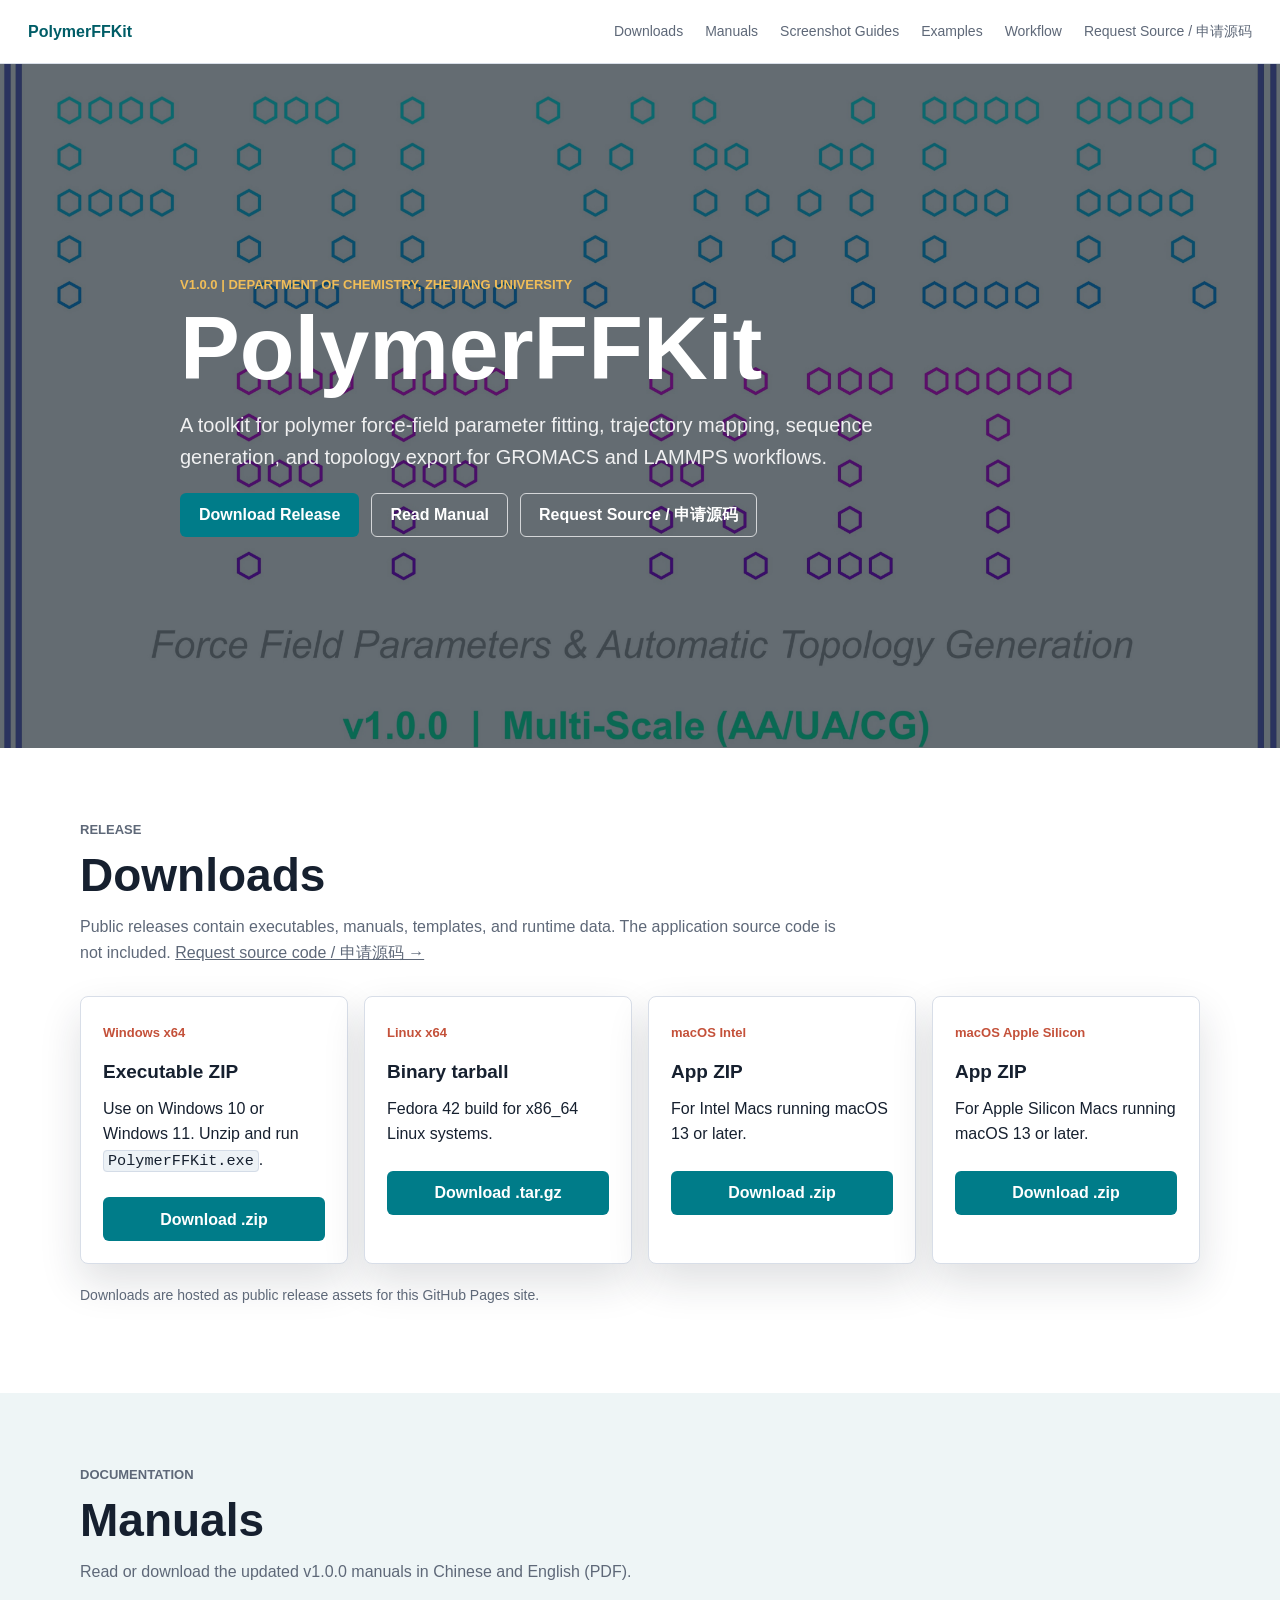
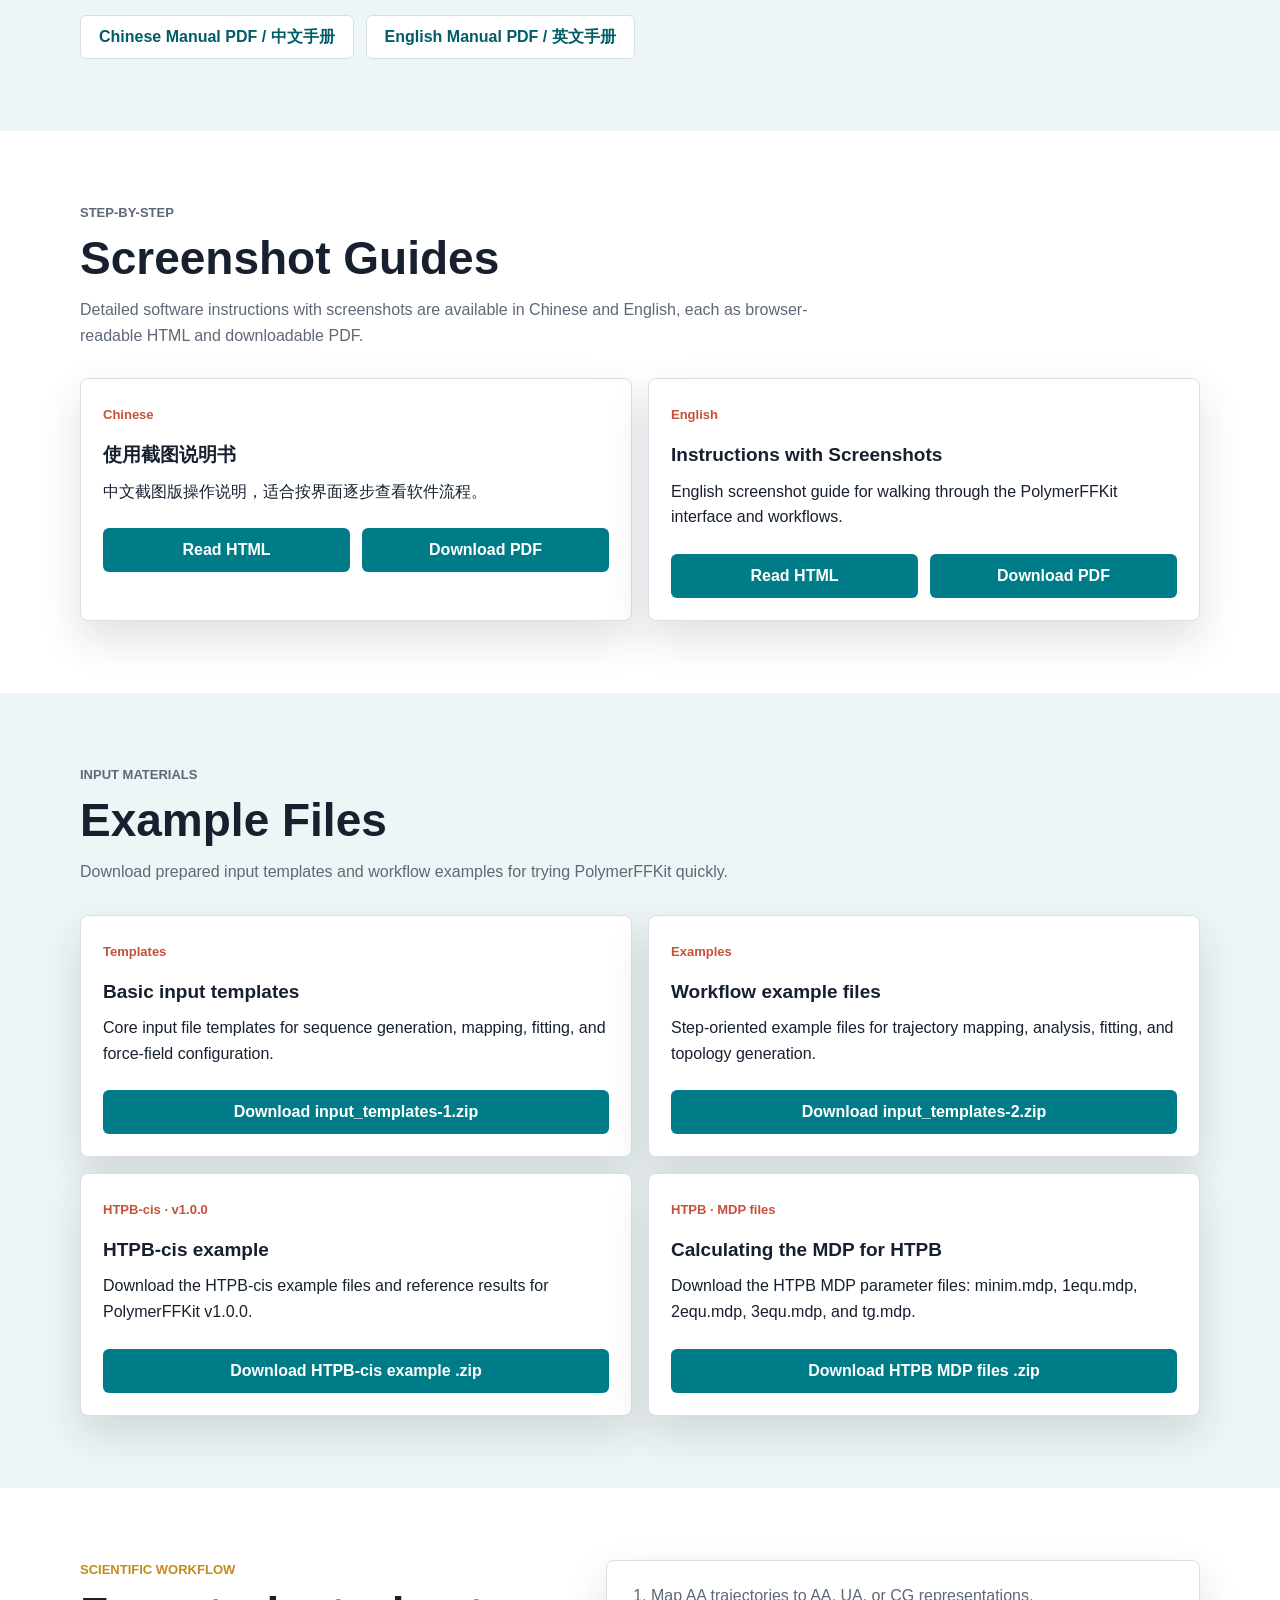
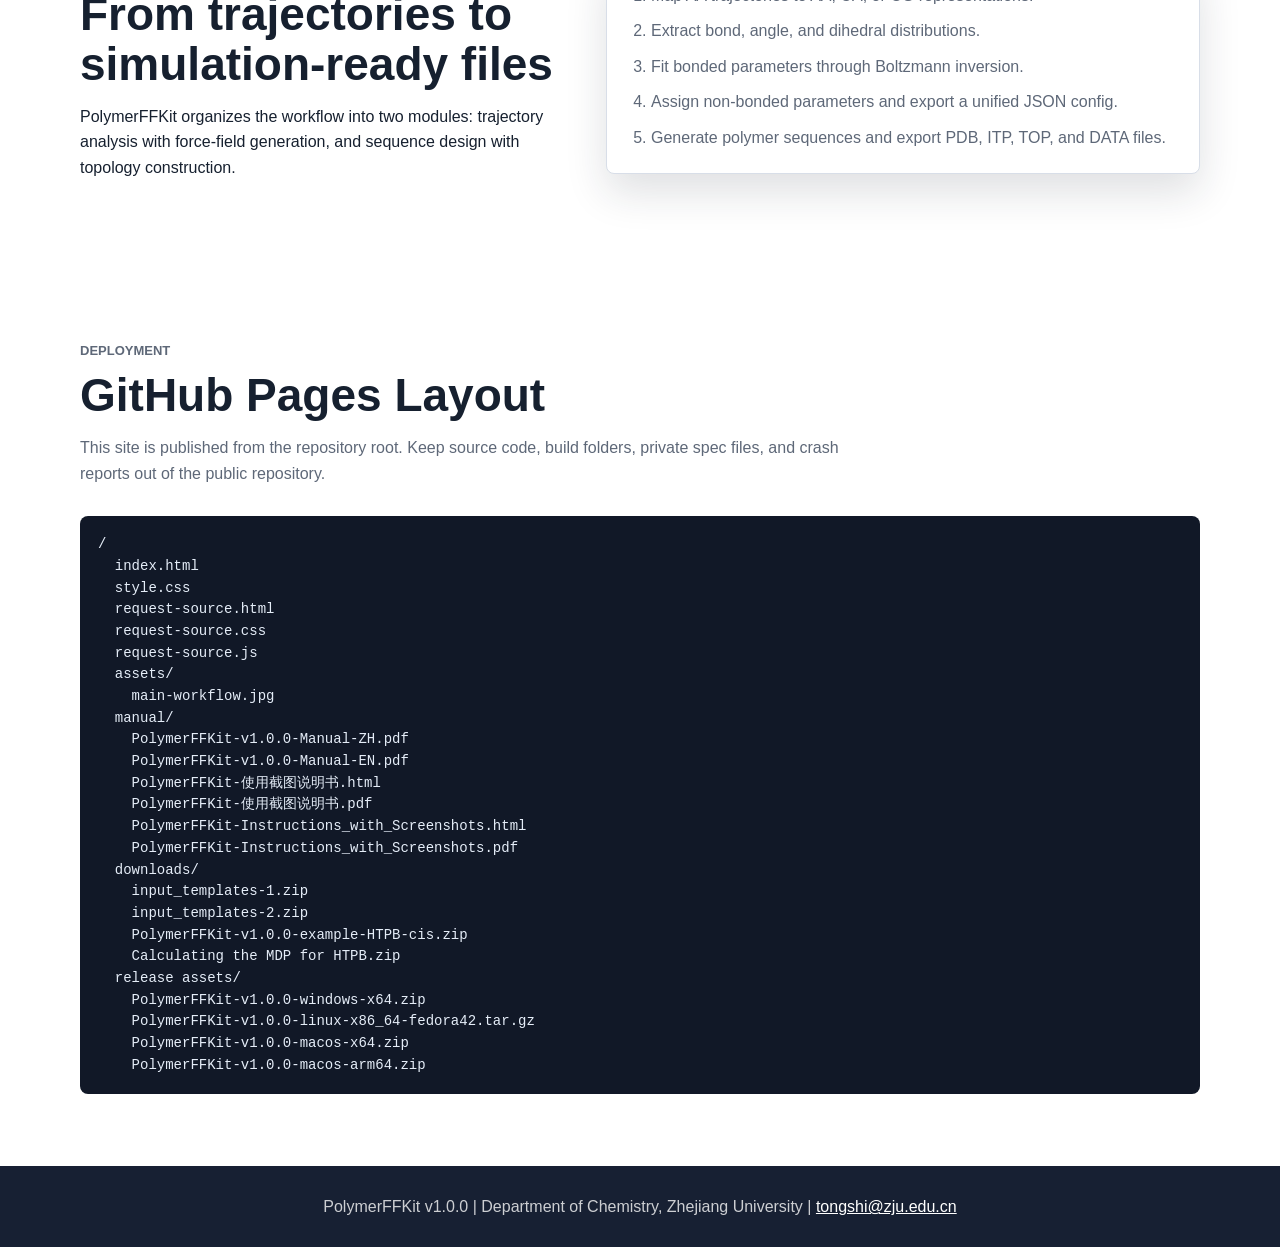
<file: index.html>
<!doctype html>
<html lang="en">
<head>
  <meta charset="utf-8">
  <meta name="viewport" content="width=device-width, initial-scale=1">
  <title>PolymerFFKit</title>
  <meta name="description" content="PolymerFFKit is a toolkit for polymer force-field fitting and topology generation.">
  <link rel="stylesheet" href="./style.css">
</head>
<body>
  <header class="site-header">
    <a class="brand" href="#top" aria-label="PolymerFFKit home">PolymerFFKit</a>
    <nav class="nav" aria-label="Primary navigation">
      <a href="#downloads">Downloads</a>
      <a href="#manuals">Manuals</a>
      <a href="#screenshot-guides">Screenshot Guides</a>
      <a href="#examples">Examples</a>
      <a href="#workflow">Workflow</a>
      <a href="./request-source.html">Request Source / 申请源码</a>
    </nav>
  </header>

  <main id="top">
    <section class="hero" aria-label="PolymerFFKit overview">
      <div class="hero-media" aria-hidden="true"></div>
      <div class="hero-content">
        <p class="eyebrow">v1.0.0 | Department of Chemistry, Zhejiang University</p>
        <h1>PolymerFFKit</h1>
        <p class="lead">A toolkit for polymer force-field parameter fitting, trajectory mapping, sequence generation, and topology export for GROMACS and LAMMPS workflows.</p>
        <div class="hero-actions">
          <a class="button primary" href="#downloads">Download Release</a>
          <a class="button secondary" href="./manual/PolymerFFKit-v1.0.0-Manual-EN.pdf">Read Manual</a>
          <a class="button secondary" href="./request-source.html">Request Source / 申请源码</a>
        </div>
      </div>
    </section>

    <section class="section" id="downloads">
      <div class="section-heading">
        <p class="eyebrow">Release</p>
        <h2>Downloads</h2>
        <p>Public releases contain executables, manuals, templates, and runtime data. The application source code is not included. <a href="./request-source.html">Request source code / 申请源码 →</a></p>
      </div>
      <div class="download-grid">
        <article class="download-card">
          <span class="platform">Windows x64</span>
          <h3>Executable ZIP</h3>
          <p>Use on Windows 10 or Windows 11. Unzip and run <code>PolymerFFKit.exe</code>.</p>
          <a class="button compact" href="https://github.com/tongshi0305-cpu/tongshi0305-cpu.github.io/releases/download/v1.0.0/PolymerFFKit-v1.0.0-windows-x64.zip">Download .zip</a>
        </article>
        <article class="download-card">
          <span class="platform">Linux x64</span>
          <h3>Binary tarball</h3>
          <p>Fedora 42 build for x86_64 Linux systems.</p>
          <a class="button compact" href="https://github.com/tongshi0305-cpu/tongshi0305-cpu.github.io/releases/download/v1.0.0/PolymerFFKit-v1.0.0-linux-x86_64-fedora42.tar.gz">Download .tar.gz</a>
        </article>
        <article class="download-card">
          <span class="platform">macOS Intel</span>
          <h3>App ZIP</h3>
          <p>For Intel Macs running macOS 13 or later.</p>
          <a class="button compact" href="https://github.com/tongshi0305-cpu/tongshi0305-cpu.github.io/releases/download/v1.0.0/PolymerFFKit-v1.0.0-macos-x64.zip">Download .zip</a>
        </article>
        <article class="download-card">
          <span class="platform">macOS Apple Silicon</span>
          <h3>App ZIP</h3>
          <p>For Apple Silicon Macs running macOS 13 or later.</p>
          <a class="button compact" href="https://github.com/tongshi0305-cpu/tongshi0305-cpu.github.io/releases/download/v1.0.0/PolymerFFKit-v1.0.0-macos-arm64.zip">Download .zip</a>
        </article>
      </div>
      <p class="note">Downloads are hosted as public release assets for this GitHub Pages site.</p>
    </section>

    <section class="section alt" id="manuals">
      <div class="section-heading">
        <p class="eyebrow">Documentation</p>
        <h2>Manuals</h2>
        <p>Read or download the updated v1.0.0 manuals in Chinese and English (PDF).</p>
      </div>
      <div class="manual-list">
        <a href="./manual/PolymerFFKit-v1.0.0-Manual-ZH.pdf">Chinese Manual PDF / 中文手册</a>
        <a href="./manual/PolymerFFKit-v1.0.0-Manual-EN.pdf">English Manual PDF / 英文手册</a>
      </div>
    </section>

    <section class="section" id="screenshot-guides">
      <div class="section-heading">
        <p class="eyebrow">Step-by-step</p>
        <h2>Screenshot Guides</h2>
        <p>Detailed software instructions with screenshots are available in Chinese and English, each as browser-readable HTML and downloadable PDF.</p>
      </div>
      <div class="resource-grid">
        <article class="resource-card">
          <span class="platform">Chinese</span>
          <h3>使用截图说明书</h3>
          <p>中文截图版操作说明，适合按界面逐步查看软件流程。</p>
          <div class="resource-actions">
            <a class="button compact" href="./manual/PolymerFFKit-使用截图说明书.html">Read HTML</a>
            <a class="button compact" href="./manual/PolymerFFKit-使用截图说明书.pdf">Download PDF</a>
          </div>
        </article>
        <article class="resource-card">
          <span class="platform">English</span>
          <h3>Instructions with Screenshots</h3>
          <p>English screenshot guide for walking through the PolymerFFKit interface and workflows.</p>
          <div class="resource-actions">
            <a class="button compact" href="./manual/PolymerFFKit-Instructions_with_Screenshots.html">Read HTML</a>
            <a class="button compact" href="./manual/PolymerFFKit-Instructions_with_Screenshots.pdf">Download PDF</a>
          </div>
        </article>
      </div>
    </section>

    <section class="section alt" id="examples">
      <div class="section-heading">
        <p class="eyebrow">Input Materials</p>
        <h2>Example Files</h2>
        <p>Download prepared input templates and workflow examples for trying PolymerFFKit quickly.</p>
      </div>
      <div class="resource-grid">
        <article class="resource-card">
          <span class="platform">Templates</span>
          <h3>Basic input templates</h3>
          <p>Core input file templates for sequence generation, mapping, fitting, and force-field configuration.</p>
          <a class="button compact" href="./downloads/input_templates-1.zip" download>Download input_templates-1.zip</a>
        </article>
        <article class="resource-card">
          <span class="platform">Examples</span>
          <h3>Workflow example files</h3>
          <p>Step-oriented example files for trajectory mapping, analysis, fitting, and topology generation.</p>
          <a class="button compact" href="./downloads/input_templates-2.zip" download>Download input_templates-2.zip</a>
        </article>
        <article class="resource-card">
          <span class="platform">HTPB-cis · v1.0.0</span>
          <h3>HTPB-cis example</h3>
          <p>Download the HTPB-cis example files and reference results for PolymerFFKit v1.0.0.</p>
          <a class="button compact" href="./downloads/PolymerFFKit-v1.0.0-example-HTPB-cis.zip" download>Download HTPB-cis example .zip</a>
        </article>
        <article class="resource-card">
          <span class="platform">HTPB · MDP files</span>
          <h3>Calculating the MDP for HTPB</h3>
          <p>Download the HTPB MDP parameter files: minim.mdp, 1equ.mdp, 2equ.mdp, 3equ.mdp, and tg.mdp.</p>
          <a class="button compact" href="./downloads/Calculating%20the%20MDP%20for%20HTPB.zip" download>Download HTPB MDP files .zip</a>
        </article>
      </div>
    </section>

    <section class="section split" id="workflow">
      <div>
        <p class="eyebrow">Scientific Workflow</p>
        <h2>From trajectories to simulation-ready files</h2>
        <p>PolymerFFKit organizes the workflow into two modules: trajectory analysis with force-field generation, and sequence design with topology construction.</p>
      </div>
      <div class="workflow-panel">
        <ol>
          <li>Map AA trajectories to AA, UA, or CG representations.</li>
          <li>Extract bond, angle, and dihedral distributions.</li>
          <li>Fit bonded parameters through Boltzmann inversion.</li>
          <li>Assign non-bonded parameters and export a unified JSON config.</li>
          <li>Generate polymer sequences and export PDB, ITP, TOP, and DATA files.</li>
        </ol>
      </div>
    </section>

    <section class="section" id="publish">
      <div class="section-heading">
        <p class="eyebrow">Deployment</p>
        <h2>GitHub Pages Layout</h2>
        <p>This site is published from the repository root. Keep source code, build folders, private spec files, and crash reports out of the public repository.</p>
      </div>
      <pre class="tree">/
  index.html
  style.css
  request-source.html
  request-source.css
  request-source.js
  assets/
    main-workflow.jpg
  manual/
    PolymerFFKit-v1.0.0-Manual-ZH.pdf
    PolymerFFKit-v1.0.0-Manual-EN.pdf
    PolymerFFKit-使用截图说明书.html
    PolymerFFKit-使用截图说明书.pdf
    PolymerFFKit-Instructions_with_Screenshots.html
    PolymerFFKit-Instructions_with_Screenshots.pdf
  downloads/
    input_templates-1.zip
    input_templates-2.zip
    PolymerFFKit-v1.0.0-example-HTPB-cis.zip
    Calculating the MDP for HTPB.zip
  release assets/
    PolymerFFKit-v1.0.0-windows-x64.zip
    PolymerFFKit-v1.0.0-linux-x86_64-fedora42.tar.gz
    PolymerFFKit-v1.0.0-macos-x64.zip
    PolymerFFKit-v1.0.0-macos-arm64.zip</pre>
    </section>
  </main>

  <footer class="footer">
    <p>PolymerFFKit v1.0.0 | Department of Chemistry, Zhejiang University | <a href="mailto:tongshi@zju.edu.cn">tongshi@zju.edu.cn</a></p>
  </footer>
</body>
</html>
</file>
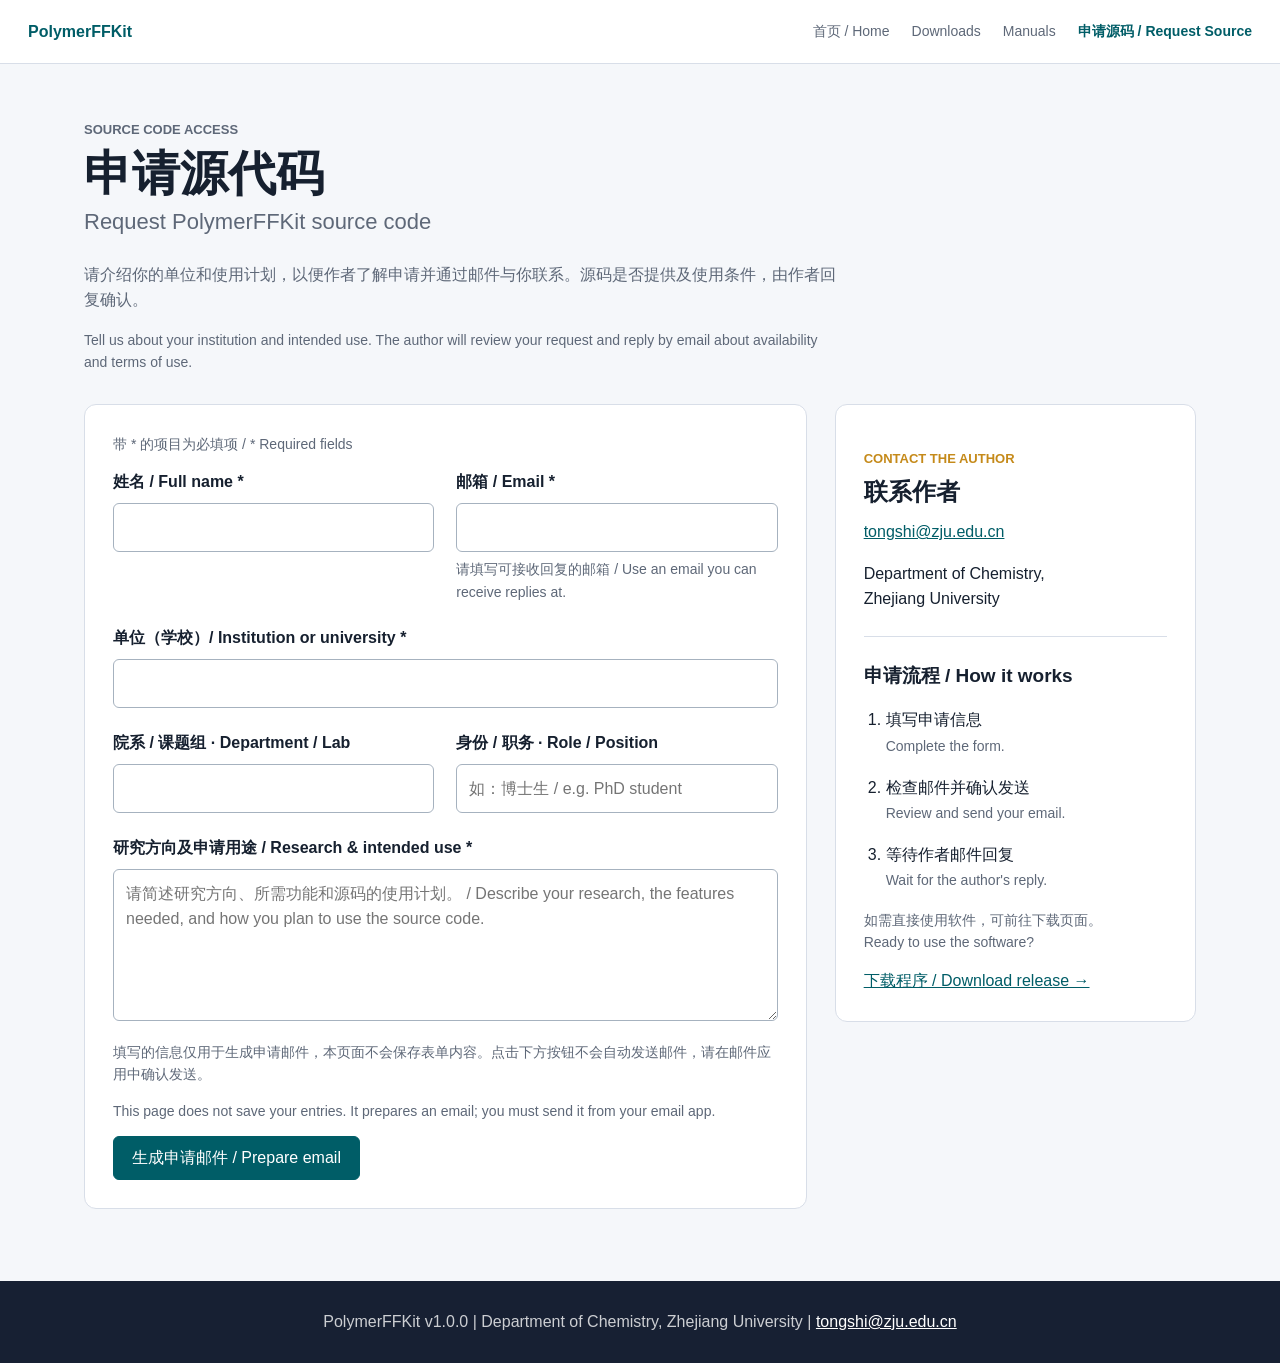
<file: request-source.html>
<!doctype html>
<html lang="zh-CN">
<head>
  <meta charset="utf-8">
  <meta name="viewport" content="width=device-width, initial-scale=1">
  <title>申请源码 · Request Source Code | PolymerFFKit</title>
  <meta name="description" content="填写单位、邮箱和研究用途，向 PolymerFFKit 作者申请源代码。Request PolymerFFKit source code.">
  <link rel="stylesheet" href="./style.css">
  <link rel="stylesheet" href="./request-source.css">
  <script src="./request-source.js" defer></script>
</head>
<body>
  <header class="site-header">
    <a class="brand" href="./index.html">PolymerFFKit</a>
    <nav class="nav" aria-label="Primary navigation">
      <a href="./index.html">首页 / Home</a>
      <a href="./index.html#downloads">Downloads</a>
      <a href="./index.html#manuals">Manuals</a>
      <a href="./request-source.html" aria-current="page">申请源码 / Request Source</a>
    </nav>
  </header>
  <main class="request-page">
    <div class="section-heading">
      <p class="eyebrow">Source Code Access</p>
      <h1>申请源代码</h1>
      <p class="request-subtitle">Request PolymerFFKit source code</p>
      <p>请介绍你的单位和使用计划，以便作者了解申请并通过邮件与你联系。源码是否提供及使用条件，由作者回复确认。</p>
      <p class="translation" lang="en">Tell us about your institution and intended use. The author will review your request and reply by email about availability and terms of use.</p>
    </div>
    <div class="request-layout">
      <form id="source-request" class="request-card">
        <p class="note">带 * 的项目为必填项 / * Required fields</p>
        <div class="request-fields">
          <div class="field">
            <label for="full-name">姓名 / Full name *</label>
            <input id="full-name" name="fullName" autocomplete="name" required maxlength="80">
          </div>
          <div class="field">
            <label for="email">邮箱 / Email *</label>
            <input id="email" name="email" type="email" autocomplete="email" required maxlength="160" aria-describedby="email-help">
            <small id="email-help">请填写可接收回复的邮箱 / Use an email you can receive replies at.</small>
          </div>
          <div class="field full-width">
            <label for="institution">单位（学校）/ Institution or university *</label>
            <input id="institution" name="institution" autocomplete="organization" required maxlength="160">
          </div>
          <div class="field">
            <label for="department">院系 / 课题组 · Department / Lab</label>
            <input id="department" name="department" maxlength="120">
          </div>
          <div class="field">
            <label for="role">身份 / 职务 · Role / Position</label>
            <input id="role" name="role" autocomplete="organization-title" maxlength="80" placeholder="如：博士生 / e.g. PhD student">
          </div>
          <div class="field full-width">
            <label for="purpose">研究方向及申请用途 / Research &amp; intended use *</label>
            <textarea id="purpose" name="purpose" rows="5" required maxlength="600" placeholder="请简述研究方向、所需功能和源码的使用计划。 / Describe your research, the features needed, and how you plan to use the source code."></textarea>
          </div>
        </div>
        <p class="note">填写的信息仅用于生成申请邮件，本页面不会保存表单内容。点击下方按钮不会自动发送邮件，请在邮件应用中确认发送。</p>
        <p class="translation" lang="en">This page does not save your entries. It prepares an email; you must send it from your email app.</p>
        <button class="button primary" type="submit" id="prepare-email" disabled>生成申请邮件 / Prepare email</button>
        <noscript><p>请启用 JavaScript 使用表单，或将以上信息直接发送至 <a href="mailto:tongshi@zju.edu.cn">tongshi@zju.edu.cn</a>。</p></noscript>
        <section id="email-result" class="email-result" hidden aria-labelledby="email-result-title">
          <h2 id="email-result-title" tabindex="-1">邮件已准备好 / Email ready</h2>
          <p>请检查内容，然后打开邮件应用发送。若无法打开，可复制内容到网页邮箱并发送至 <a href="mailto:tongshi@zju.edu.cn">tongshi@zju.edu.cn</a>。</p>
          <p class="translation" lang="en">Review the message, then open your email app to send it. Alternatively, copy it into your webmail and send it to the address above.</p>
          <label for="email-preview">邮件主题和正文 / Subject and message</label>
          <textarea id="email-preview" rows="13" readonly></textarea>
          <div class="request-actions">
            <a id="open-email" class="button primary">打开邮件应用 / Open email app</a>
            <button id="copy-email" class="button" type="button">复制内容 / Copy message</button>
          </div>
          <p id="copy-status" role="status" aria-live="polite"></p>
        </section>
      </form>
      <aside class="request-card request-info" aria-label="申请说明 / Request information">
        <p class="eyebrow">Contact the author</p>
        <h2>联系作者</h2>
        <a href="mailto:tongshi@zju.edu.cn">tongshi@zju.edu.cn</a>
        <p>Department of Chemistry,<br>Zhejiang University</p>
        <hr>
        <h3>申请流程 / How it works</h3>
        <ol>
          <li>填写申请信息<br><span lang="en">Complete the form.</span></li>
          <li>检查邮件并确认发送<br><span lang="en">Review and send your email.</span></li>
          <li>等待作者邮件回复<br><span lang="en">Wait for the author's reply.</span></li>
        </ol>
        <p class="note">如需直接使用软件，可前往下载页面。<br><span lang="en">Ready to use the software?</span></p>
        <a href="./index.html#downloads">下载程序 / Download release →</a>
      </aside>
    </div>
  </main>
  <footer class="footer"><p>PolymerFFKit v1.0.0 | Department of Chemistry, Zhejiang University | <a href="mailto:tongshi@zju.edu.cn">tongshi@zju.edu.cn</a></p></footer>
</body>
</html>
</file>
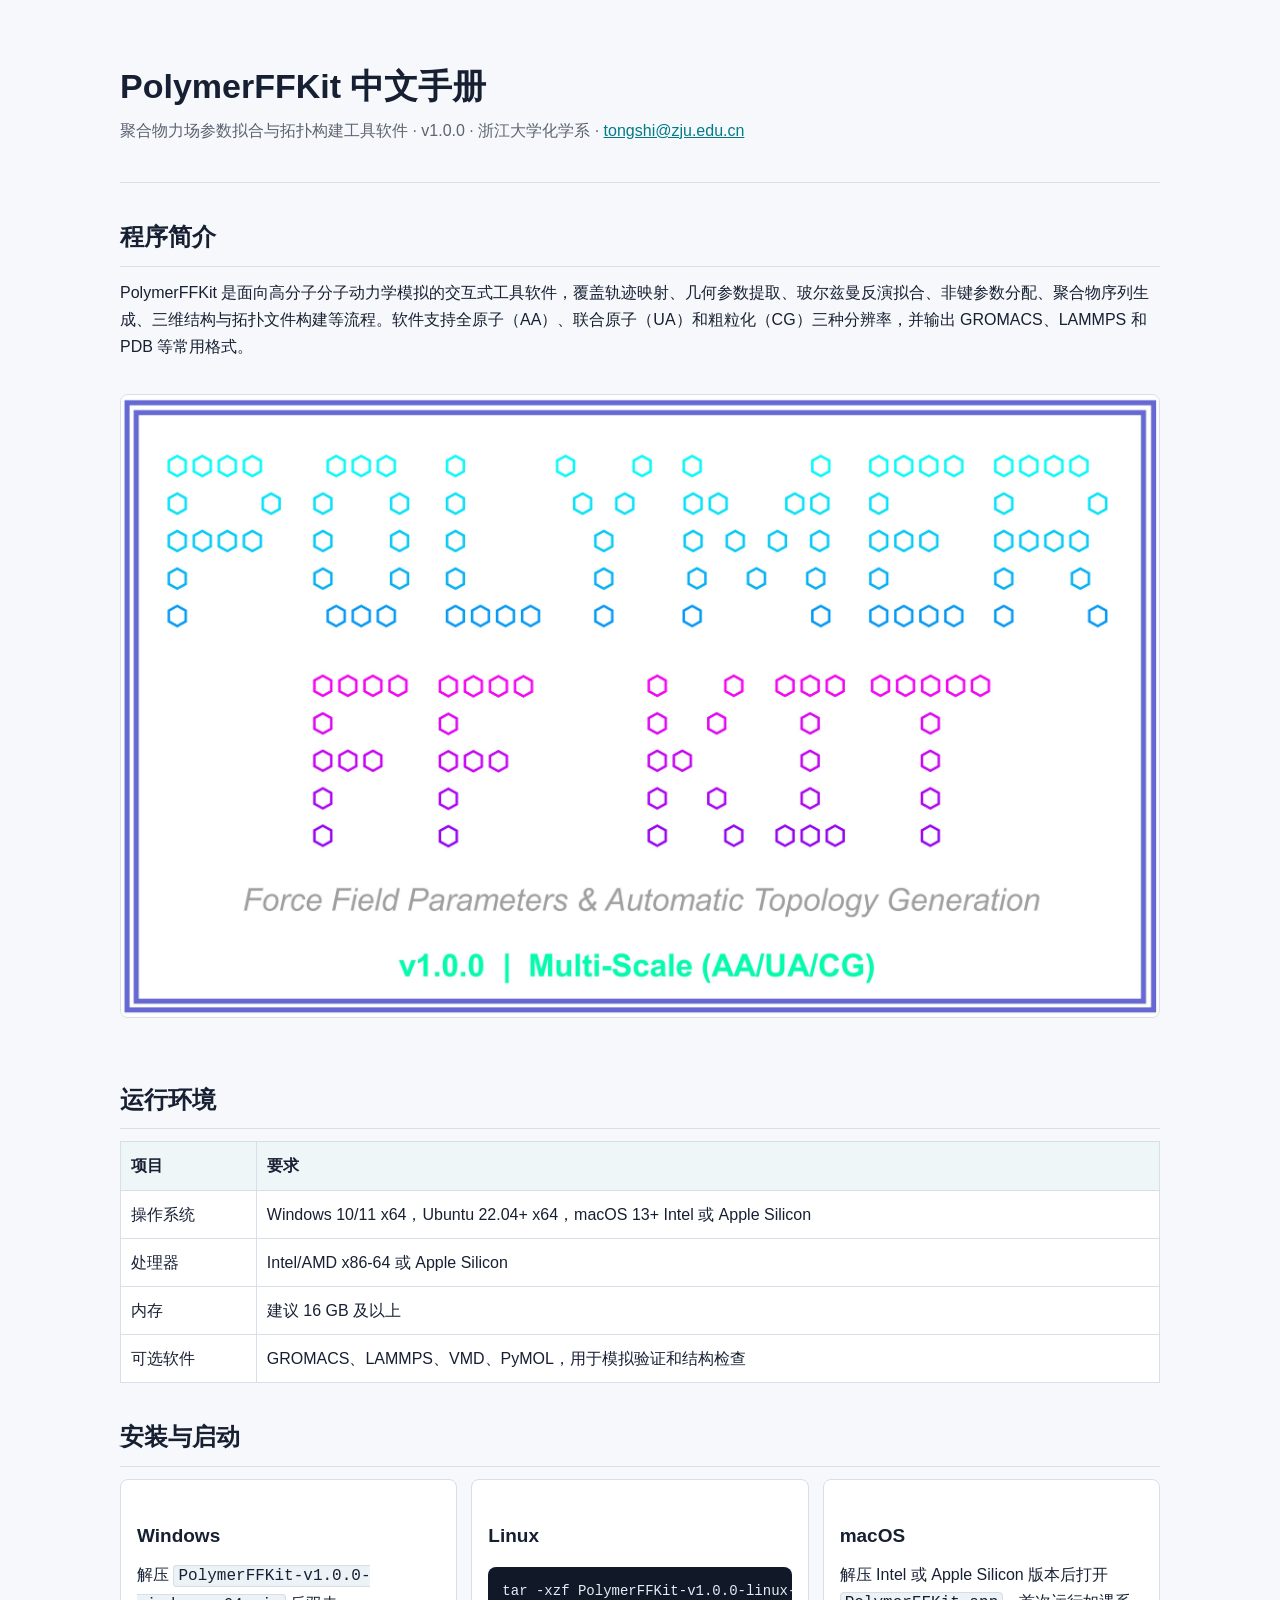
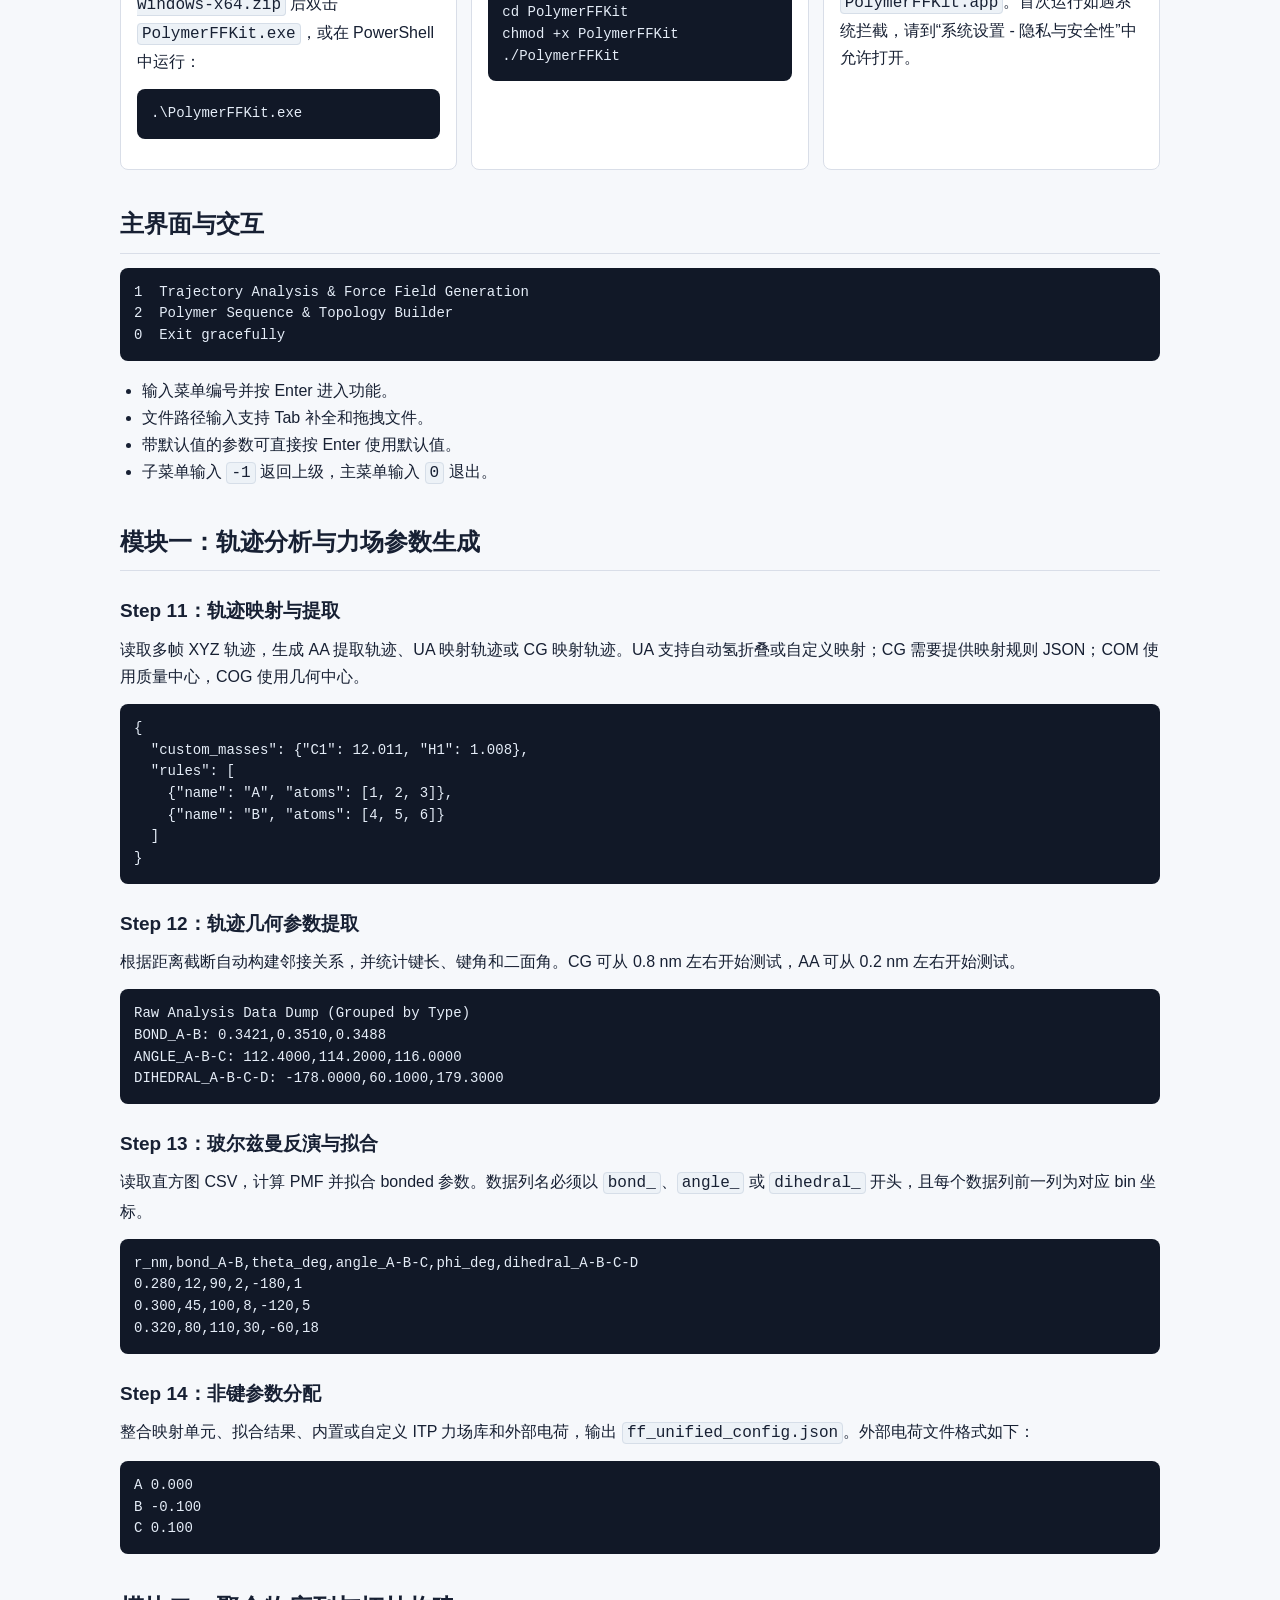
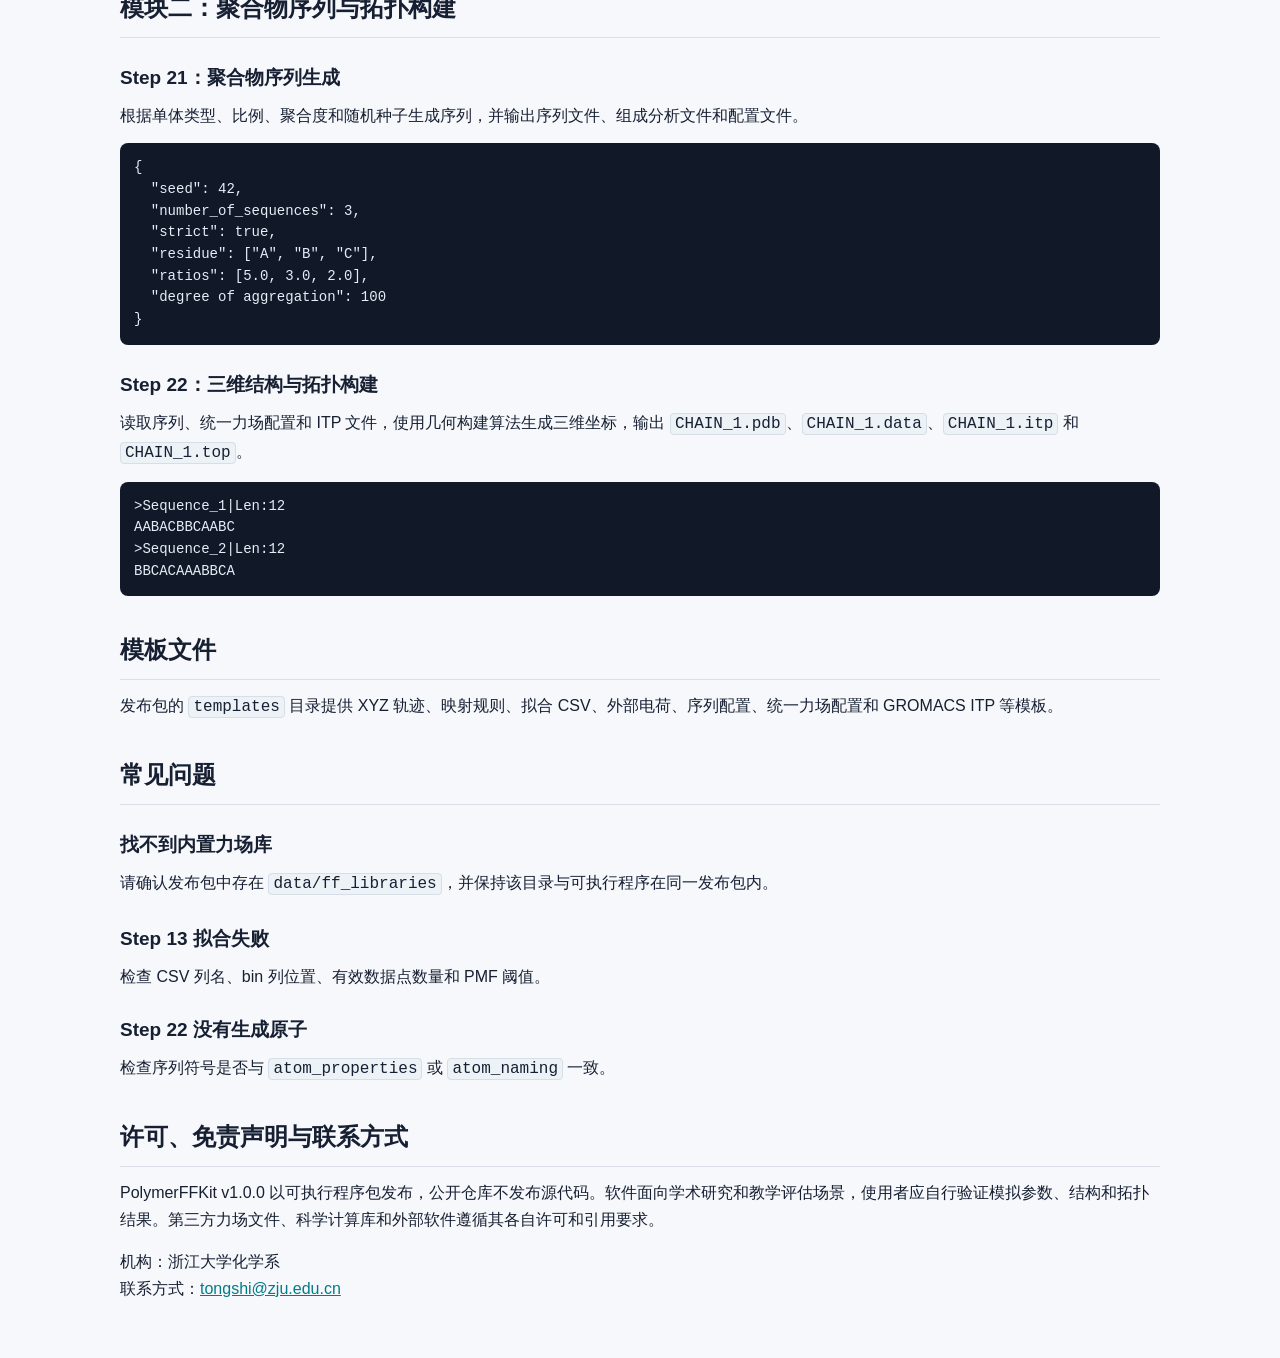
<file: manual/Chinese_Manual.html>
<!doctype html>
<html lang="zh-CN">
<head>
  <meta charset="utf-8">
  <meta name="viewport" content="width=device-width, initial-scale=1">
  <title>PolymerFFKit 中文手册</title>
  <style>
    :root{color-scheme:light;--ink:#172033;--muted:#5c6472;--line:#d9dee8;--accent:#007c89;--bg:#f6f8fb;--panel:#ffffff}
    *{box-sizing:border-box}
    body{margin:0;background:var(--bg);color:var(--ink);font:16px/1.7 -apple-system,BlinkMacSystemFont,"Segoe UI","Microsoft YaHei",Arial,sans-serif}
    main{max-width:1080px;margin:0 auto;padding:32px 20px 64px}
    header{padding:34px 0 24px;border-bottom:1px solid var(--line)}
    h1{font-size:34px;line-height:1.2;margin:0 0 10px}
    h2{font-size:24px;margin:34px 0 12px;border-bottom:1px solid var(--line);padding-bottom:8px}
    h3{font-size:19px;margin:24px 0 8px}
    p{margin:8px 0 14px}
    a{color:var(--accent)}
    .meta{color:var(--muted)}
    .hero{width:100%;border:1px solid var(--line);border-radius:8px;margin:20px 0;background:#fff}
    .grid{display:grid;grid-template-columns:repeat(auto-fit,minmax(240px,1fr));gap:14px}
    .box{background:var(--panel);border:1px solid var(--line);border-radius:8px;padding:16px}
    table{border-collapse:collapse;width:100%;background:#fff;margin:12px 0}
    th,td{border:1px solid var(--line);padding:10px;text-align:left;vertical-align:top}
    th{background:#eef6f7}
    code{background:#edf2f7;border:1px solid #d6dee8;border-radius:4px;padding:1px 4px;font-family:Consolas,monospace}
    pre{overflow:auto;background:#111827;color:#e5edf8;border-radius:8px;padding:14px;font:14px/1.55 Consolas,monospace}
    ul,ol{padding-left:22px}
    @media print{body{background:#fff}main{max-width:none;padding:0}a{color:#000}.box{break-inside:avoid}}
  </style>
</head>
<body>
<main>
  <header>
    <h1>PolymerFFKit 中文手册</h1>
    <p class="meta">聚合物力场参数拟合与拓扑构建工具软件 · v1.0.0 · 浙江大学化学系 · <a href="mailto:tongshi@zju.edu.cn">tongshi@zju.edu.cn</a></p>
  </header>

  <section>
    <h2>程序简介</h2>
    <p>PolymerFFKit 是面向高分子分子动力学模拟的交互式工具软件，覆盖轨迹映射、几何参数提取、玻尔兹曼反演拟合、非键参数分配、聚合物序列生成、三维结构与拓扑文件构建等流程。软件支持全原子（AA）、联合原子（UA）和粗粒化（CG）三种分辨率，并输出 GROMACS、LAMMPS 和 PDB 等常用格式。</p>
    <img class="hero" src="main-workflow.jpg" alt="PolymerFFKit 主页面与工作流">
  </section>

  <section>
    <h2>运行环境</h2>
    <table>
      <tr><th>项目</th><th>要求</th></tr>
      <tr><td>操作系统</td><td>Windows 10/11 x64，Ubuntu 22.04+ x64，macOS 13+ Intel 或 Apple Silicon</td></tr>
      <tr><td>处理器</td><td>Intel/AMD x86-64 或 Apple Silicon</td></tr>
      <tr><td>内存</td><td>建议 16 GB 及以上</td></tr>
      <tr><td>可选软件</td><td>GROMACS、LAMMPS、VMD、PyMOL，用于模拟验证和结构检查</td></tr>
    </table>
  </section>

  <section>
    <h2>安装与启动</h2>
    <div class="grid">
      <div class="box">
        <h3>Windows</h3>
        <p>解压 <code>PolymerFFKit-v1.0.0-windows-x64.zip</code> 后双击 <code>PolymerFFKit.exe</code>，或在 PowerShell 中运行：</p>
        <pre>.\PolymerFFKit.exe</pre>
      </div>
      <div class="box">
        <h3>Linux</h3>
        <pre>tar -xzf PolymerFFKit-v1.0.0-linux-x64.tar.gz
cd PolymerFFKit
chmod +x PolymerFFKit
./PolymerFFKit</pre>
      </div>
      <div class="box">
        <h3>macOS</h3>
        <p>解压 Intel 或 Apple Silicon 版本后打开 <code>PolymerFFKit.app</code>。首次运行如遇系统拦截，请到“系统设置 - 隐私与安全性”中允许打开。</p>
      </div>
    </div>
  </section>

  <section>
    <h2>主界面与交互</h2>
    <pre>1  Trajectory Analysis & Force Field Generation
2  Polymer Sequence & Topology Builder
0  Exit gracefully</pre>
    <ul>
      <li>输入菜单编号并按 Enter 进入功能。</li>
      <li>文件路径输入支持 Tab 补全和拖拽文件。</li>
      <li>带默认值的参数可直接按 Enter 使用默认值。</li>
      <li>子菜单输入 <code>-1</code> 返回上级，主菜单输入 <code>0</code> 退出。</li>
    </ul>
  </section>

  <section>
    <h2>模块一：轨迹分析与力场参数生成</h2>
    <h3>Step 11：轨迹映射与提取</h3>
    <p>读取多帧 XYZ 轨迹，生成 AA 提取轨迹、UA 映射轨迹或 CG 映射轨迹。UA 支持自动氢折叠或自定义映射；CG 需要提供映射规则 JSON；COM 使用质量中心，COG 使用几何中心。</p>
    <pre>{
  "custom_masses": {"C1": 12.011, "H1": 1.008},
  "rules": [
    {"name": "A", "atoms": [1, 2, 3]},
    {"name": "B", "atoms": [4, 5, 6]}
  ]
}</pre>

    <h3>Step 12：轨迹几何参数提取</h3>
    <p>根据距离截断自动构建邻接关系，并统计键长、键角和二面角。CG 可从 0.8 nm 左右开始测试，AA 可从 0.2 nm 左右开始测试。</p>
    <pre>Raw Analysis Data Dump (Grouped by Type)
BOND_A-B: 0.3421,0.3510,0.3488
ANGLE_A-B-C: 112.4000,114.2000,116.0000
DIHEDRAL_A-B-C-D: -178.0000,60.1000,179.3000</pre>

    <h3>Step 13：玻尔兹曼反演与拟合</h3>
    <p>读取直方图 CSV，计算 PMF 并拟合 bonded 参数。数据列名必须以 <code>bond_</code>、<code>angle_</code> 或 <code>dihedral_</code> 开头，且每个数据列前一列为对应 bin 坐标。</p>
    <pre>r_nm,bond_A-B,theta_deg,angle_A-B-C,phi_deg,dihedral_A-B-C-D
0.280,12,90,2,-180,1
0.300,45,100,8,-120,5
0.320,80,110,30,-60,18</pre>

    <h3>Step 14：非键参数分配</h3>
    <p>整合映射单元、拟合结果、内置或自定义 ITP 力场库和外部电荷，输出 <code>ff_unified_config.json</code>。外部电荷文件格式如下：</p>
    <pre>A 0.000
B -0.100
C 0.100</pre>
  </section>

  <section>
    <h2>模块二：聚合物序列与拓扑构建</h2>
    <h3>Step 21：聚合物序列生成</h3>
    <p>根据单体类型、比例、聚合度和随机种子生成序列，并输出序列文件、组成分析文件和配置文件。</p>
    <pre>{
  "seed": 42,
  "number_of_sequences": 3,
  "strict": true,
  "residue": ["A", "B", "C"],
  "ratios": [5.0, 3.0, 2.0],
  "degree of aggregation": 100
}</pre>

    <h3>Step 22：三维结构与拓扑构建</h3>
    <p>读取序列、统一力场配置和 ITP 文件，使用几何构建算法生成三维坐标，输出 <code>CHAIN_1.pdb</code>、<code>CHAIN_1.data</code>、<code>CHAIN_1.itp</code> 和 <code>CHAIN_1.top</code>。</p>
    <pre>&gt;Sequence_1|Len:12
AABACBBCAABC
&gt;Sequence_2|Len:12
BBCACAAABBCA</pre>
  </section>

  <section>
    <h2>模板文件</h2>
    <p>发布包的 <code>templates</code> 目录提供 XYZ 轨迹、映射规则、拟合 CSV、外部电荷、序列配置、统一力场配置和 GROMACS ITP 等模板。</p>
  </section>

  <section>
    <h2>常见问题</h2>
    <h3>找不到内置力场库</h3>
    <p>请确认发布包中存在 <code>data/ff_libraries</code>，并保持该目录与可执行程序在同一发布包内。</p>
    <h3>Step 13 拟合失败</h3>
    <p>检查 CSV 列名、bin 列位置、有效数据点数量和 PMF 阈值。</p>
    <h3>Step 22 没有生成原子</h3>
    <p>检查序列符号是否与 <code>atom_properties</code> 或 <code>atom_naming</code> 一致。</p>
  </section>

  <section>
    <h2>许可、免责声明与联系方式</h2>
    <p>PolymerFFKit v1.0.0 以可执行程序包发布，公开仓库不发布源代码。软件面向学术研究和教学评估场景，使用者应自行验证模拟参数、结构和拓扑结果。第三方力场文件、科学计算库和外部软件遵循其各自许可和引用要求。</p>
    <p>机构：浙江大学化学系<br>联系方式：<a href="mailto:tongshi@zju.edu.cn">tongshi@zju.edu.cn</a></p>
  </section>
</main>
</body>
</html>
</file>
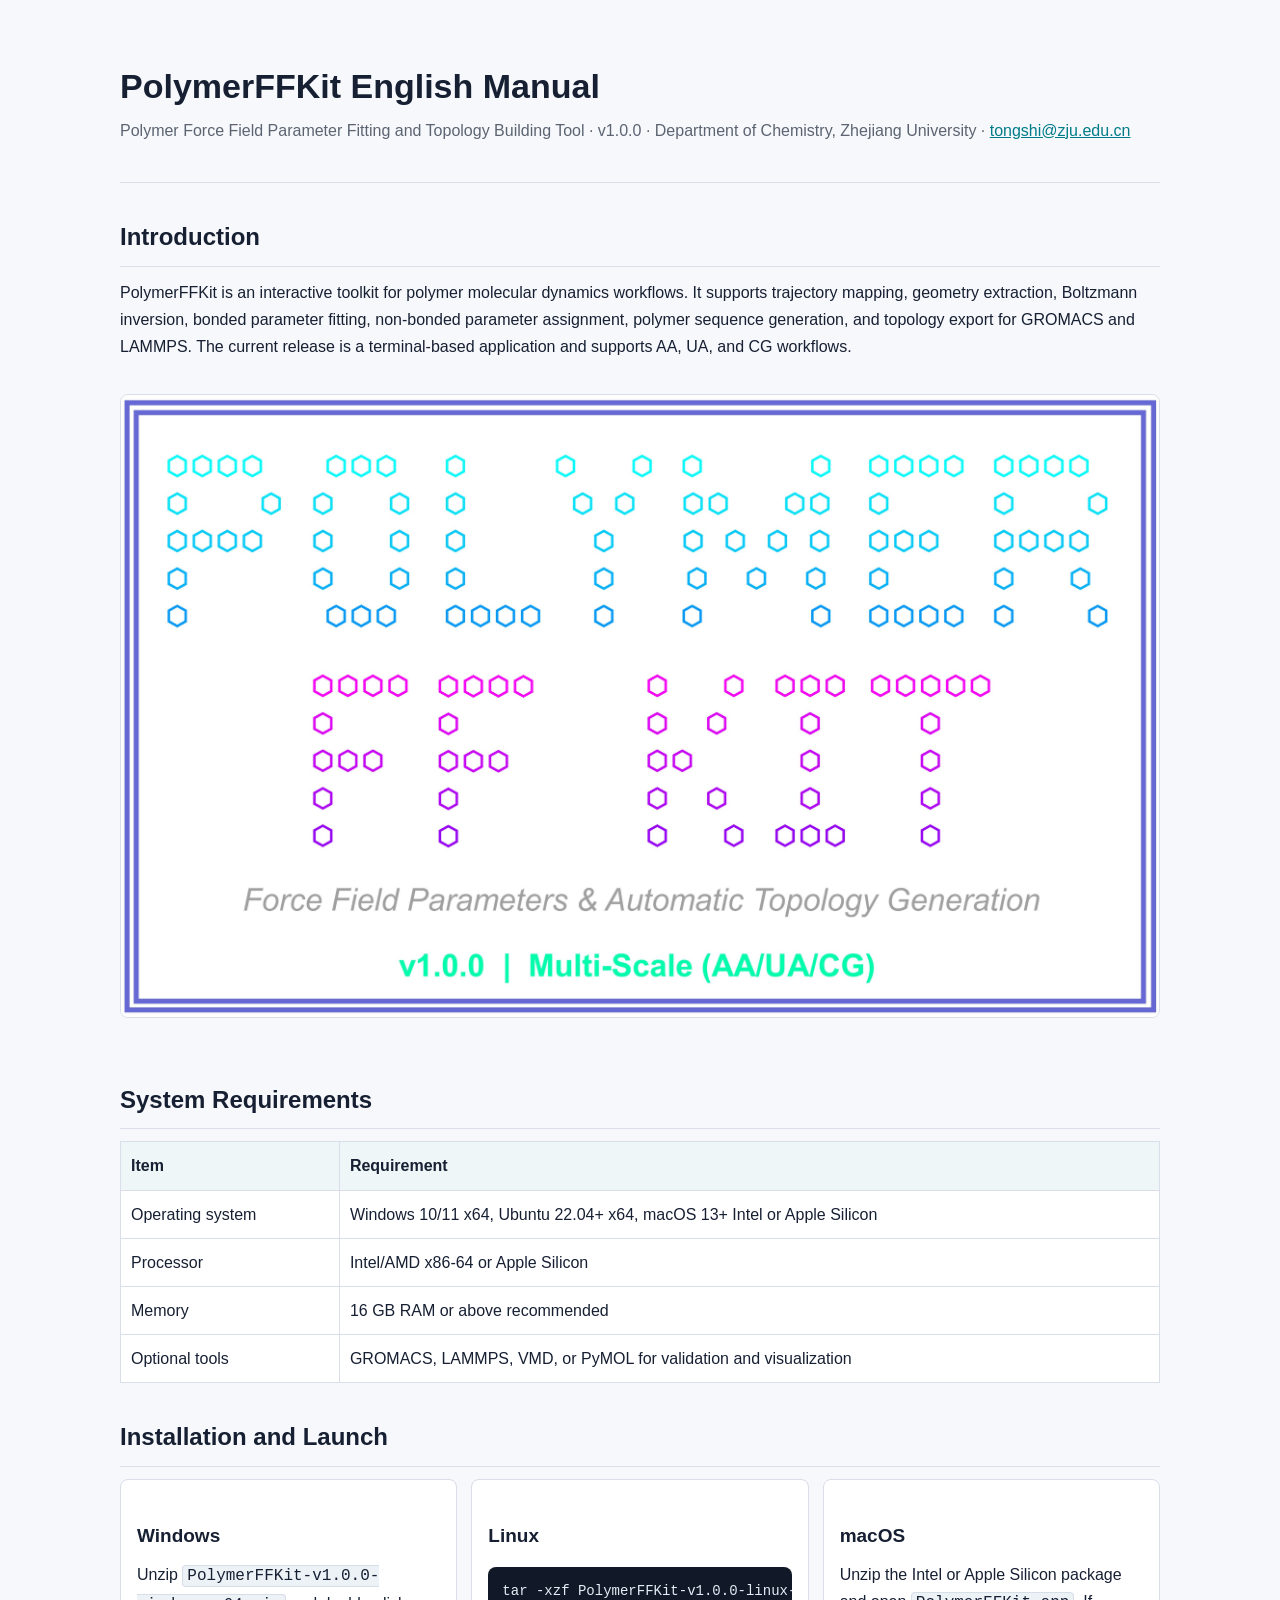
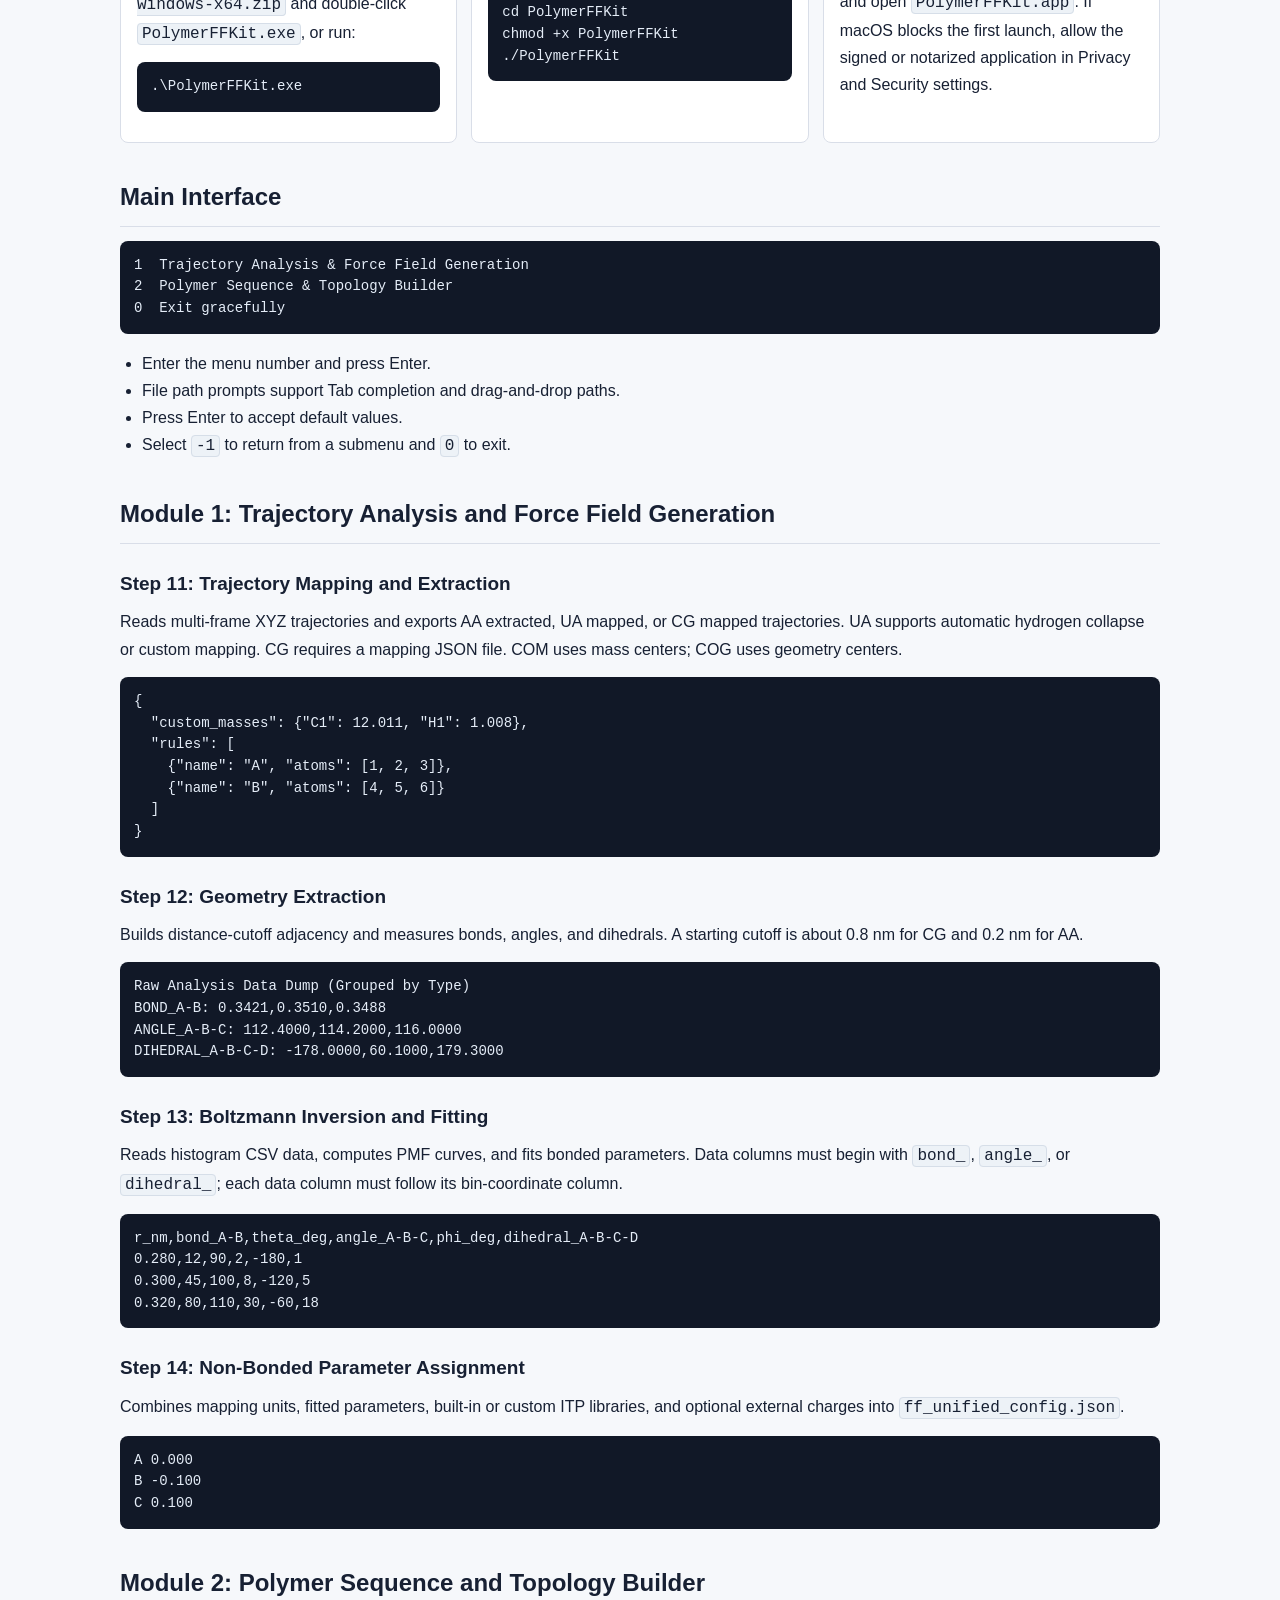
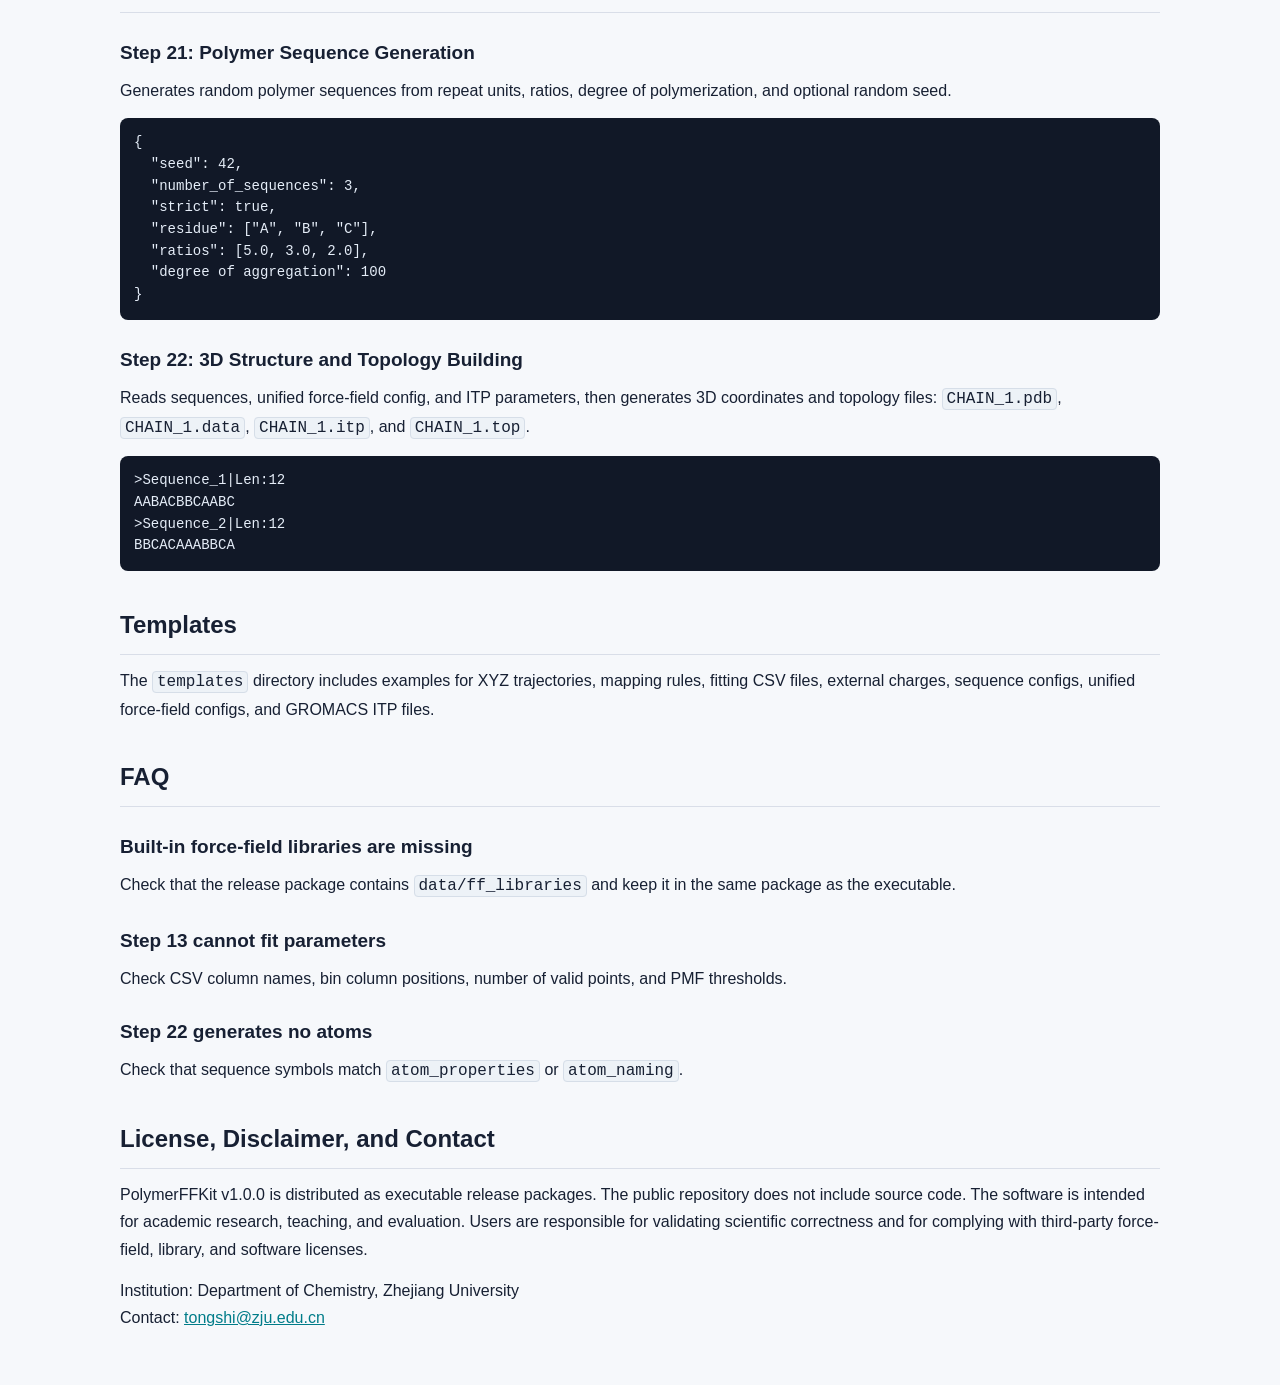
<file: manual/English_Manual.html>
<!doctype html>
<html lang="en">
<head>
  <meta charset="utf-8">
  <meta name="viewport" content="width=device-width, initial-scale=1">
  <title>PolymerFFKit English Manual</title>
  <style>
    :root{color-scheme:light;--ink:#172033;--muted:#5c6472;--line:#d9dee8;--accent:#007c89;--bg:#f6f8fb;--panel:#ffffff}
    *{box-sizing:border-box}
    body{margin:0;background:var(--bg);color:var(--ink);font:16px/1.7 -apple-system,BlinkMacSystemFont,"Segoe UI",Arial,sans-serif}
    main{max-width:1080px;margin:0 auto;padding:32px 20px 64px}
    header{padding:34px 0 24px;border-bottom:1px solid var(--line)}
    h1{font-size:34px;line-height:1.2;margin:0 0 10px}
    h2{font-size:24px;margin:34px 0 12px;border-bottom:1px solid var(--line);padding-bottom:8px}
    h3{font-size:19px;margin:24px 0 8px}
    p{margin:8px 0 14px}
    a{color:var(--accent)}
    .meta{color:var(--muted)}
    .hero{width:100%;border:1px solid var(--line);border-radius:8px;margin:20px 0;background:#fff}
    .grid{display:grid;grid-template-columns:repeat(auto-fit,minmax(240px,1fr));gap:14px}
    .box{background:var(--panel);border:1px solid var(--line);border-radius:8px;padding:16px}
    table{border-collapse:collapse;width:100%;background:#fff;margin:12px 0}
    th,td{border:1px solid var(--line);padding:10px;text-align:left;vertical-align:top}
    th{background:#eef6f7}
    code{background:#edf2f7;border:1px solid #d6dee8;border-radius:4px;padding:1px 4px;font-family:Consolas,monospace}
    pre{overflow:auto;background:#111827;color:#e5edf8;border-radius:8px;padding:14px;font:14px/1.55 Consolas,monospace}
    ul,ol{padding-left:22px}
    @media print{body{background:#fff}main{max-width:none;padding:0}a{color:#000}.box{break-inside:avoid}}
  </style>
</head>
<body>
<main>
  <header>
    <h1>PolymerFFKit English Manual</h1>
    <p class="meta">Polymer Force Field Parameter Fitting and Topology Building Tool · v1.0.0 · Department of Chemistry, Zhejiang University · <a href="mailto:tongshi@zju.edu.cn">tongshi@zju.edu.cn</a></p>
  </header>

  <section>
    <h2>Introduction</h2>
    <p>PolymerFFKit is an interactive toolkit for polymer molecular dynamics workflows. It supports trajectory mapping, geometry extraction, Boltzmann inversion, bonded parameter fitting, non-bonded parameter assignment, polymer sequence generation, and topology export for GROMACS and LAMMPS. The current release is a terminal-based application and supports AA, UA, and CG workflows.</p>
    <img class="hero" src="main-workflow.jpg" alt="PolymerFFKit main page and workflow">
  </section>

  <section>
    <h2>System Requirements</h2>
    <table>
      <tr><th>Item</th><th>Requirement</th></tr>
      <tr><td>Operating system</td><td>Windows 10/11 x64, Ubuntu 22.04+ x64, macOS 13+ Intel or Apple Silicon</td></tr>
      <tr><td>Processor</td><td>Intel/AMD x86-64 or Apple Silicon</td></tr>
      <tr><td>Memory</td><td>16 GB RAM or above recommended</td></tr>
      <tr><td>Optional tools</td><td>GROMACS, LAMMPS, VMD, or PyMOL for validation and visualization</td></tr>
    </table>
  </section>

  <section>
    <h2>Installation and Launch</h2>
    <div class="grid">
      <div class="box">
        <h3>Windows</h3>
        <p>Unzip <code>PolymerFFKit-v1.0.0-windows-x64.zip</code> and double-click <code>PolymerFFKit.exe</code>, or run:</p>
        <pre>.\PolymerFFKit.exe</pre>
      </div>
      <div class="box">
        <h3>Linux</h3>
        <pre>tar -xzf PolymerFFKit-v1.0.0-linux-x64.tar.gz
cd PolymerFFKit
chmod +x PolymerFFKit
./PolymerFFKit</pre>
      </div>
      <div class="box">
        <h3>macOS</h3>
        <p>Unzip the Intel or Apple Silicon package and open <code>PolymerFFKit.app</code>. If macOS blocks the first launch, allow the signed or notarized application in Privacy and Security settings.</p>
      </div>
    </div>
  </section>

  <section>
    <h2>Main Interface</h2>
    <pre>1  Trajectory Analysis & Force Field Generation
2  Polymer Sequence & Topology Builder
0  Exit gracefully</pre>
    <ul>
      <li>Enter the menu number and press Enter.</li>
      <li>File path prompts support Tab completion and drag-and-drop paths.</li>
      <li>Press Enter to accept default values.</li>
      <li>Select <code>-1</code> to return from a submenu and <code>0</code> to exit.</li>
    </ul>
  </section>

  <section>
    <h2>Module 1: Trajectory Analysis and Force Field Generation</h2>
    <h3>Step 11: Trajectory Mapping and Extraction</h3>
    <p>Reads multi-frame XYZ trajectories and exports AA extracted, UA mapped, or CG mapped trajectories. UA supports automatic hydrogen collapse or custom mapping. CG requires a mapping JSON file. COM uses mass centers; COG uses geometry centers.</p>
    <pre>{
  "custom_masses": {"C1": 12.011, "H1": 1.008},
  "rules": [
    {"name": "A", "atoms": [1, 2, 3]},
    {"name": "B", "atoms": [4, 5, 6]}
  ]
}</pre>

    <h3>Step 12: Geometry Extraction</h3>
    <p>Builds distance-cutoff adjacency and measures bonds, angles, and dihedrals. A starting cutoff is about 0.8 nm for CG and 0.2 nm for AA.</p>
    <pre>Raw Analysis Data Dump (Grouped by Type)
BOND_A-B: 0.3421,0.3510,0.3488
ANGLE_A-B-C: 112.4000,114.2000,116.0000
DIHEDRAL_A-B-C-D: -178.0000,60.1000,179.3000</pre>

    <h3>Step 13: Boltzmann Inversion and Fitting</h3>
    <p>Reads histogram CSV data, computes PMF curves, and fits bonded parameters. Data columns must begin with <code>bond_</code>, <code>angle_</code>, or <code>dihedral_</code>; each data column must follow its bin-coordinate column.</p>
    <pre>r_nm,bond_A-B,theta_deg,angle_A-B-C,phi_deg,dihedral_A-B-C-D
0.280,12,90,2,-180,1
0.300,45,100,8,-120,5
0.320,80,110,30,-60,18</pre>

    <h3>Step 14: Non-Bonded Parameter Assignment</h3>
    <p>Combines mapping units, fitted parameters, built-in or custom ITP libraries, and optional external charges into <code>ff_unified_config.json</code>.</p>
    <pre>A 0.000
B -0.100
C 0.100</pre>
  </section>

  <section>
    <h2>Module 2: Polymer Sequence and Topology Builder</h2>
    <h3>Step 21: Polymer Sequence Generation</h3>
    <p>Generates random polymer sequences from repeat units, ratios, degree of polymerization, and optional random seed.</p>
    <pre>{
  "seed": 42,
  "number_of_sequences": 3,
  "strict": true,
  "residue": ["A", "B", "C"],
  "ratios": [5.0, 3.0, 2.0],
  "degree of aggregation": 100
}</pre>

    <h3>Step 22: 3D Structure and Topology Building</h3>
    <p>Reads sequences, unified force-field config, and ITP parameters, then generates 3D coordinates and topology files: <code>CHAIN_1.pdb</code>, <code>CHAIN_1.data</code>, <code>CHAIN_1.itp</code>, and <code>CHAIN_1.top</code>.</p>
    <pre>&gt;Sequence_1|Len:12
AABACBBCAABC
&gt;Sequence_2|Len:12
BBCACAAABBCA</pre>
  </section>

  <section>
    <h2>Templates</h2>
    <p>The <code>templates</code> directory includes examples for XYZ trajectories, mapping rules, fitting CSV files, external charges, sequence configs, unified force-field configs, and GROMACS ITP files.</p>
  </section>

  <section>
    <h2>FAQ</h2>
    <h3>Built-in force-field libraries are missing</h3>
    <p>Check that the release package contains <code>data/ff_libraries</code> and keep it in the same package as the executable.</p>
    <h3>Step 13 cannot fit parameters</h3>
    <p>Check CSV column names, bin column positions, number of valid points, and PMF thresholds.</p>
    <h3>Step 22 generates no atoms</h3>
    <p>Check that sequence symbols match <code>atom_properties</code> or <code>atom_naming</code>.</p>
  </section>

  <section>
    <h2>License, Disclaimer, and Contact</h2>
    <p>PolymerFFKit v1.0.0 is distributed as executable release packages. The public repository does not include source code. The software is intended for academic research, teaching, and evaluation. Users are responsible for validating scientific correctness and for complying with third-party force-field, library, and software licenses.</p>
    <p>Institution: Department of Chemistry, Zhejiang University<br>Contact: <a href="mailto:tongshi@zju.edu.cn">tongshi@zju.edu.cn</a></p>
  </section>
</main>
</body>
</html>
</file>
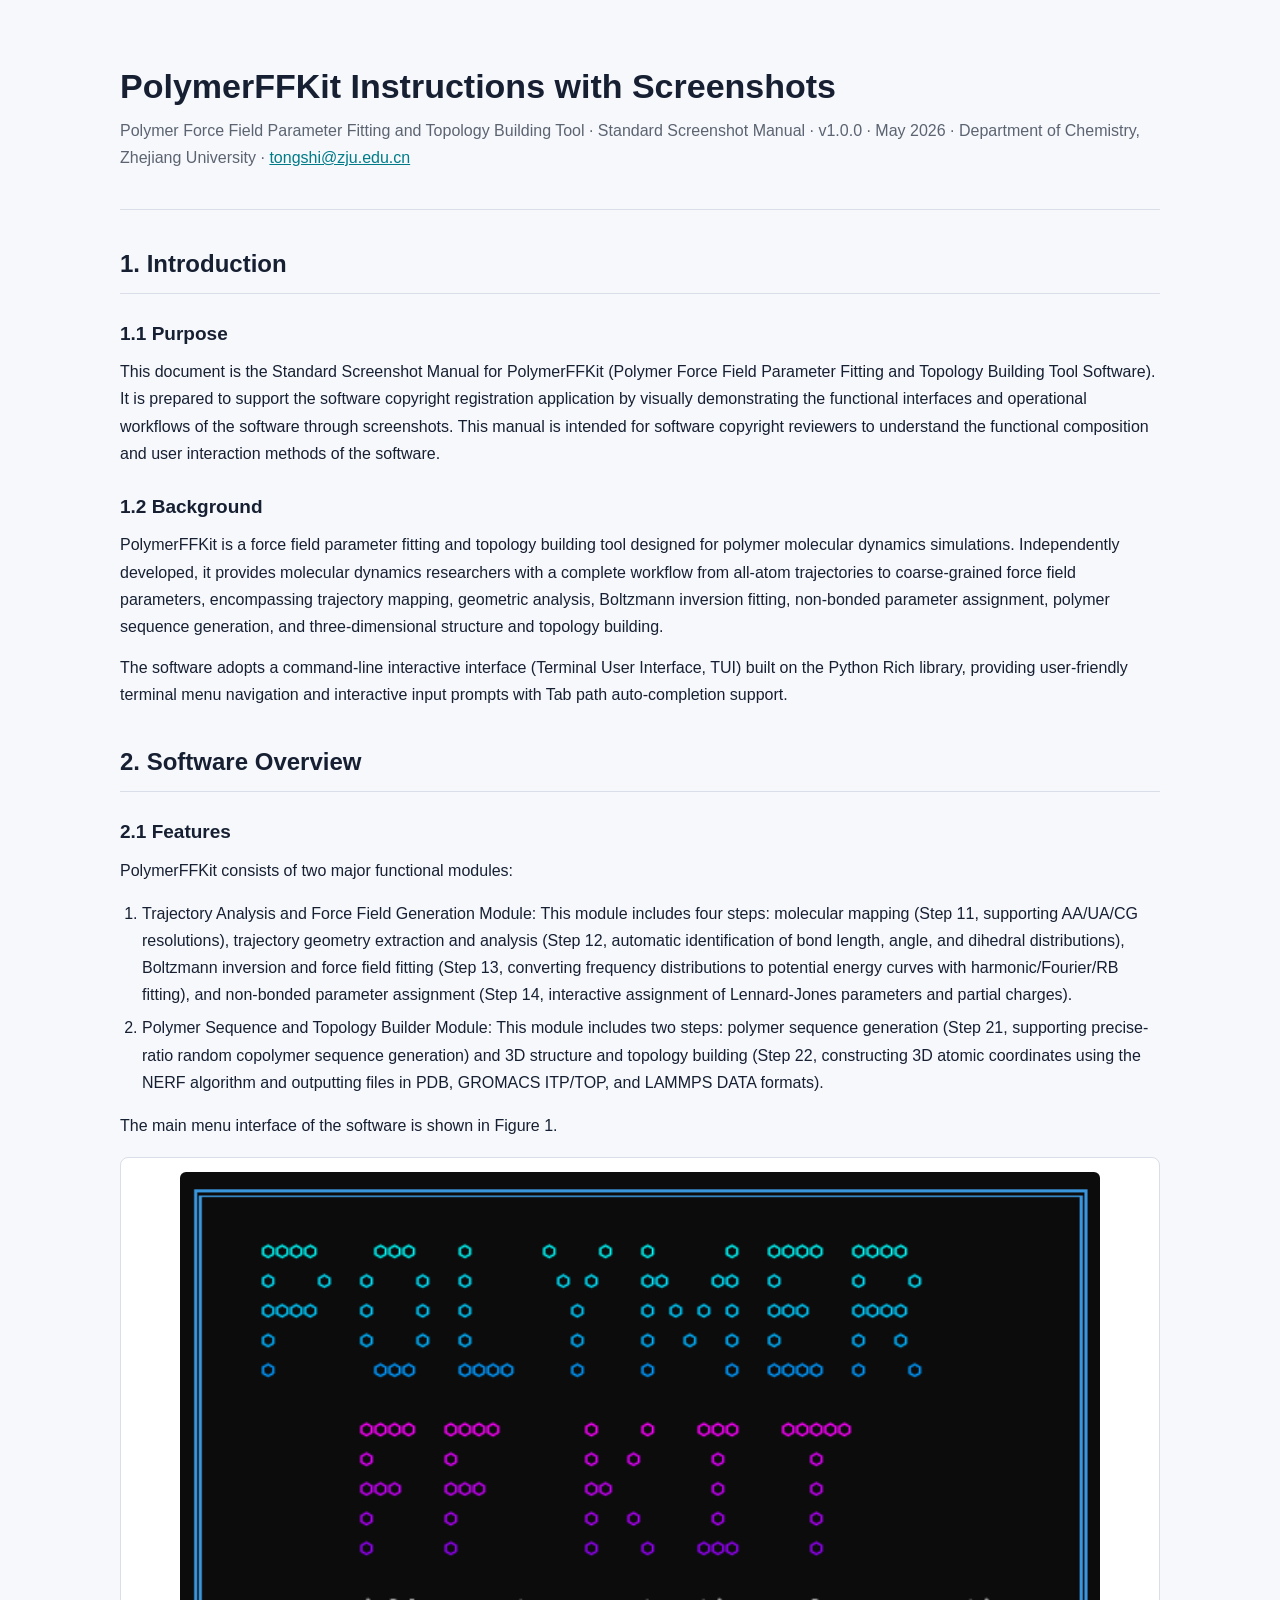
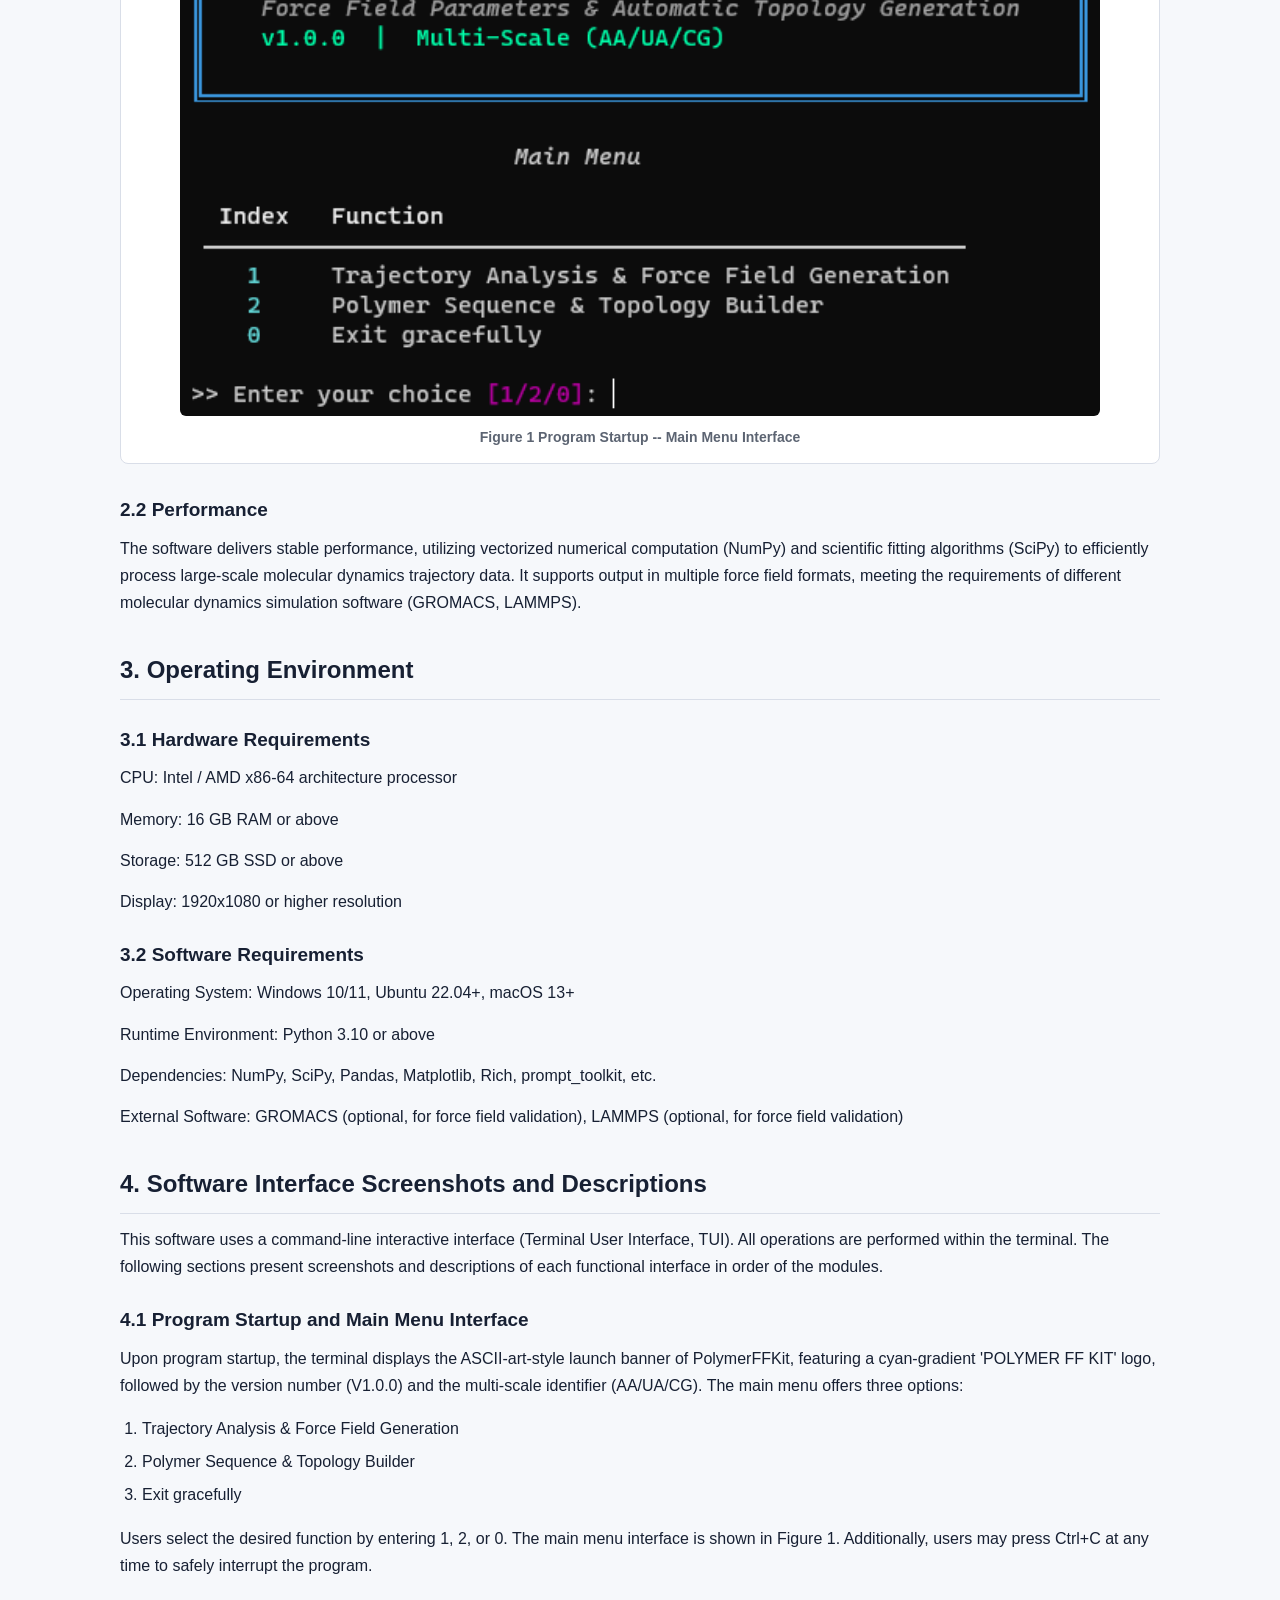
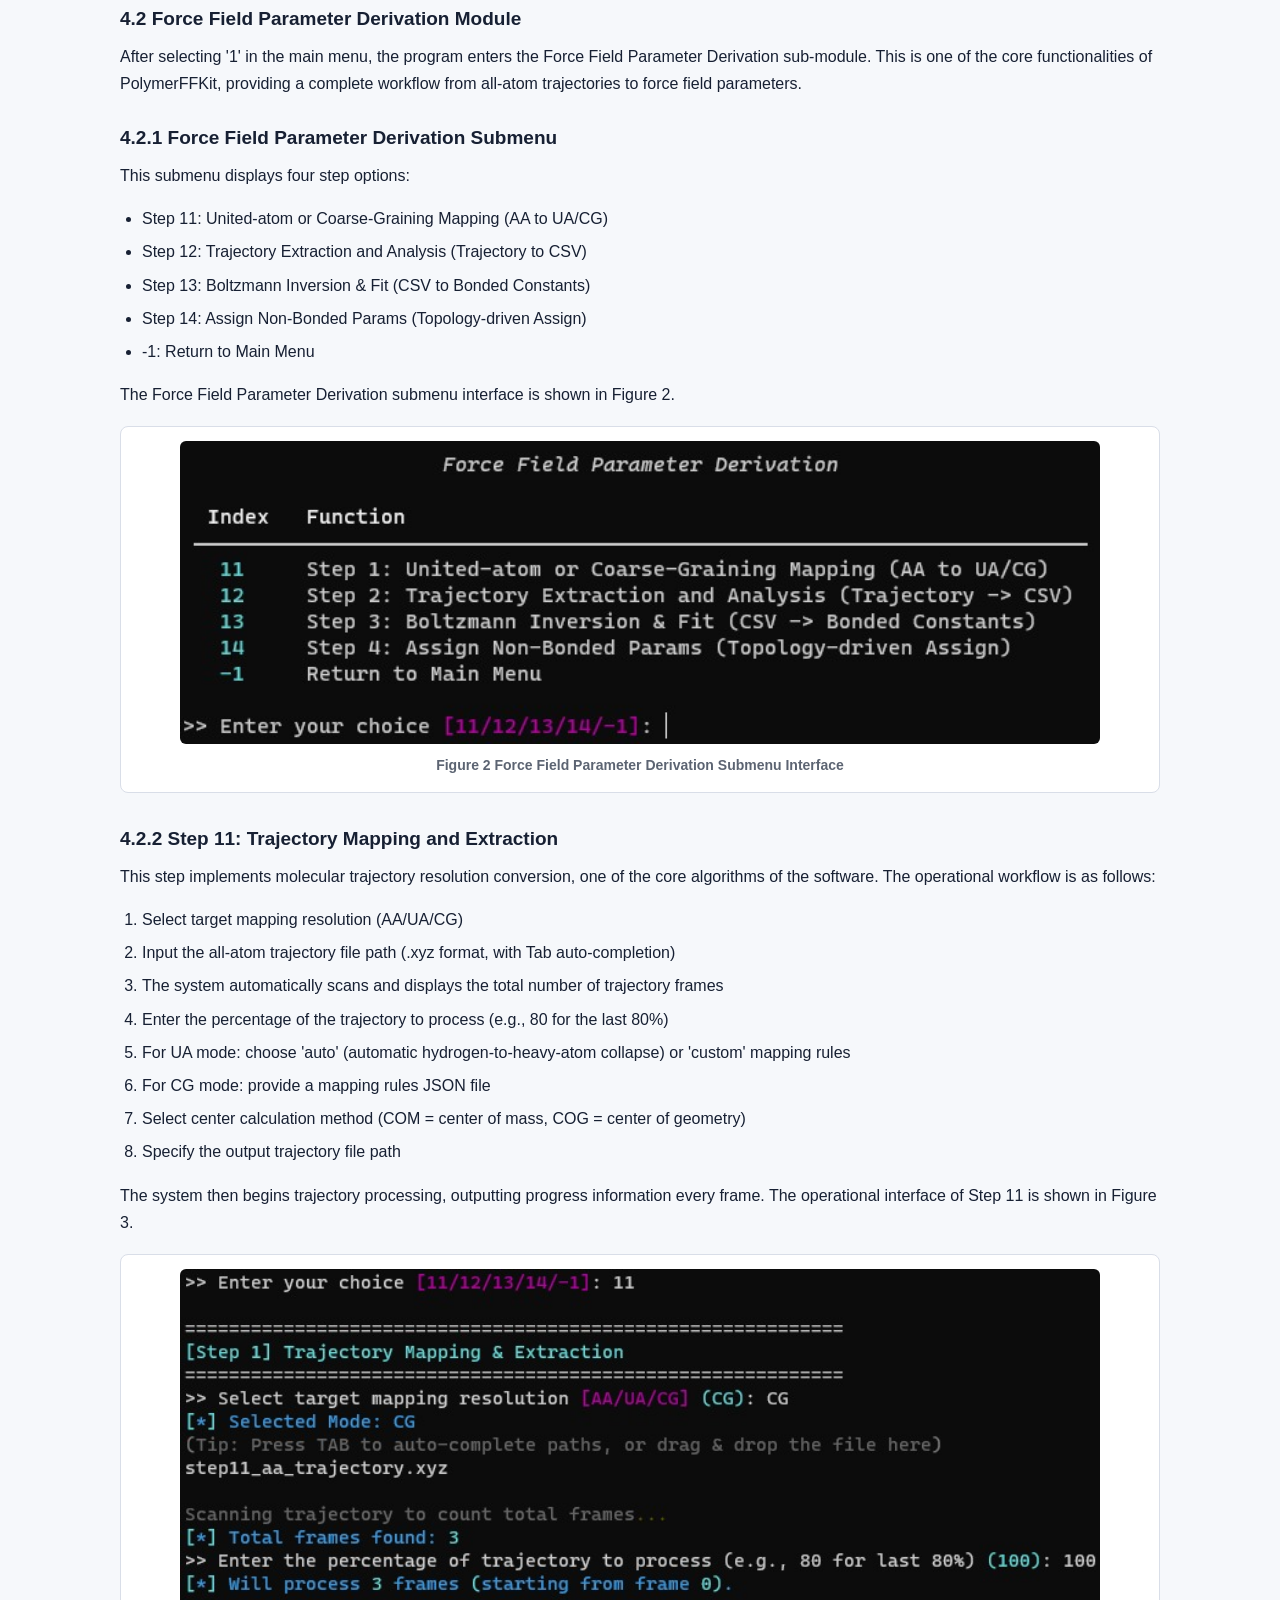
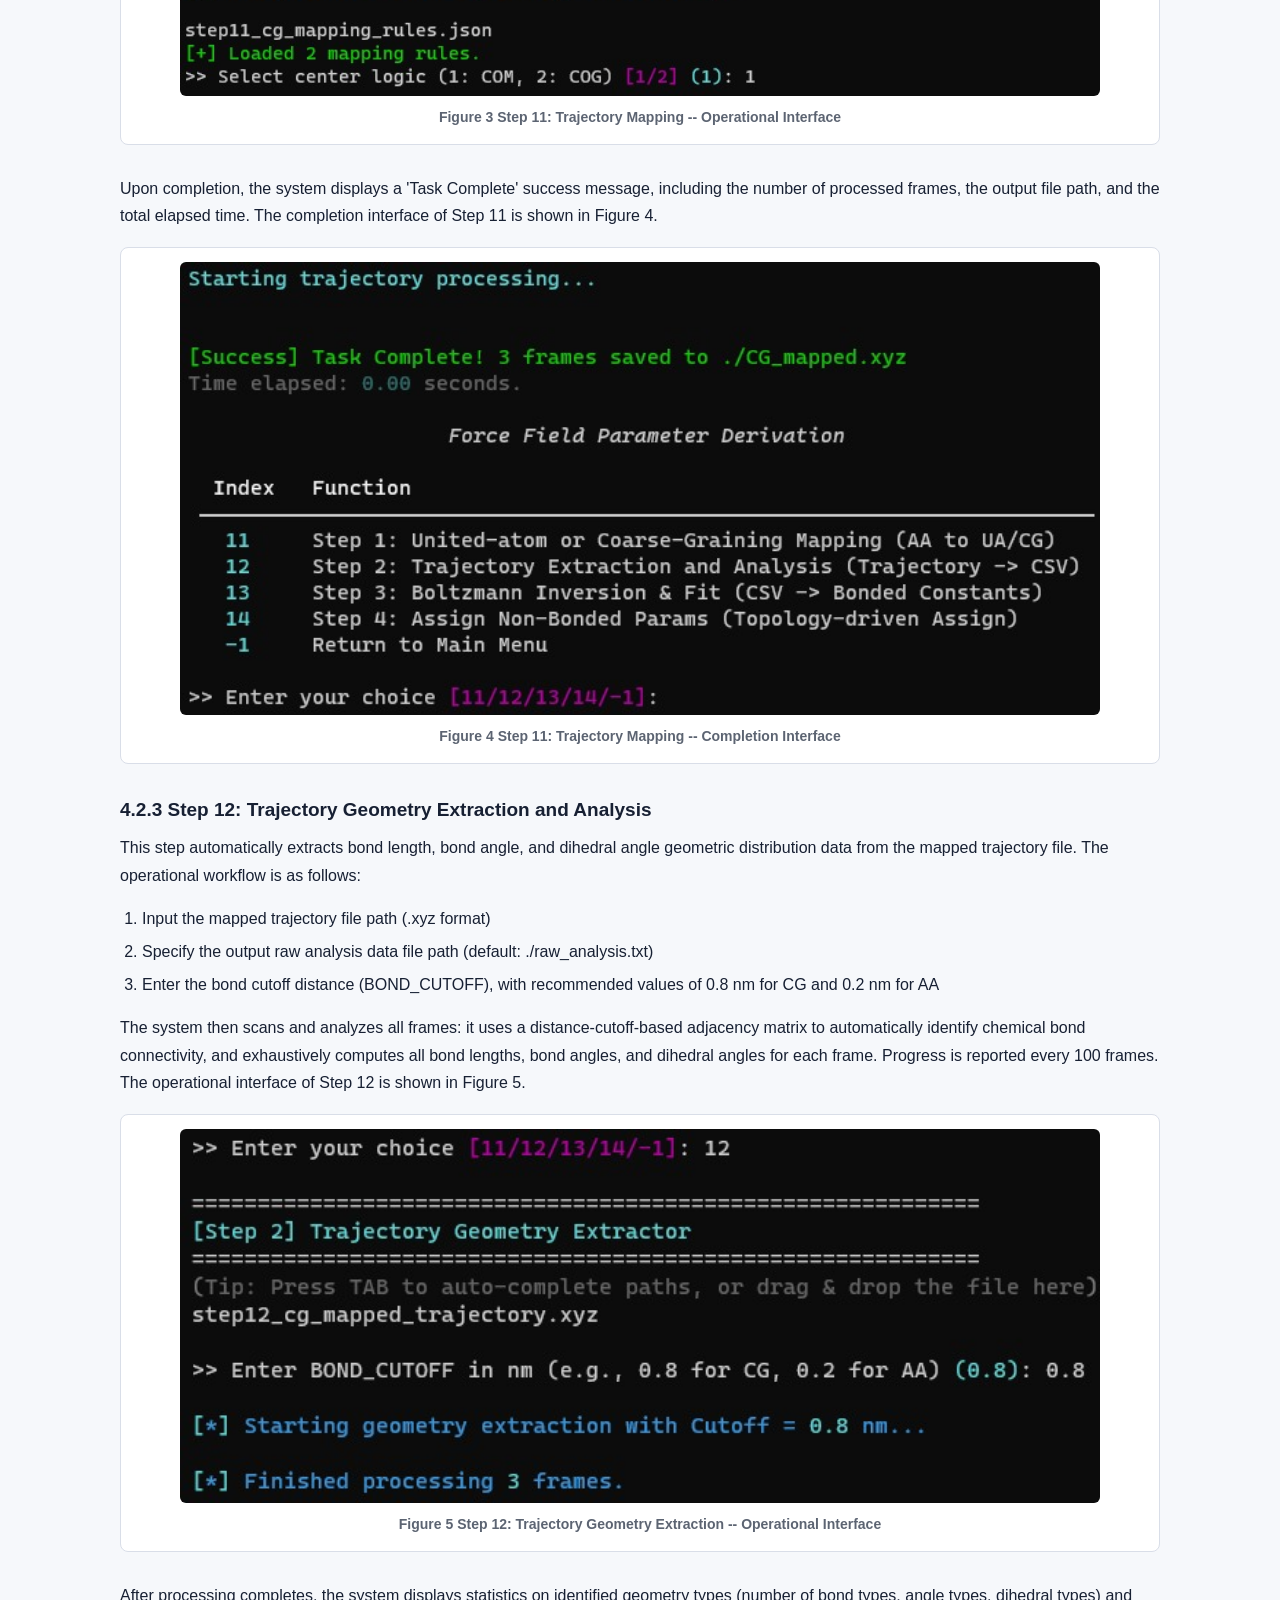
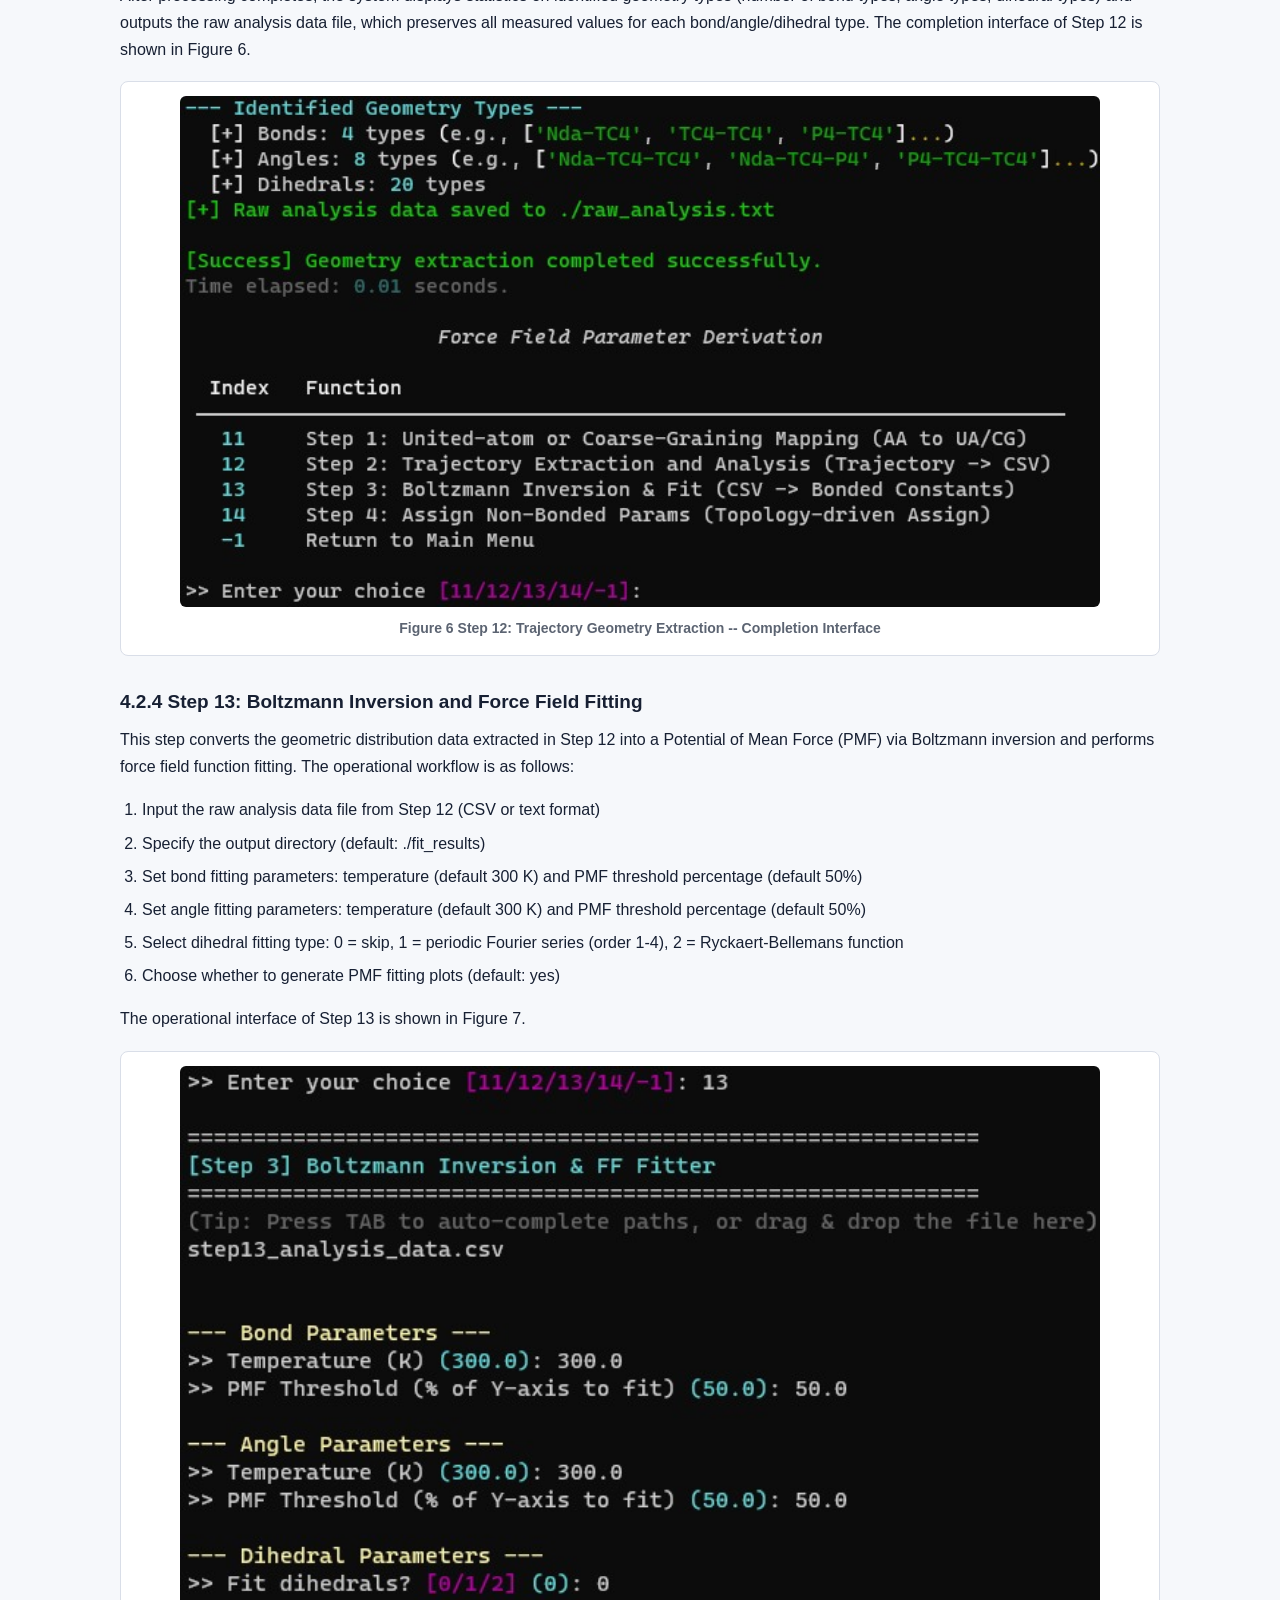
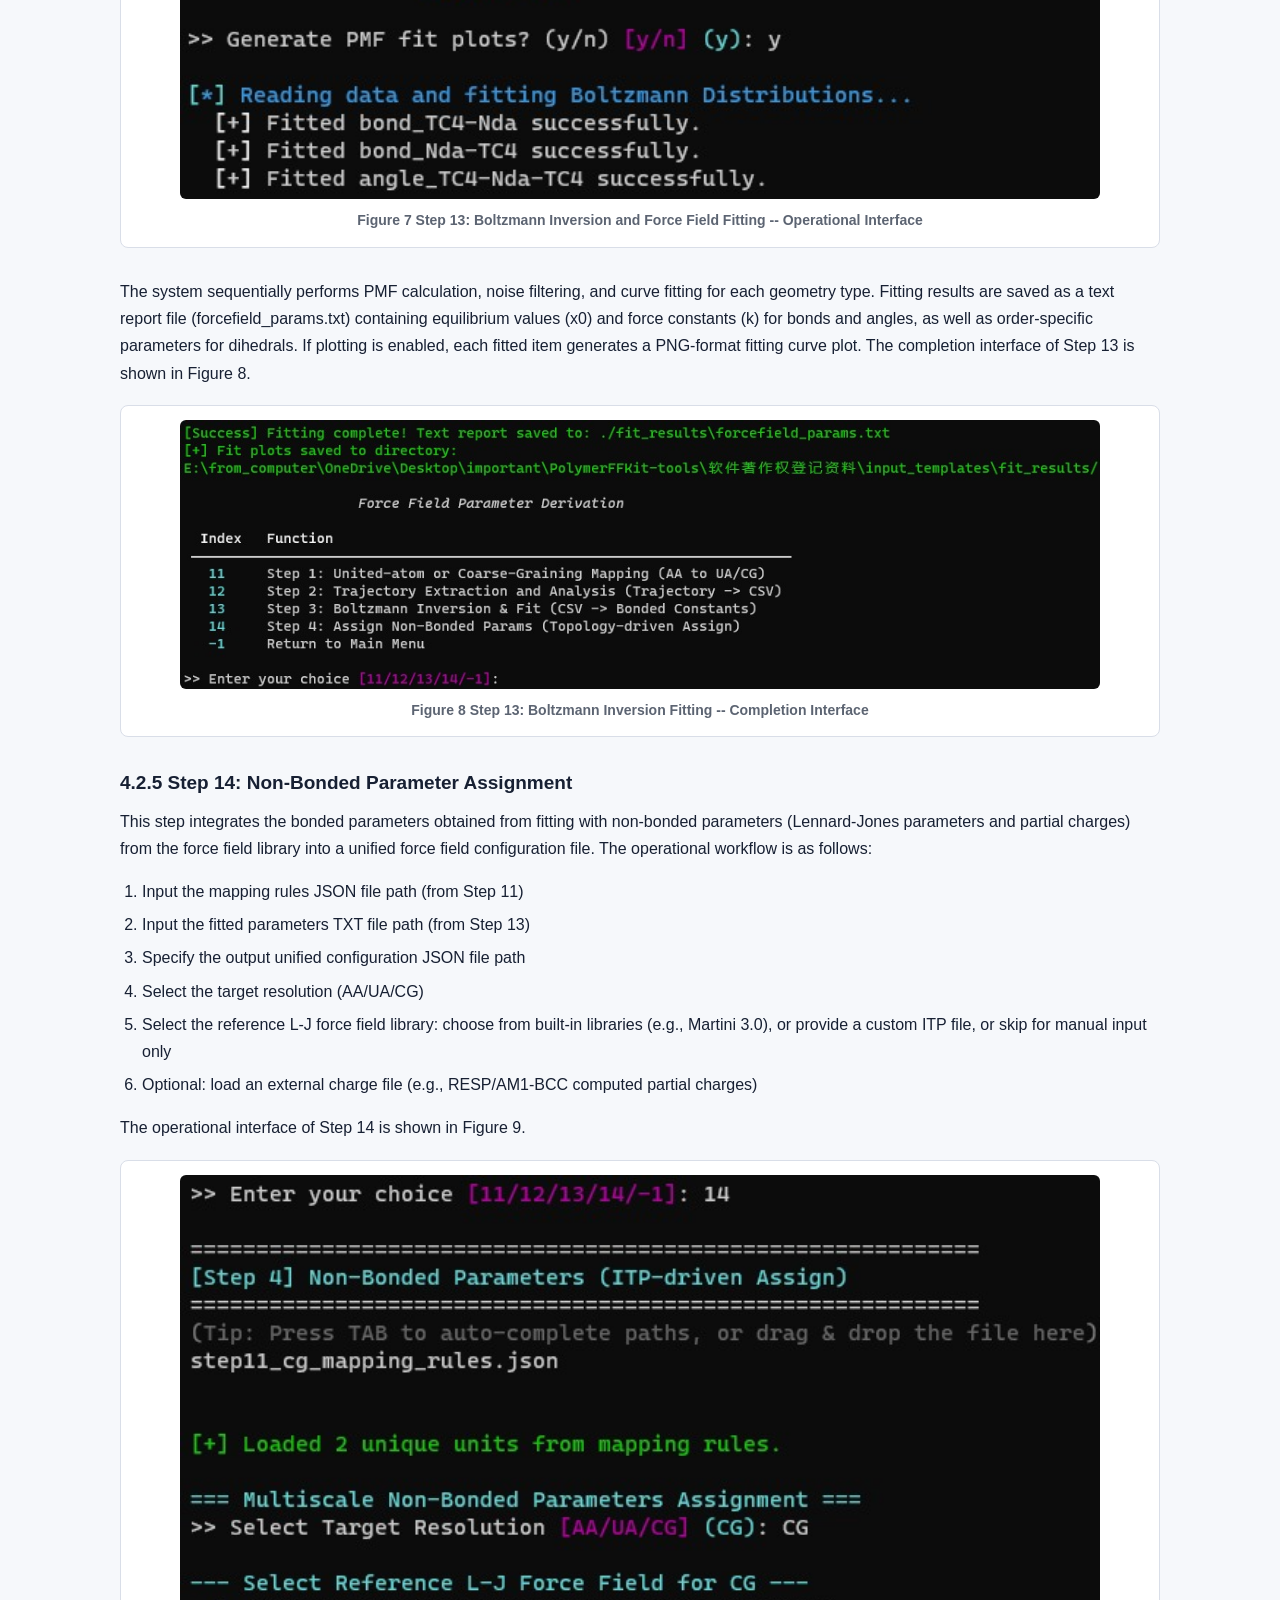
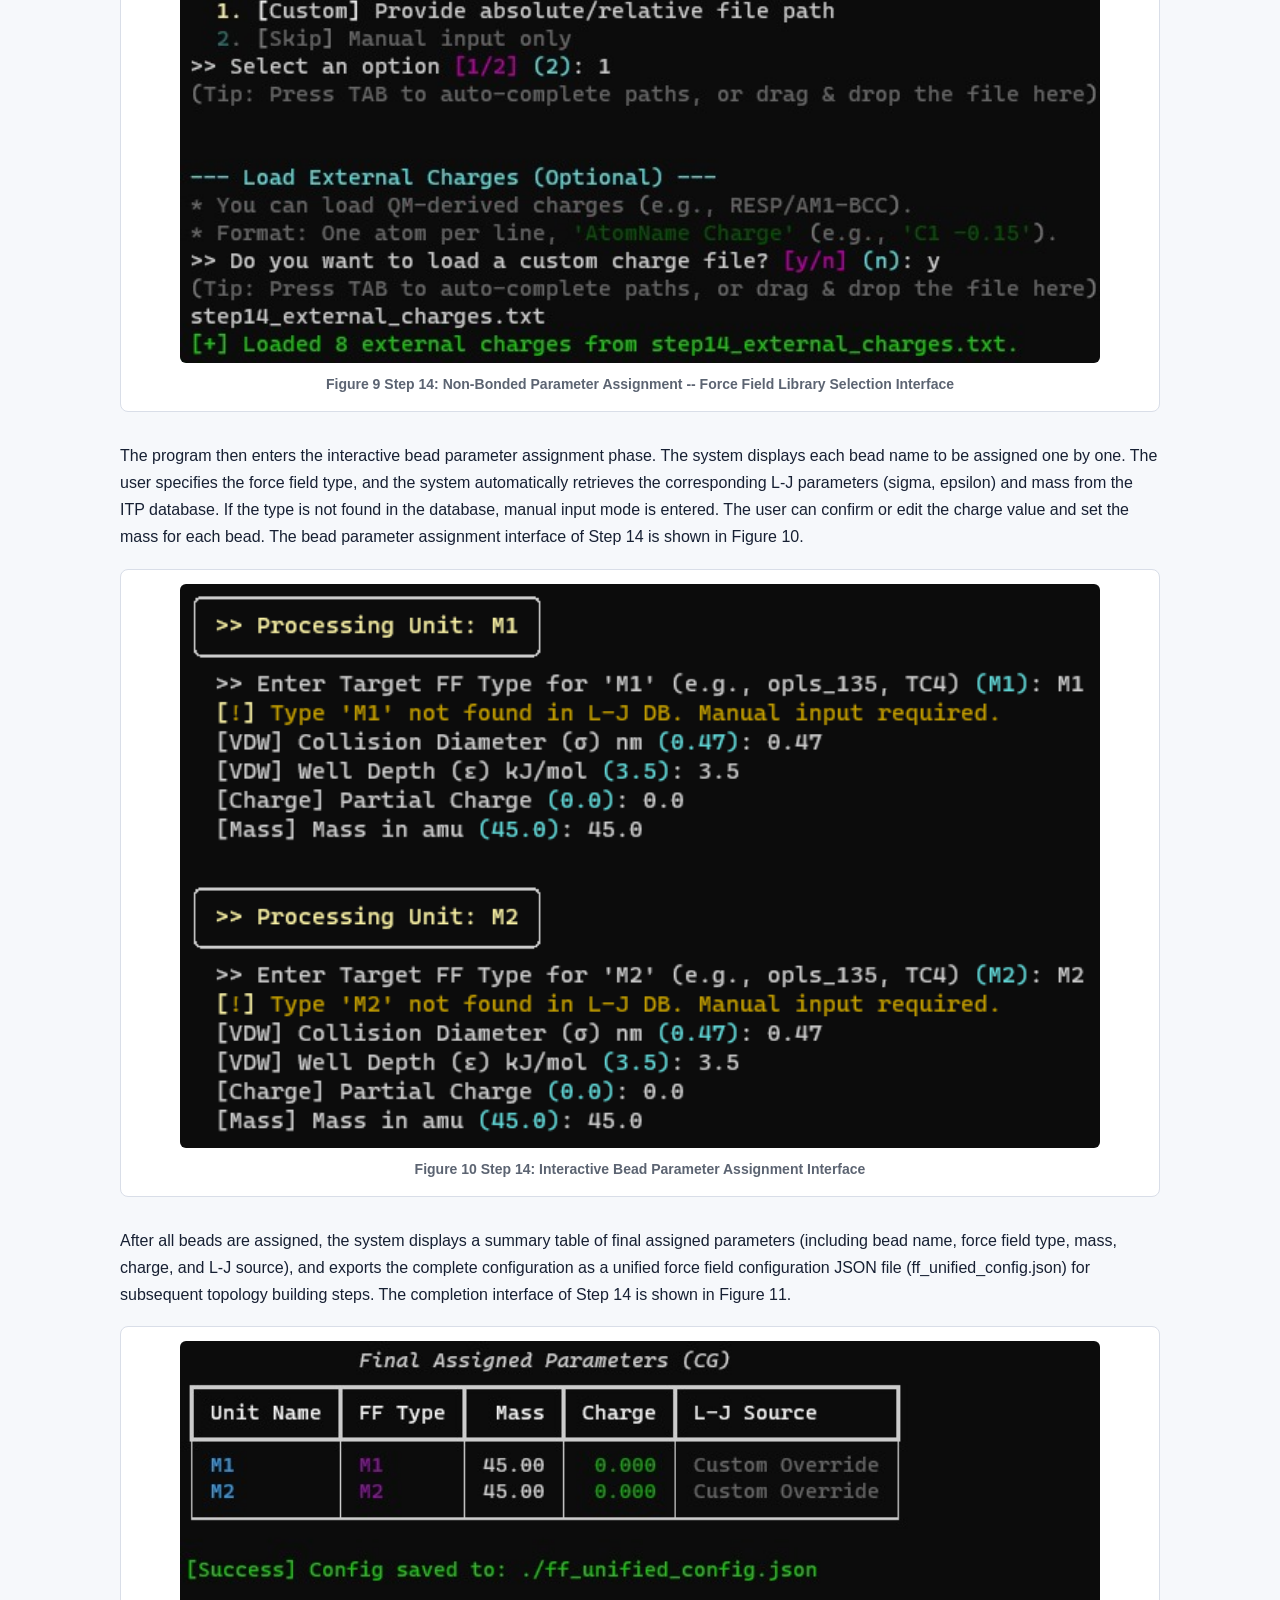
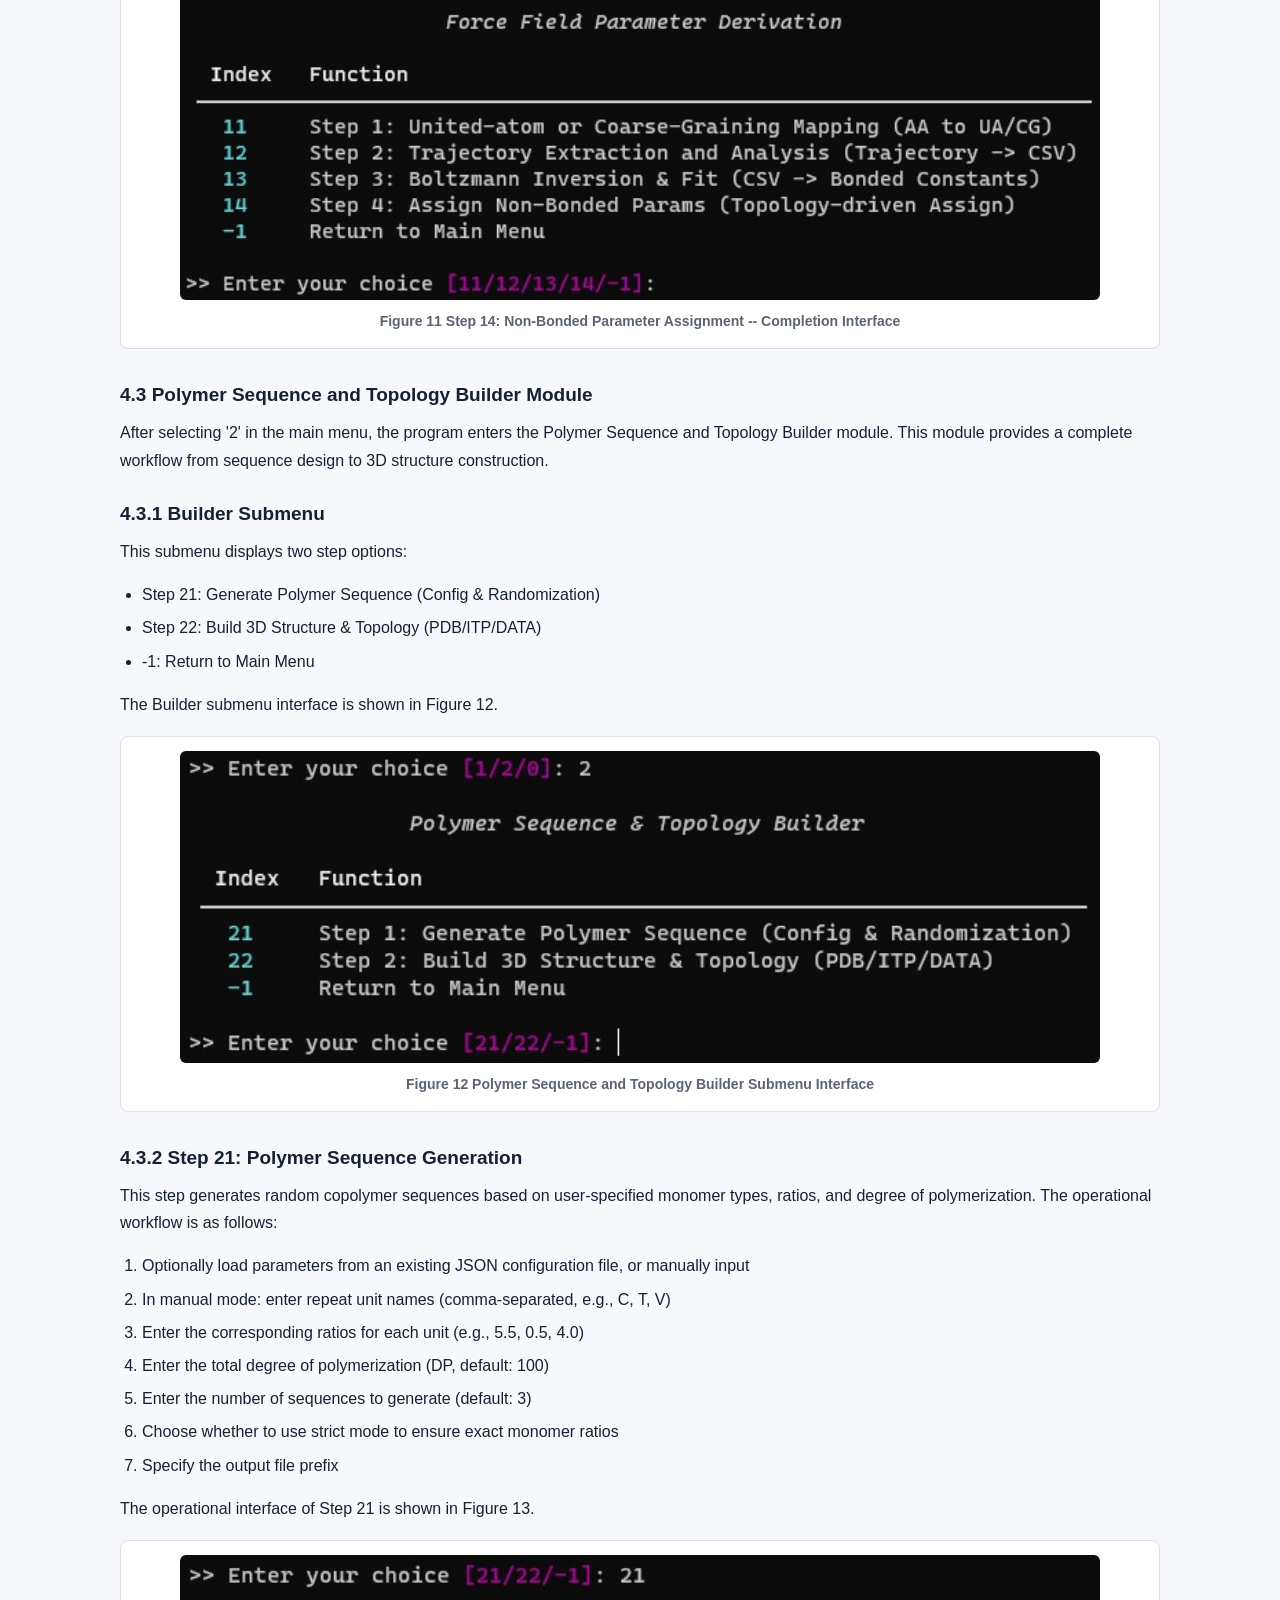
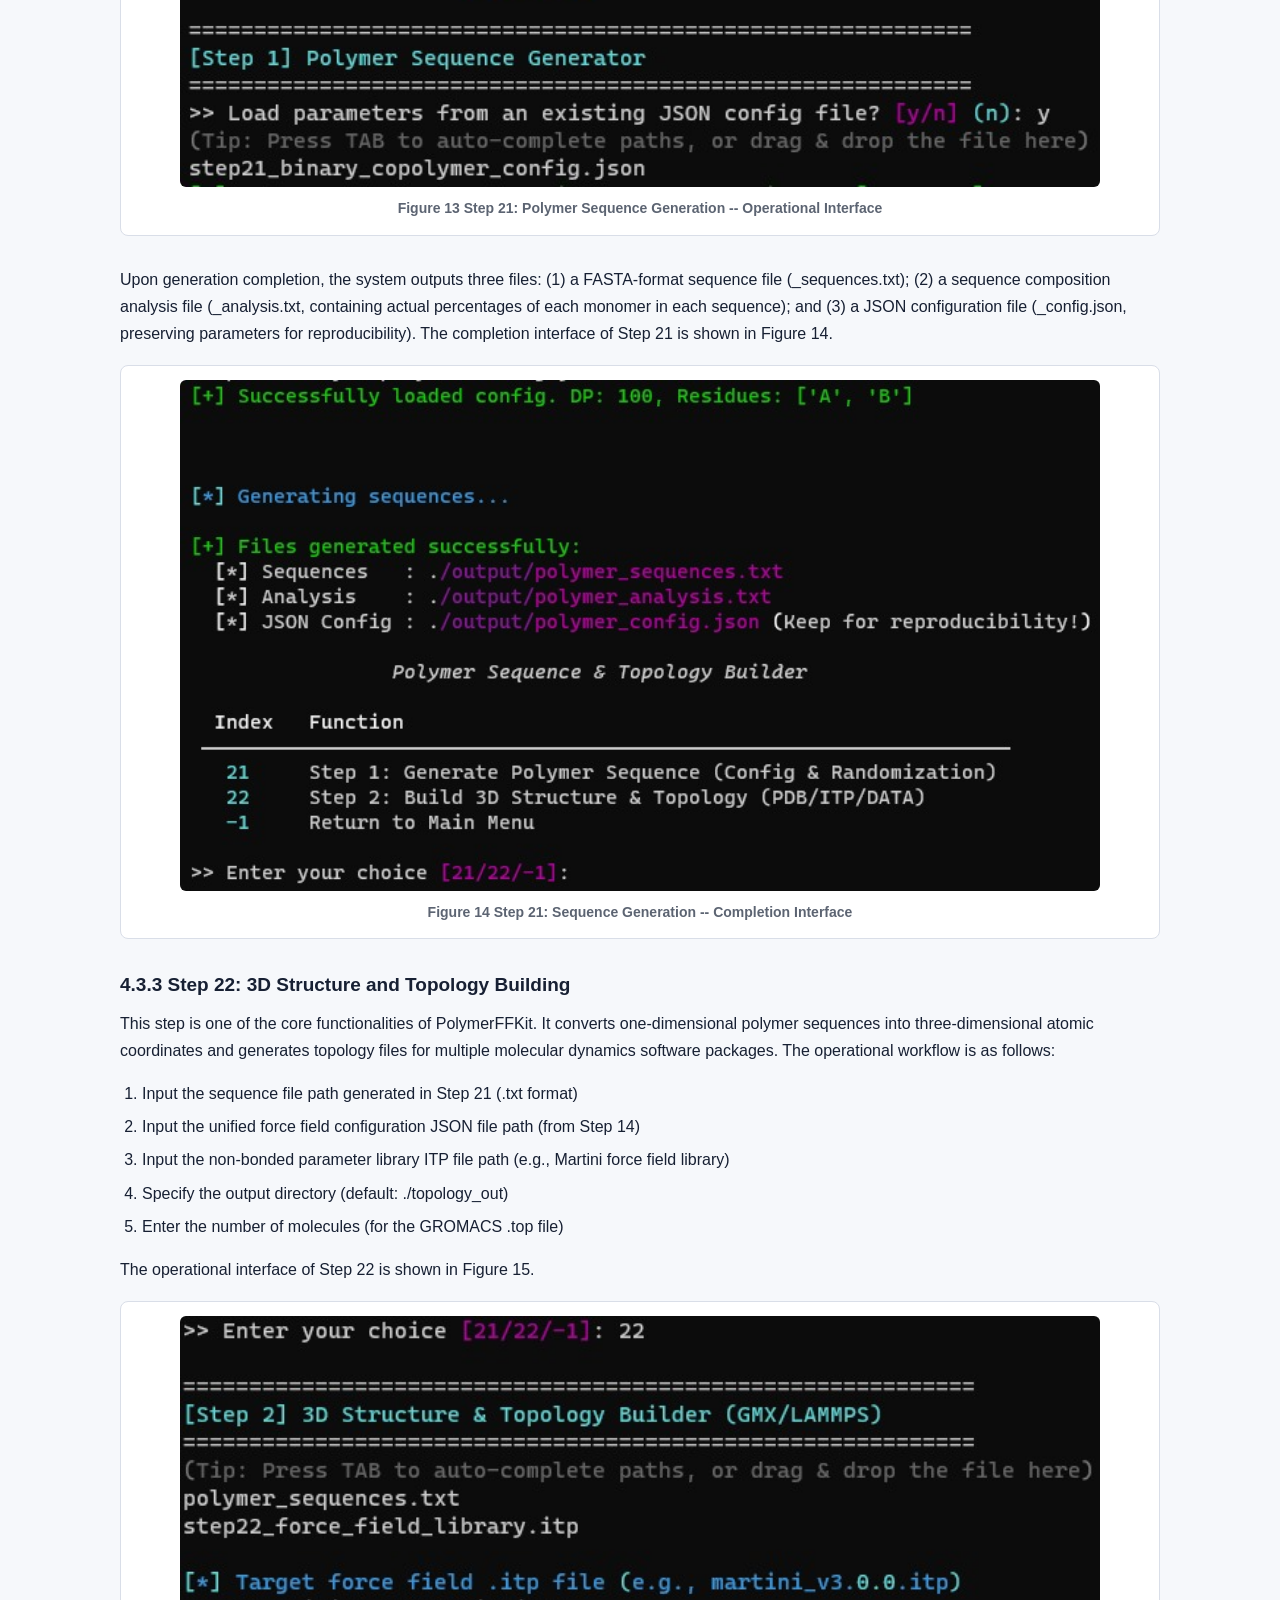
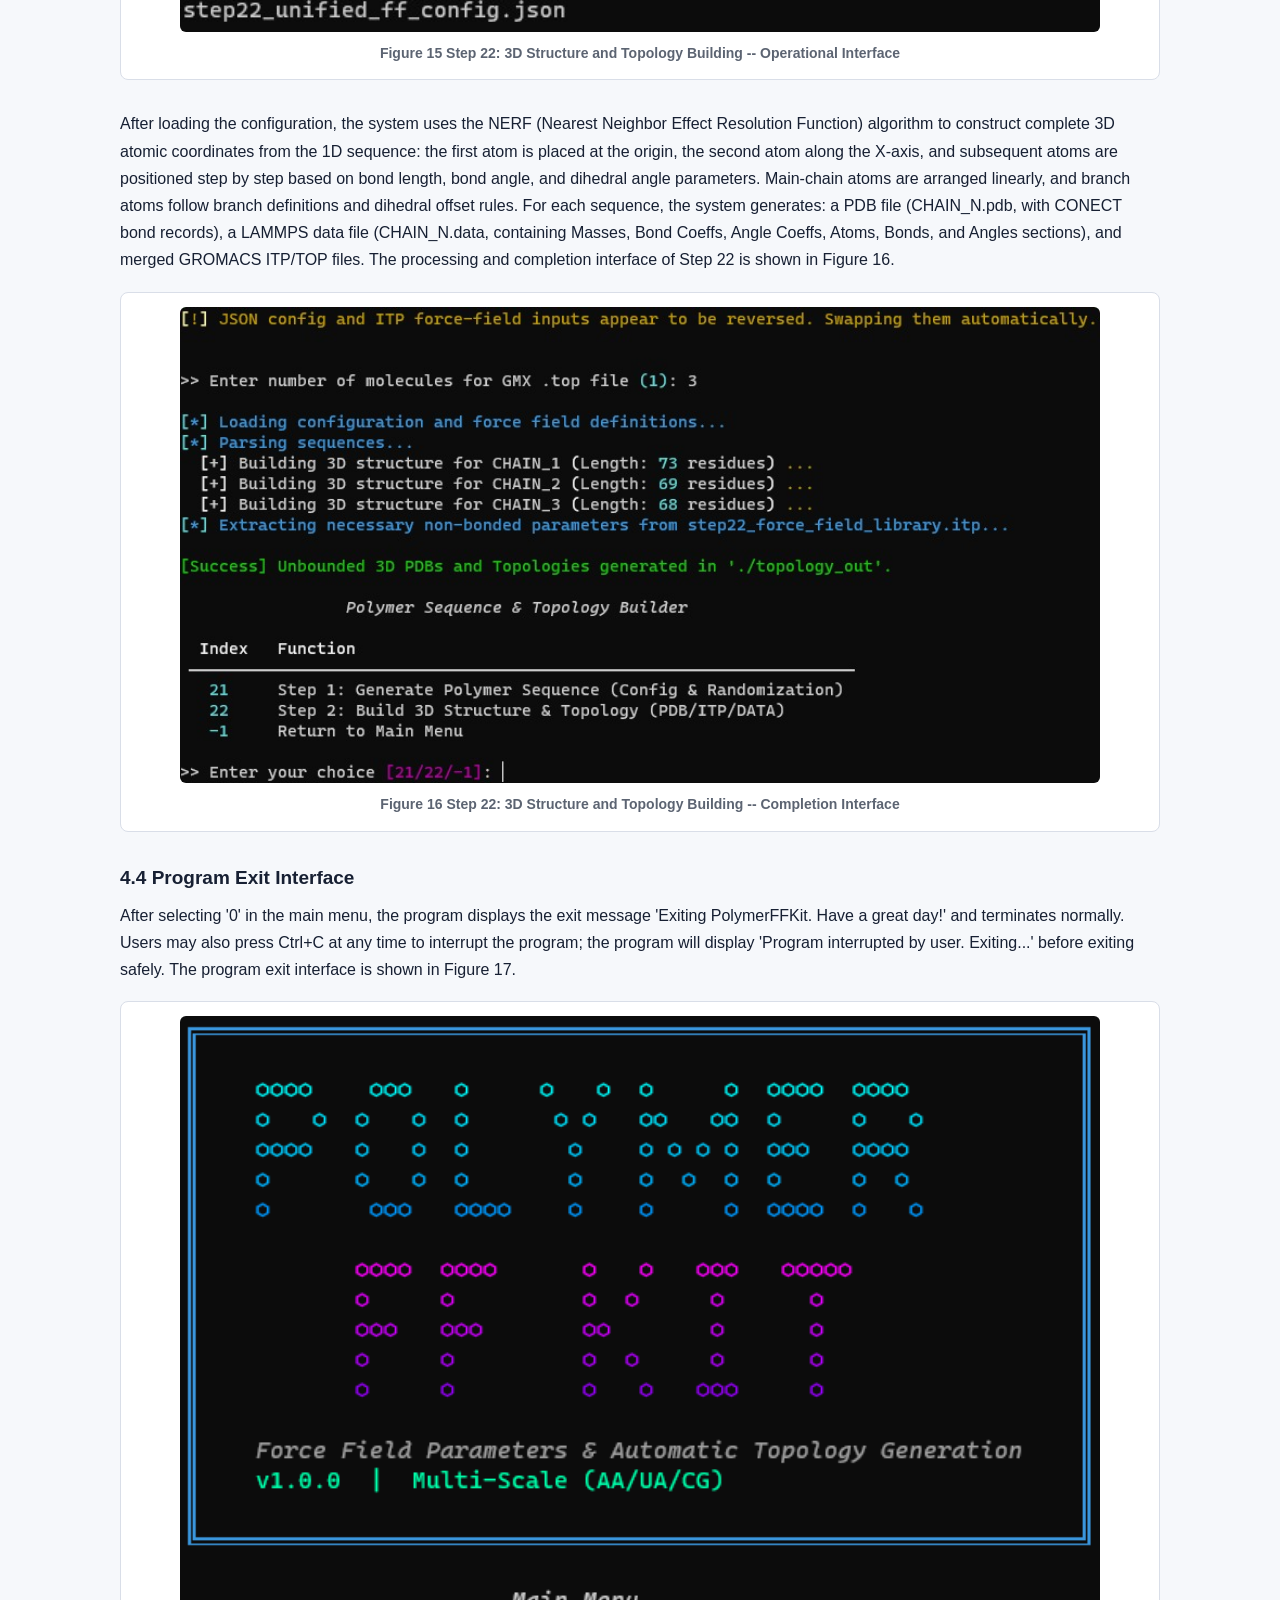
<file: manual/PolymerFFKit-Instructions_with_Screenshots.html>
<!doctype html>
<html lang="en">
<head>
  <meta charset="utf-8">
  <meta name="viewport" content="width=device-width, initial-scale=1">
  <title>PolymerFFKit Instructions with Screenshots</title>
  <style>
    :root{color-scheme:light;--ink:#172033;--muted:#5c6472;--line:#d9dee8;--accent:#007c89;--bg:#f6f8fb;--panel:#ffffff}
    *{box-sizing:border-box}
    body{margin:0;background:var(--bg);color:var(--ink);font:16px/1.7 -apple-system,BlinkMacSystemFont,"Segoe UI","Microsoft YaHei",Arial,sans-serif}
    main{max-width:1080px;margin:0 auto;padding:32px 20px 64px}
    header{padding:34px 0 24px;border-bottom:1px solid var(--line)}
    h1{font-size:34px;line-height:1.2;margin:0 0 10px}
    h2{font-size:24px;margin:34px 0 12px;border-bottom:1px solid var(--line);padding-bottom:8px}
    h3{font-size:19px;margin:24px 0 8px}
    p{margin:8px 0 14px}
    a{color:var(--accent)}
    .meta{color:var(--muted)}
    .grid{display:grid;grid-template-columns:repeat(auto-fit,minmax(240px,1fr));gap:14px}
    .box{background:var(--panel);border:1px solid var(--line);border-radius:8px;padding:16px}
    table{border-collapse:collapse;width:100%;background:#fff;margin:12px 0}
    th,td{border:1px solid var(--line);padding:10px;text-align:left;vertical-align:top}
    th{background:#eef6f7}
    code{background:#edf2f7;border:1px solid #d6dee8;border-radius:4px;padding:1px 4px;font-family:Consolas,monospace}
    pre{overflow:auto;background:#111827;color:#e5edf8;border-radius:8px;padding:14px;font:14px/1.55 Consolas,monospace}
    ul,ol{padding-left:22px}
    li{margin:4px 0 6px}
    figure{margin:18px 0 30px;background:#fff;border:1px solid var(--line);border-radius:8px;padding:14px;break-inside:avoid}
    figure img{display:block;width:100%;max-width:920px;height:auto;margin:0 auto;border-radius:6px;background:#fff}
    figcaption{margin-top:10px;color:var(--muted);font-size:14px;font-weight:700;text-align:center}
    @media print{body{background:#fff}main{max-width:none;padding:0}a{color:#000}.box,figure{break-inside:avoid}}
  </style>
</head>
<body>
<main>
  <header>
    <h1>PolymerFFKit Instructions with Screenshots</h1>
    <p class="meta">Polymer Force Field Parameter Fitting and Topology Building Tool &middot; Standard Screenshot Manual &middot; v1.0.0 &middot; May 2026 &middot; Department of Chemistry, Zhejiang University &middot; <a href="mailto:tongshi@zju.edu.cn">tongshi@zju.edu.cn</a></p>
  </header>

  <section>
    <h2>1. Introduction</h2>
    <h3>1.1 Purpose</h3>
    <p>This document is the Standard Screenshot Manual for PolymerFFKit (Polymer Force Field Parameter Fitting and Topology Building Tool Software). It is prepared to support the software copyright registration application by visually demonstrating the functional interfaces and operational workflows of the software through screenshots. This manual is intended for software copyright reviewers to understand the functional composition and user interaction methods of the software.</p>
    <h3>1.2 Background</h3>
    <p>PolymerFFKit is a force field parameter fitting and topology building tool designed for polymer molecular dynamics simulations. Independently developed, it provides molecular dynamics researchers with a complete workflow from all-atom trajectories to coarse-grained force field parameters, encompassing trajectory mapping, geometric analysis, Boltzmann inversion fitting, non-bonded parameter assignment, polymer sequence generation, and three-dimensional structure and topology building.</p>
    <p>The software adopts a command-line interactive interface (Terminal User Interface, TUI) built on the Python Rich library, providing user-friendly terminal menu navigation and interactive input prompts with Tab path auto-completion support.</p>
  </section>

  <section>
    <h2>2. Software Overview</h2>
    <h3>2.1 Features</h3>
    <p>PolymerFFKit consists of two major functional modules:</p>
    <ol>
      <li>Trajectory Analysis and Force Field Generation Module: This module includes four steps: molecular mapping (Step 11, supporting AA/UA/CG resolutions), trajectory geometry extraction and analysis (Step 12, automatic identification of bond length, angle, and dihedral distributions), Boltzmann inversion and force field fitting (Step 13, converting frequency distributions to potential energy curves with harmonic/Fourier/RB fitting), and non-bonded parameter assignment (Step 14, interactive assignment of Lennard-Jones parameters and partial charges).</li>
      <li>Polymer Sequence and Topology Builder Module: This module includes two steps: polymer sequence generation (Step 21, supporting precise-ratio random copolymer sequence generation) and 3D structure and topology building (Step 22, constructing 3D atomic coordinates using the NERF algorithm and outputting files in PDB, GROMACS ITP/TOP, and LAMMPS DATA formats).</li>
    </ol>
    <p>The main menu interface of the software is shown in Figure 1.</p>
    <figure>
      <img src="PolymerFFKit-Instructions_with_Screenshots-英文版.files/image001.png" alt="Figure 1 Program Startup -- Main Menu Interface" width="575" height="528">
      <figcaption>Figure 1 Program Startup -- Main Menu Interface</figcaption>
    </figure>
    <h3>2.2 Performance</h3>
    <p>The software delivers stable performance, utilizing vectorized numerical computation (NumPy) and scientific fitting algorithms (SciPy) to efficiently process large-scale molecular dynamics trajectory data. It supports output in multiple force field formats, meeting the requirements of different molecular dynamics simulation software (GROMACS, LAMMPS).</p>
  </section>

  <section>
    <h2>3. Operating Environment</h2>
    <h3>3.1 Hardware Requirements</h3>
    <p>CPU: Intel / AMD x86-64 architecture processor</p>
    <p>Memory: 16 GB RAM or above</p>
    <p>Storage: 512 GB SSD or above</p>
    <p>Display: 1920x1080 or higher resolution</p>
    <h3>3.2 Software Requirements</h3>
    <p>Operating System: Windows 10/11, Ubuntu 22.04+, macOS 13+</p>
    <p>Runtime Environment: Python 3.10 or above</p>
    <p>Dependencies: NumPy, SciPy, Pandas, Matplotlib, Rich, prompt_toolkit, etc.</p>
    <p>External Software: GROMACS (optional, for force field validation), LAMMPS (optional, for force field validation)</p>
  </section>

  <section>
    <h2>4. Software Interface Screenshots and Descriptions</h2>
    <p>This software uses a command-line interactive interface (Terminal User Interface, TUI). All operations are performed within the terminal. The following sections present screenshots and descriptions of each functional interface in order of the modules.</p>
    <h3>4.1 Program Startup and Main Menu Interface</h3>
    <p>Upon program startup, the terminal displays the ASCII-art-style launch banner of PolymerFFKit, featuring a cyan-gradient 'POLYMER FF KIT' logo, followed by the version number (V1.0.0) and the multi-scale identifier (AA/UA/CG). The main menu offers three options:</p>
    <ol>
      <li>Trajectory Analysis &amp; Force Field Generation</li>
      <li>Polymer Sequence &amp; Topology Builder</li>
      <li>Exit gracefully</li>
    </ol>
    <p>Users select the desired function by entering 1, 2, or 0. The main menu interface is shown in Figure 1. Additionally, users may press Ctrl+C at any time to safely interrupt the program.</p>
    <h3>4.2 Force Field Parameter Derivation Module</h3>
    <p>After selecting '1' in the main menu, the program enters the Force Field Parameter Derivation sub-module. This is one of the core functionalities of PolymerFFKit, providing a complete workflow from all-atom trajectories to force field parameters.</p>
    <h3>4.2.1 Force Field Parameter Derivation Submenu</h3>
    <p>This submenu displays four step options:</p>
    <ul>
      <li>Step 11: United-atom or Coarse-Graining Mapping (AA to UA/CG)</li>
      <li>Step 12: Trajectory Extraction and Analysis (Trajectory to CSV)</li>
      <li>Step 13: Boltzmann Inversion &amp; Fit (CSV to Bonded Constants)</li>
      <li>Step 14: Assign Non-Bonded Params (Topology-driven Assign)</li>
      <li>-1: Return to Main Menu</li>
    </ul>
    <p>The Force Field Parameter Derivation submenu interface is shown in Figure 2.</p>
    <figure>
      <img src="PolymerFFKit-Instructions_with_Screenshots-英文版.files/image003.jpg" alt="Figure 2 Force Field Parameter Derivation Submenu Interface" width="575" height="189">
      <figcaption>Figure 2 Force Field Parameter Derivation Submenu Interface</figcaption>
    </figure>
    <h3>4.2.2 Step 11: Trajectory Mapping and Extraction</h3>
    <p>This step implements molecular trajectory resolution conversion, one of the core algorithms of the software. The operational workflow is as follows:</p>
    <ol>
      <li>Select target mapping resolution (AA/UA/CG)</li>
      <li>Input the all-atom trajectory file path (.xyz format, with Tab auto-completion)</li>
      <li>The system automatically scans and displays the total number of trajectory frames</li>
      <li>Enter the percentage of the trajectory to process (e.g., 80 for the last 80%)</li>
      <li>For UA mode: choose 'auto' (automatic hydrogen-to-heavy-atom collapse) or 'custom' mapping rules</li>
      <li>For CG mode: provide a mapping rules JSON file</li>
      <li>Select center calculation method (COM = center of mass, COG = center of geometry)</li>
      <li>Specify the output trajectory file path</li>
    </ol>
    <p>The system then begins trajectory processing, outputting progress information every frame. The operational interface of Step 11 is shown in Figure 3.</p>
    <figure>
      <img src="PolymerFFKit-Instructions_with_Screenshots-英文版.files/image005.jpg" alt="Figure 3 Step 11: Trajectory Mapping -- Operational Interface" width="575" height="267">
      <figcaption>Figure 3 Step 11: Trajectory Mapping -- Operational Interface</figcaption>
    </figure>
    <p>Upon completion, the system displays a 'Task Complete' success message, including the number of processed frames, the output file path, and the total elapsed time. The completion interface of Step 11 is shown in Figure 4.</p>
    <figure>
      <img src="PolymerFFKit-Instructions_with_Screenshots-英文版.files/image007.jpg" alt="Figure 4 Step 11: Trajectory Mapping -- Completion Interface" width="576" height="284">
      <figcaption>Figure 4 Step 11: Trajectory Mapping -- Completion Interface</figcaption>
    </figure>
    <h3>4.2.3 Step 12: Trajectory Geometry Extraction and Analysis</h3>
    <p>This step automatically extracts bond length, bond angle, and dihedral angle geometric distribution data from the mapped trajectory file. The operational workflow is as follows:</p>
    <ol>
      <li>Input the mapped trajectory file path (.xyz format)</li>
      <li>Specify the output raw analysis data file path (default: ./raw_analysis.txt)</li>
      <li>Enter the bond cutoff distance (BOND_CUTOFF), with recommended values of 0.8 nm for CG and 0.2 nm for AA</li>
    </ol>
    <p>The system then scans and analyzes all frames: it uses a distance-cutoff-based adjacency matrix to automatically identify chemical bond connectivity, and exhaustively computes all bond lengths, bond angles, and dihedral angles for each frame. Progress is reported every 100 frames. The operational interface of Step 12 is shown in Figure 5.</p>
    <figure>
      <img src="PolymerFFKit-Instructions_with_Screenshots-英文版.files/image009.jpg" alt="Figure 5 Step 12: Trajectory Geometry Extraction -- Operational Interface" width="576" height="234">
      <figcaption>Figure 5 Step 12: Trajectory Geometry Extraction -- Operational Interface</figcaption>
    </figure>
    <p>After processing completes, the system displays statistics on identified geometry types (number of bond types, angle types, dihedral types) and outputs the raw analysis data file, which preserves all measured values for each bond/angle/dihedral type. The completion interface of Step 12 is shown in Figure 6.</p>
    <figure>
      <img src="PolymerFFKit-Instructions_with_Screenshots-英文版.files/image011.jpg" alt="Figure 6 Step 12: Trajectory Geometry Extraction -- Completion Interface" width="576" height="320">
      <figcaption>Figure 6 Step 12: Trajectory Geometry Extraction -- Completion Interface</figcaption>
    </figure>
    <h3>4.2.4 Step 13: Boltzmann Inversion and Force Field Fitting</h3>
    <p>This step converts the geometric distribution data extracted in Step 12 into a Potential of Mean Force (PMF) via Boltzmann inversion and performs force field function fitting. The operational workflow is as follows:</p>
    <ol>
      <li>Input the raw analysis data file from Step 12 (CSV or text format)</li>
      <li>Specify the output directory (default: ./fit_results)</li>
      <li>Set bond fitting parameters: temperature (default 300 K) and PMF threshold percentage (default 50%)</li>
      <li>Set angle fitting parameters: temperature (default 300 K) and PMF threshold percentage (default 50%)</li>
      <li>Select dihedral fitting type: 0 = skip, 1 = periodic Fourier series (order 1-4), 2 = Ryckaert-Bellemans function</li>
      <li>Choose whether to generate PMF fitting plots (default: yes)</li>
    </ol>
    <p>The operational interface of Step 13 is shown in Figure 7.</p>
    <figure>
      <img src="PolymerFFKit-Instructions_with_Screenshots-英文版.files/image013.jpg" alt="Figure 7 Step 13: Boltzmann Inversion and Force Field Fitting -- Operational Interface" width="576" height="459">
      <figcaption>Figure 7 Step 13: Boltzmann Inversion and Force Field Fitting -- Operational Interface</figcaption>
    </figure>
    <p>The system sequentially performs PMF calculation, noise filtering, and curve fitting for each geometry type. Fitting results are saved as a text report file (forcefield_params.txt) containing equilibrium values (x0) and force constants (k) for bonds and angles, as well as order-specific parameters for dihedrals. If plotting is enabled, each fitted item generates a PNG-format fitting curve plot. The completion interface of Step 13 is shown in Figure 8.</p>
    <figure>
      <img src="PolymerFFKit-Instructions_with_Screenshots-英文版.files/image015.jpg" alt="Figure 8 Step 13: Boltzmann Inversion Fitting -- Completion Interface" width="576" height="168">
      <figcaption>Figure 8 Step 13: Boltzmann Inversion Fitting -- Completion Interface</figcaption>
    </figure>
    <h3>4.2.5 Step 14: Non-Bonded Parameter Assignment</h3>
    <p>This step integrates the bonded parameters obtained from fitting with non-bonded parameters (Lennard-Jones parameters and partial charges) from the force field library into a unified force field configuration file. The operational workflow is as follows:</p>
    <ol>
      <li>Input the mapping rules JSON file path (from Step 11)</li>
      <li>Input the fitted parameters TXT file path (from Step 13)</li>
      <li>Specify the output unified configuration JSON file path</li>
      <li>Select the target resolution (AA/UA/CG)</li>
      <li>Select the reference L-J force field library: choose from built-in libraries (e.g., Martini 3.0), or provide a custom ITP file, or skip for manual input only</li>
      <li>Optional: load an external charge file (e.g., RESP/AM1-BCC computed partial charges)</li>
    </ol>
    <p>The operational interface of Step 14 is shown in Figure 9.</p>
    <figure>
      <img src="PolymerFFKit-Instructions_with_Screenshots-英文版.files/image017.jpg" alt="Figure 9 Step 14: Non-Bonded Parameter Assignment -- Force Field Library Selection Interface" width="575" height="493">
      <figcaption>Figure 9 Step 14: Non-Bonded Parameter Assignment -- Force Field Library Selection Interface</figcaption>
    </figure>
    <p>The program then enters the interactive bead parameter assignment phase. The system displays each bead name to be assigned one by one. The user specifies the force field type, and the system automatically retrieves the corresponding L-J parameters (sigma, epsilon) and mass from the ITP database. If the type is not found in the database, manual input mode is entered. The user can confirm or edit the charge value and set the mass for each bead. The bead parameter assignment interface of Step 14 is shown in Figure 10.</p>
    <figure>
      <img src="PolymerFFKit-Instructions_with_Screenshots-英文版.files/image018.png" alt="Figure 10 Step 14: Interactive Bead Parameter Assignment Interface" width="575" height="353">
      <figcaption>Figure 10 Step 14: Interactive Bead Parameter Assignment Interface</figcaption>
    </figure>
    <p>After all beads are assigned, the system displays a summary table of final assigned parameters (including bead name, force field type, mass, charge, and L-J source), and exports the complete configuration as a unified force field configuration JSON file (ff_unified_config.json) for subsequent topology building steps. The completion interface of Step 14 is shown in Figure 11.</p>
    <figure>
      <img src="PolymerFFKit-Instructions_with_Screenshots-英文版.files/image020.jpg" alt="Figure 11 Step 14: Non-Bonded Parameter Assignment -- Completion Interface" width="576" height="350">
      <figcaption>Figure 11 Step 14: Non-Bonded Parameter Assignment -- Completion Interface</figcaption>
    </figure>
    <h3>4.3 Polymer Sequence and Topology Builder Module</h3>
    <p>After selecting '2' in the main menu, the program enters the Polymer Sequence and Topology Builder module. This module provides a complete workflow from sequence design to 3D structure construction.</p>
    <h3>4.3.1 Builder Submenu</h3>
    <p>This submenu displays two step options:</p>
    <ul>
      <li>Step 21: Generate Polymer Sequence (Config &amp; Randomization)</li>
      <li>Step 22: Build 3D Structure &amp; Topology (PDB/ITP/DATA)</li>
      <li>-1: Return to Main Menu</li>
    </ul>
    <p>The Builder submenu interface is shown in Figure 12.</p>
    <figure>
      <img src="PolymerFFKit-Instructions_with_Screenshots-英文版.files/image022.jpg" alt="Figure 12 Polymer Sequence and Topology Builder Submenu Interface" width="576" height="195">
      <figcaption>Figure 12 Polymer Sequence and Topology Builder Submenu Interface</figcaption>
    </figure>
    <h3>4.3.2 Step 21: Polymer Sequence Generation</h3>
    <p>This step generates random copolymer sequences based on user-specified monomer types, ratios, and degree of polymerization. The operational workflow is as follows:</p>
    <ol>
      <li>Optionally load parameters from an existing JSON configuration file, or manually input</li>
      <li>In manual mode: enter repeat unit names (comma-separated, e.g., C, T, V)</li>
      <li>Enter the corresponding ratios for each unit (e.g., 5.5, 0.5, 4.0)</li>
      <li>Enter the total degree of polymerization (DP, default: 100)</li>
      <li>Enter the number of sequences to generate (default: 3)</li>
      <li>Choose whether to use strict mode to ensure exact monomer ratios</li>
      <li>Specify the output file prefix</li>
    </ol>
    <p>The operational interface of Step 21 is shown in Figure 13.</p>
    <figure>
      <img src="PolymerFFKit-Instructions_with_Screenshots-英文版.files/image024.jpg" alt="Figure 13 Step 21: Polymer Sequence Generation -- Operational Interface" width="576" height="145">
      <figcaption>Figure 13 Step 21: Polymer Sequence Generation -- Operational Interface</figcaption>
    </figure>
    <p>Upon generation completion, the system outputs three files: (1) a FASTA-format sequence file (_sequences.txt); (2) a sequence composition analysis file (_analysis.txt, containing actual percentages of each monomer in each sequence); and (3) a JSON configuration file (_config.json, preserving parameters for reproducibility). The completion interface of Step 21 is shown in Figure 14.</p>
    <figure>
      <img src="PolymerFFKit-Instructions_with_Screenshots-英文版.files/image026.jpg" alt="Figure 14 Step 21: Sequence Generation -- Completion Interface" width="576" height="319">
      <figcaption>Figure 14 Step 21: Sequence Generation -- Completion Interface</figcaption>
    </figure>
    <h3>4.3.3 Step 22: 3D Structure and Topology Building</h3>
    <p>This step is one of the core functionalities of PolymerFFKit. It converts one-dimensional polymer sequences into three-dimensional atomic coordinates and generates topology files for multiple molecular dynamics software packages. The operational workflow is as follows:</p>
    <ol>
      <li>Input the sequence file path generated in Step 21 (.txt format)</li>
      <li>Input the unified force field configuration JSON file path (from Step 14)</li>
      <li>Input the non-bonded parameter library ITP file path (e.g., Martini force field library)</li>
      <li>Specify the output directory (default: ./topology_out)</li>
      <li>Enter the number of molecules (for the GROMACS .top file)</li>
    </ol>
    <p>The operational interface of Step 22 is shown in Figure 15.</p>
    <figure>
      <img src="PolymerFFKit-Instructions_with_Screenshots-英文版.files/image028.jpg" alt="Figure 15 Step 22: 3D Structure and Topology Building -- Operational Interface" width="576" height="197">
      <figcaption>Figure 15 Step 22: 3D Structure and Topology Building -- Operational Interface</figcaption>
    </figure>
    <p>After loading the configuration, the system uses the NERF (Nearest Neighbor Effect Resolution Function) algorithm to construct complete 3D atomic coordinates from the 1D sequence: the first atom is placed at the origin, the second atom along the X-axis, and subsequent atoms are positioned step by step based on bond length, bond angle, and dihedral angle parameters. Main-chain atoms are arranged linearly, and branch atoms follow branch definitions and dihedral offset rules. For each sequence, the system generates: a PDB file (CHAIN_N.pdb, with CONECT bond records), a LAMMPS data file (CHAIN_N.data, containing Masses, Bond Coeffs, Angle Coeffs, Atoms, Bonds, and Angles sections), and merged GROMACS ITP/TOP files. The processing and completion interface of Step 22 is shown in Figure 16.</p>
    <figure>
      <img src="PolymerFFKit-Instructions_with_Screenshots-英文版.files/image030.jpg" alt="Figure 16 Step 22: 3D Structure and Topology Building -- Completion Interface" width="576" height="298">
      <figcaption>Figure 16 Step 22: 3D Structure and Topology Building -- Completion Interface</figcaption>
    </figure>
    <h3>4.4 Program Exit Interface</h3>
    <p>After selecting '0' in the main menu, the program displays the exit message 'Exiting PolymerFFKit. Have a great day!' and terminates normally. Users may also press Ctrl+C at any time to interrupt the program; the program will display 'Program interrupted by user. Exiting...' before exiting safely. The program exit interface is shown in Figure 17.</p>
    <figure>
      <img src="PolymerFFKit-Instructions_with_Screenshots-英文版.files/image031.png" alt="Figure 17 Program Normal Exit Interface" width="575" height="567">
      <figcaption>Figure 17 Program Normal Exit Interface</figcaption>
    </figure>
  </section>
</main>
</body>
</html>
</file>
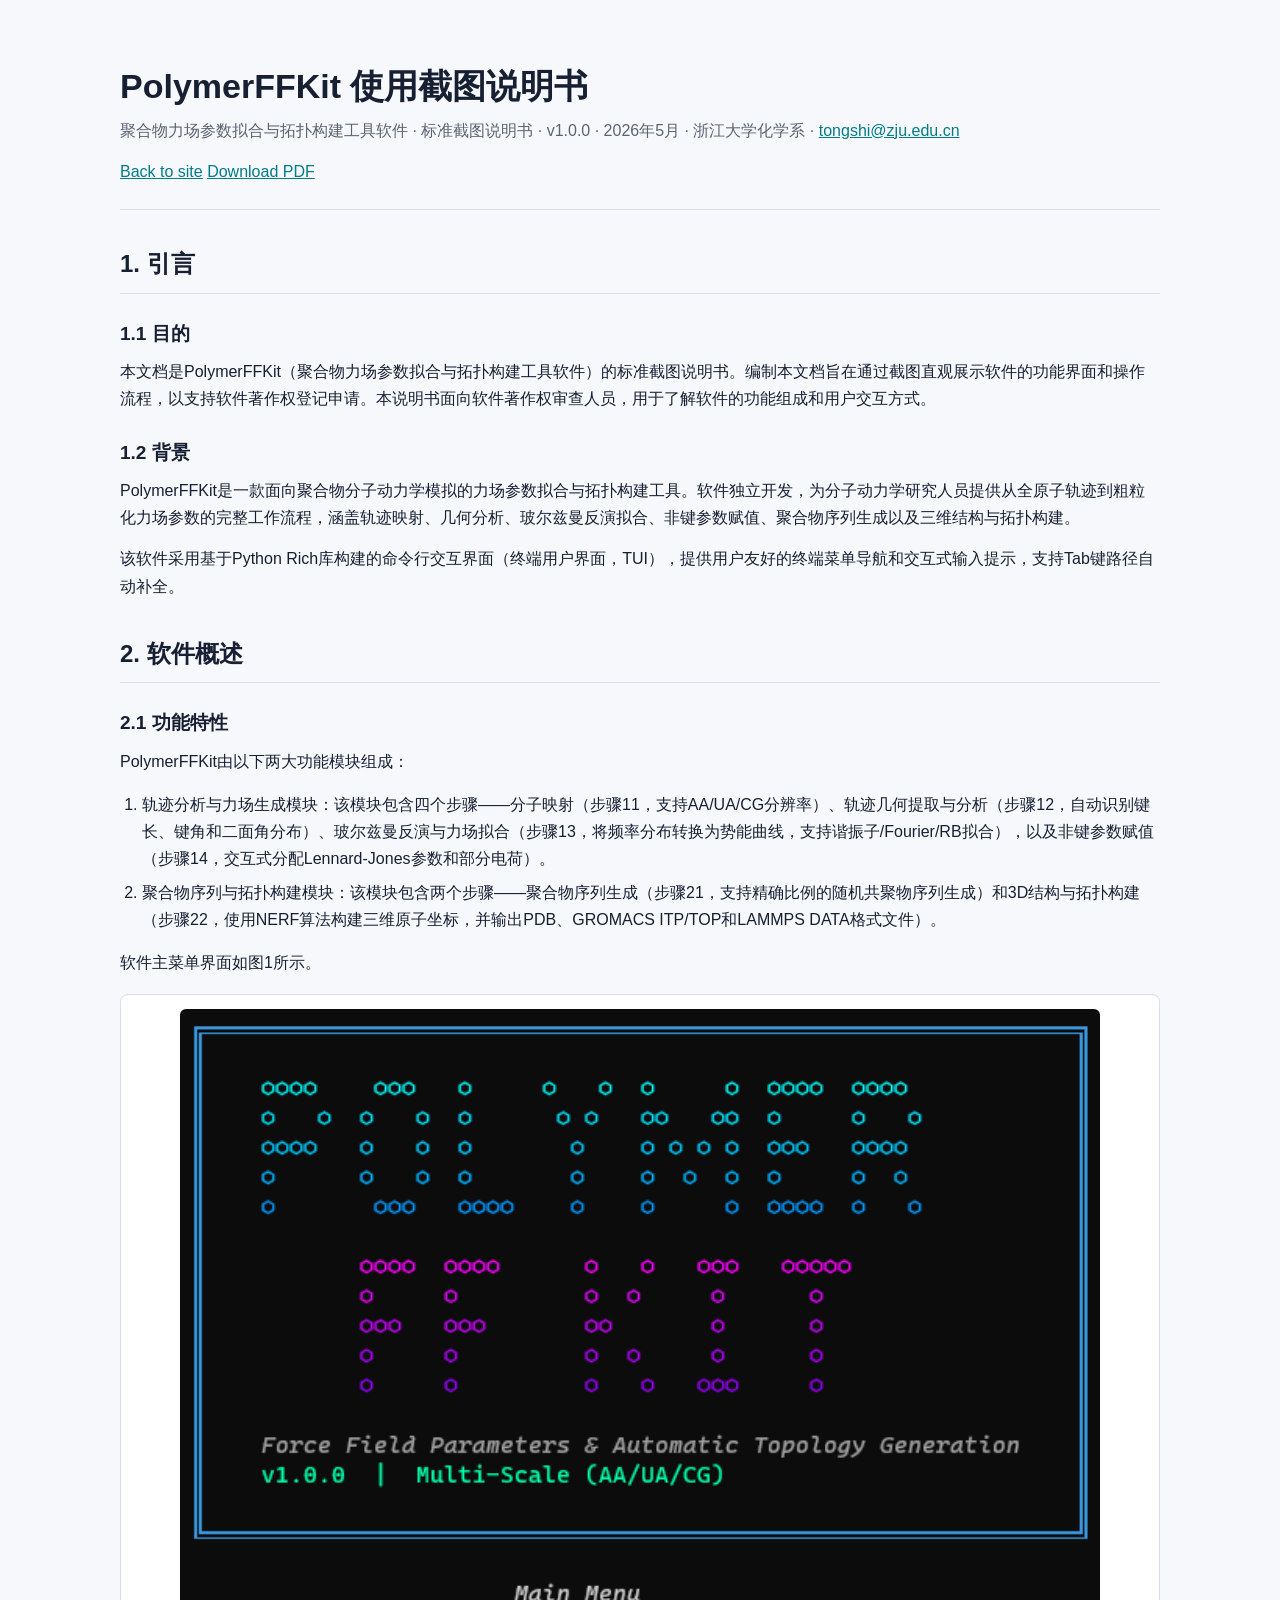
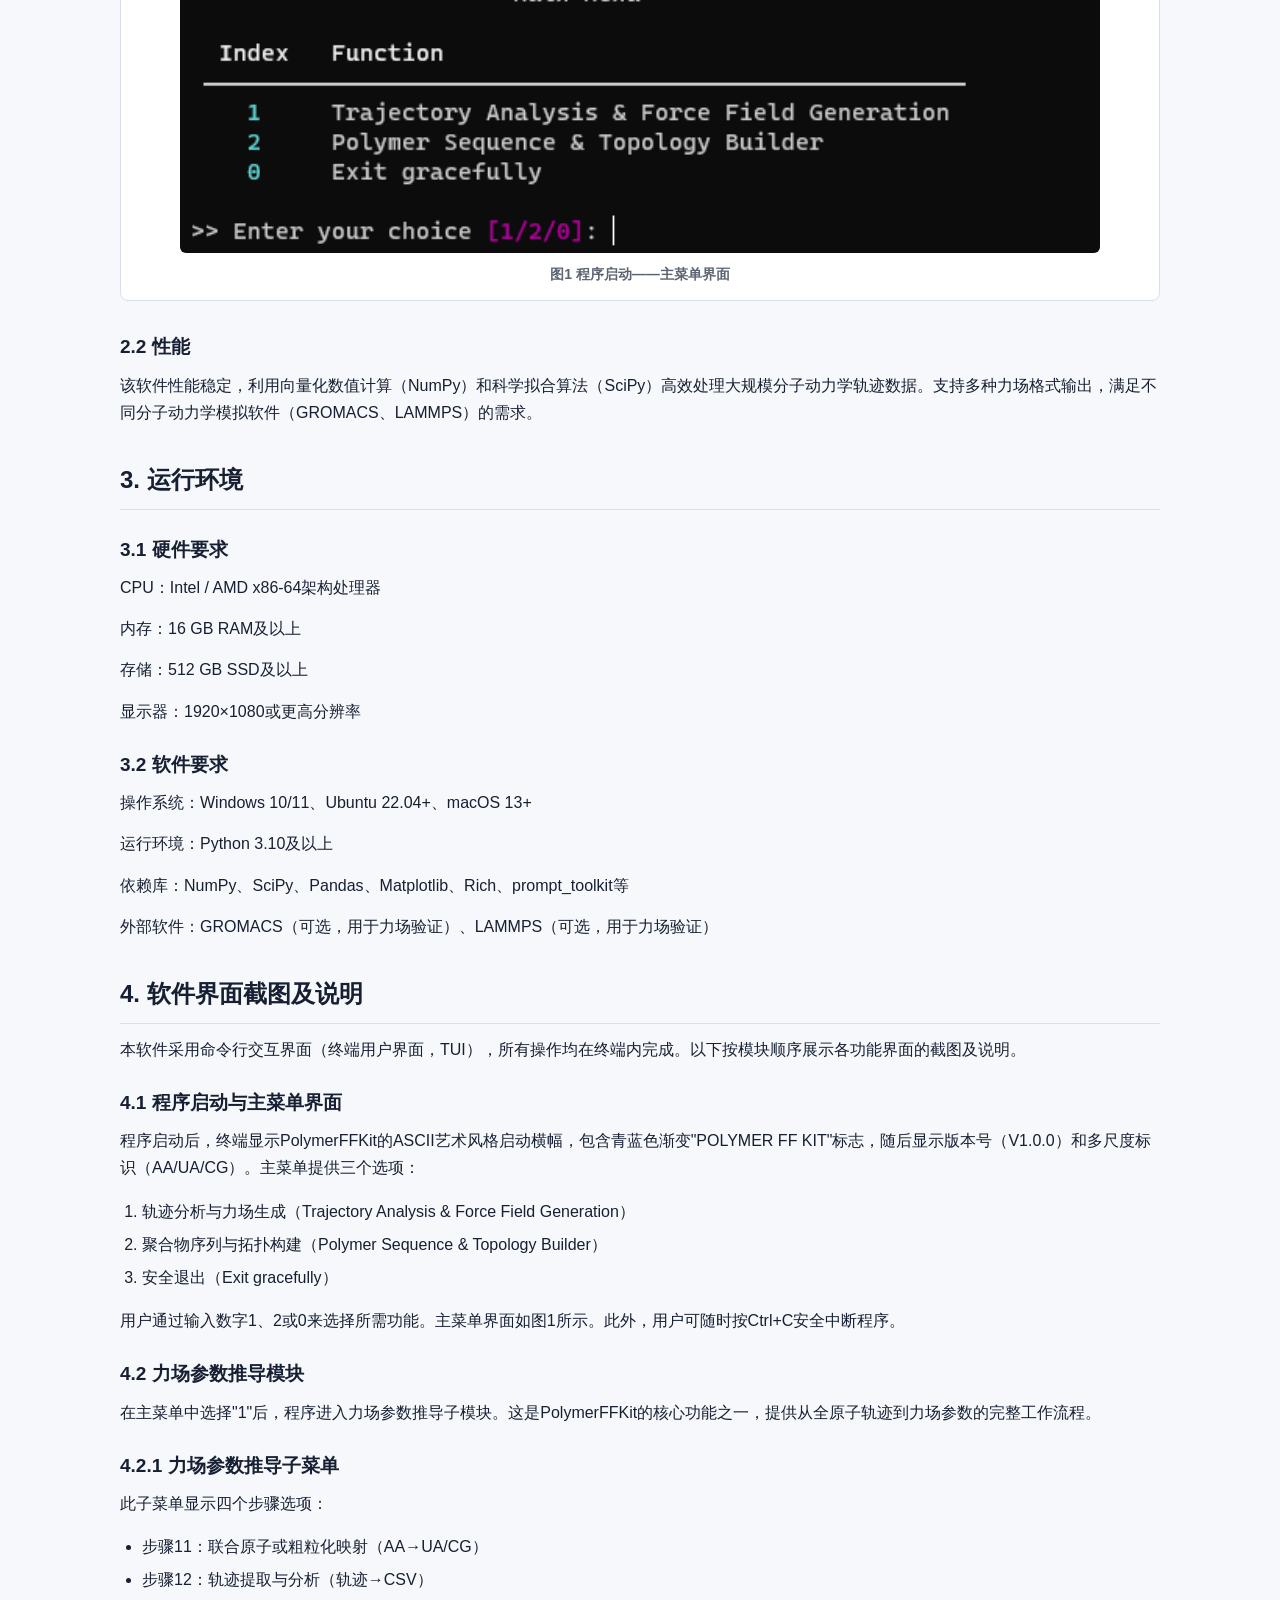
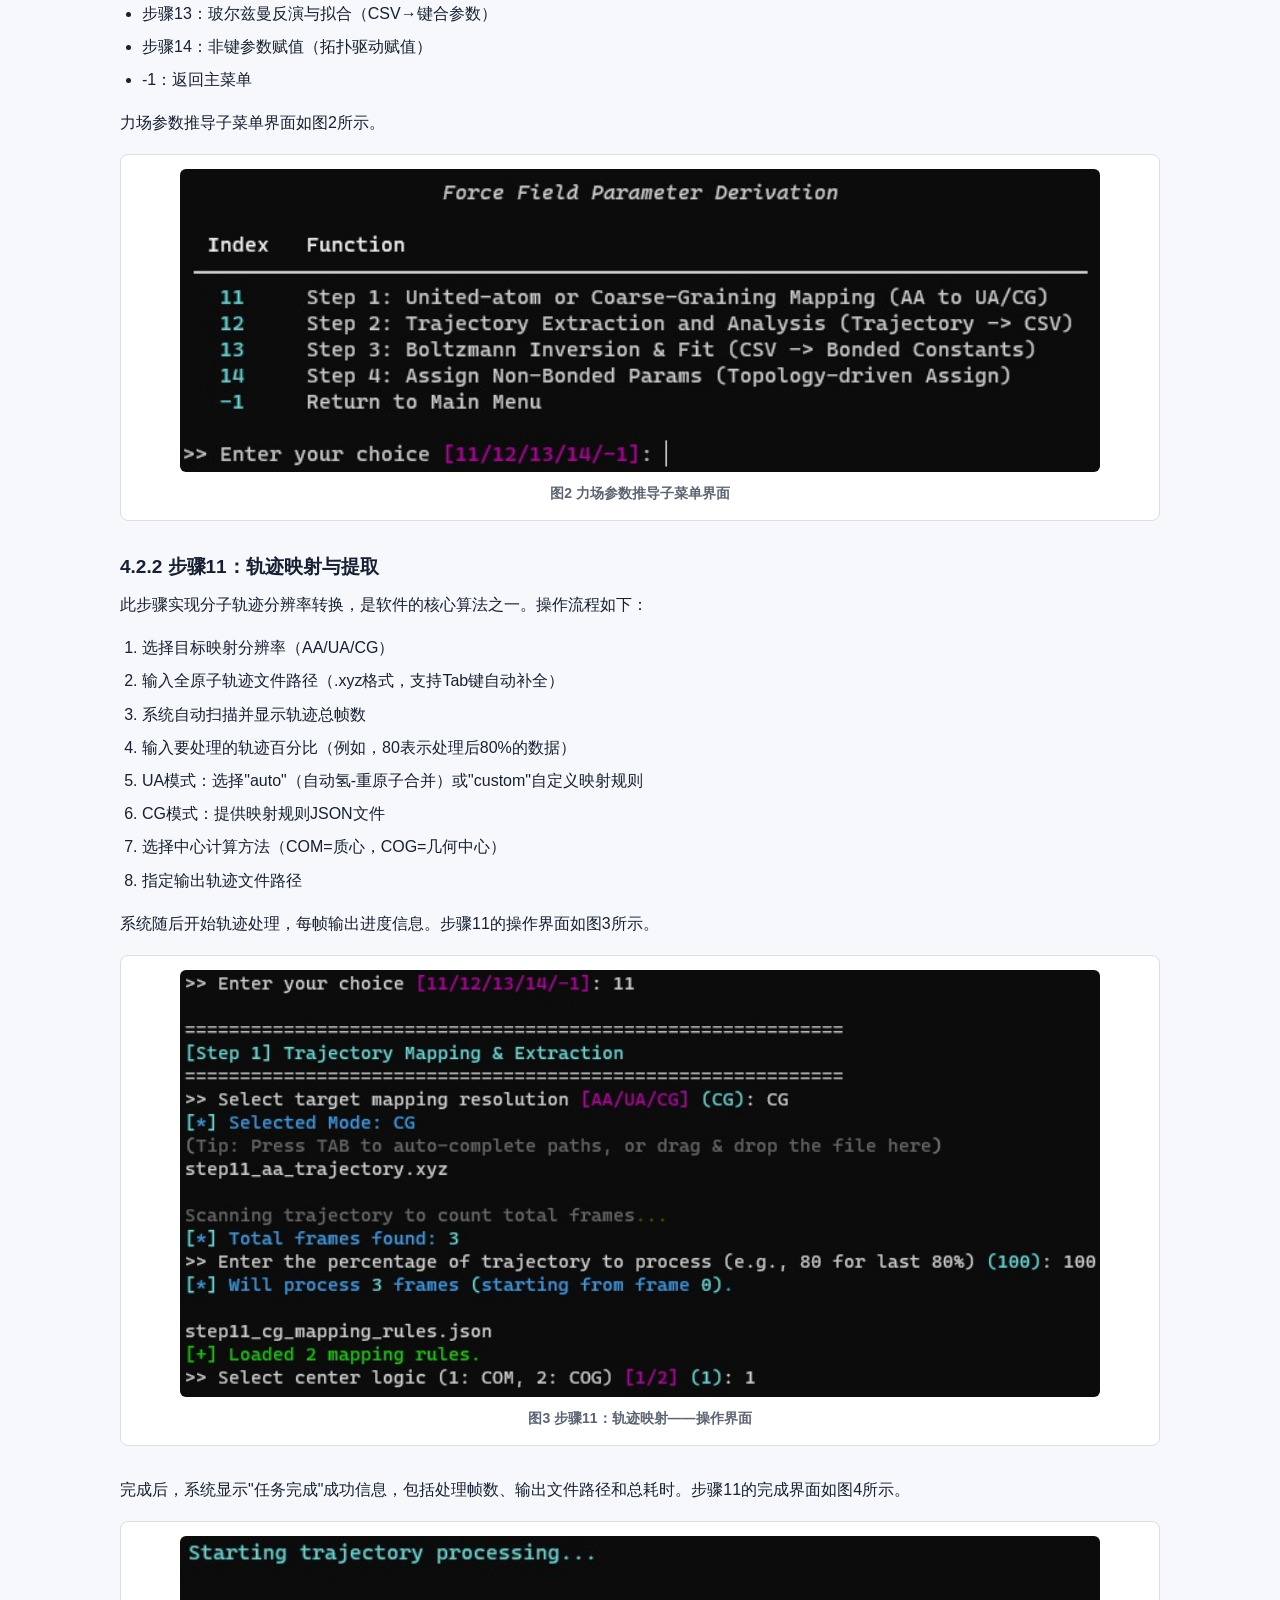
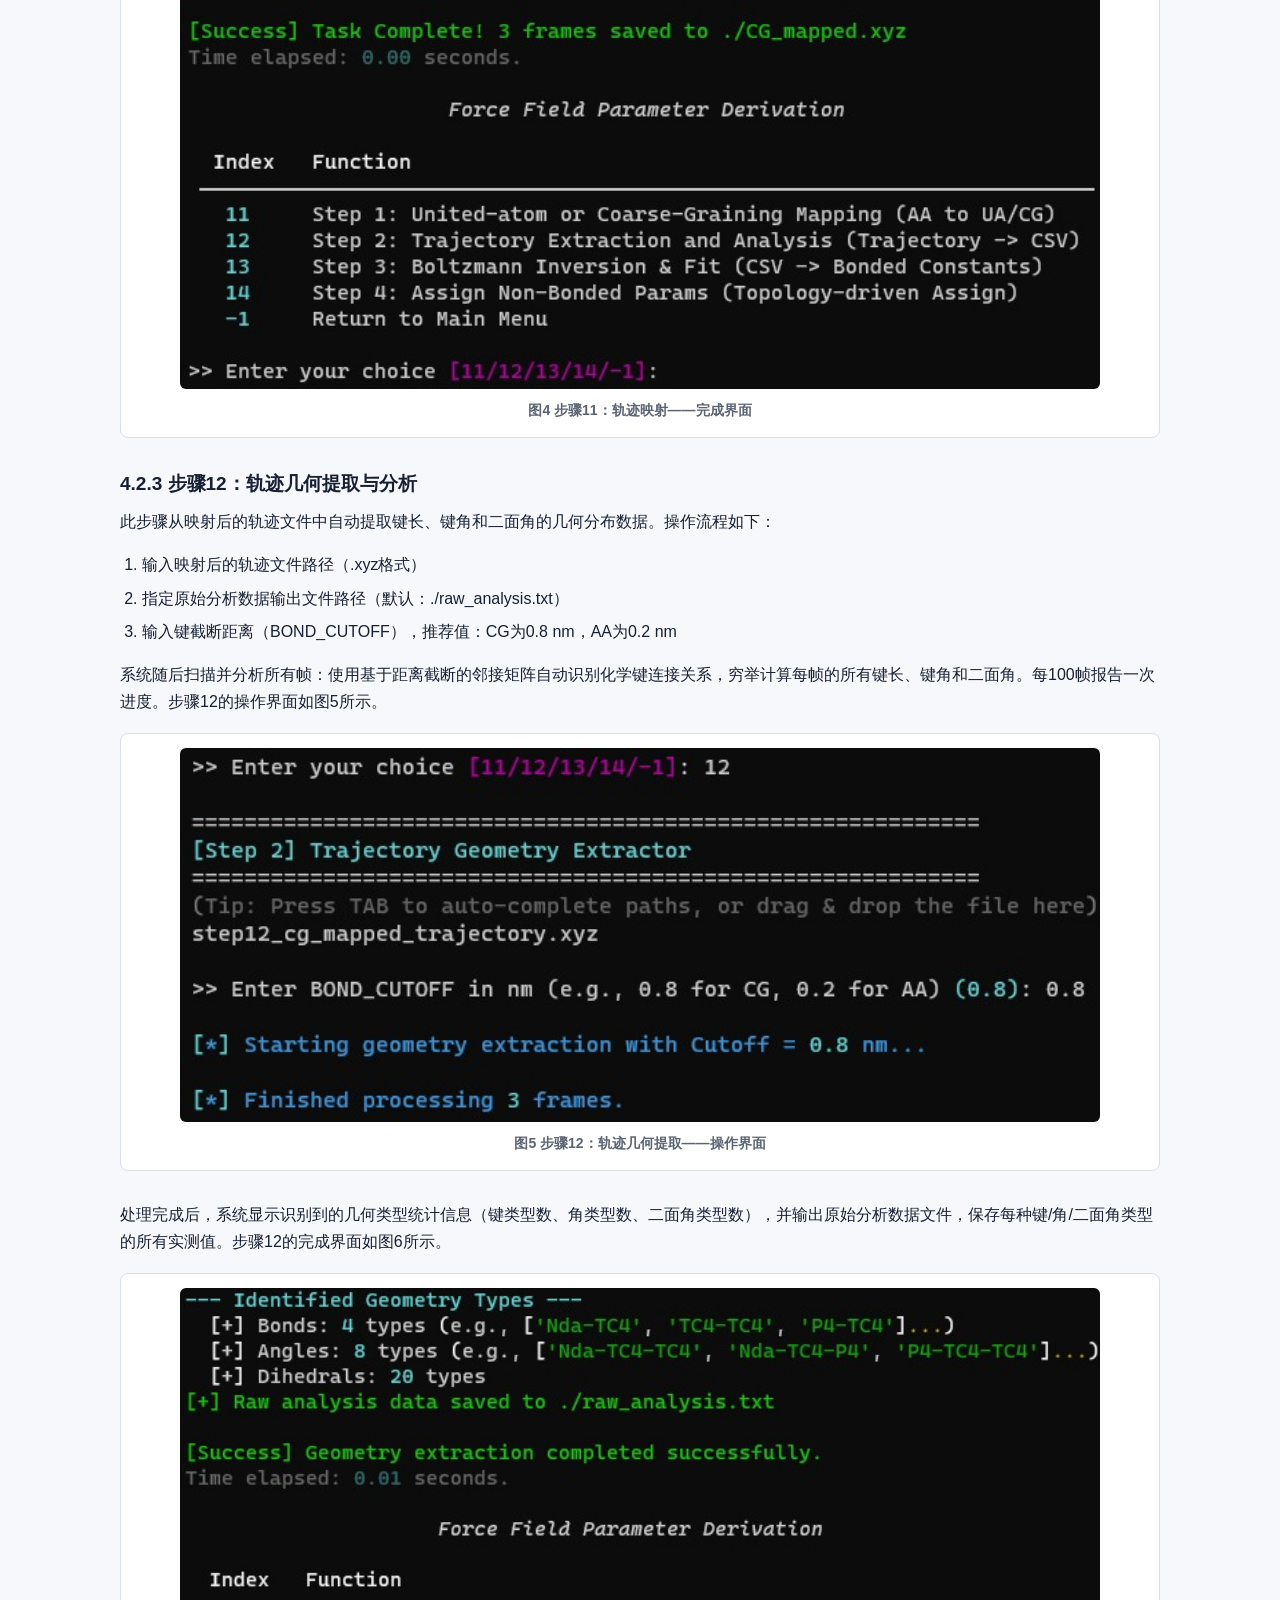
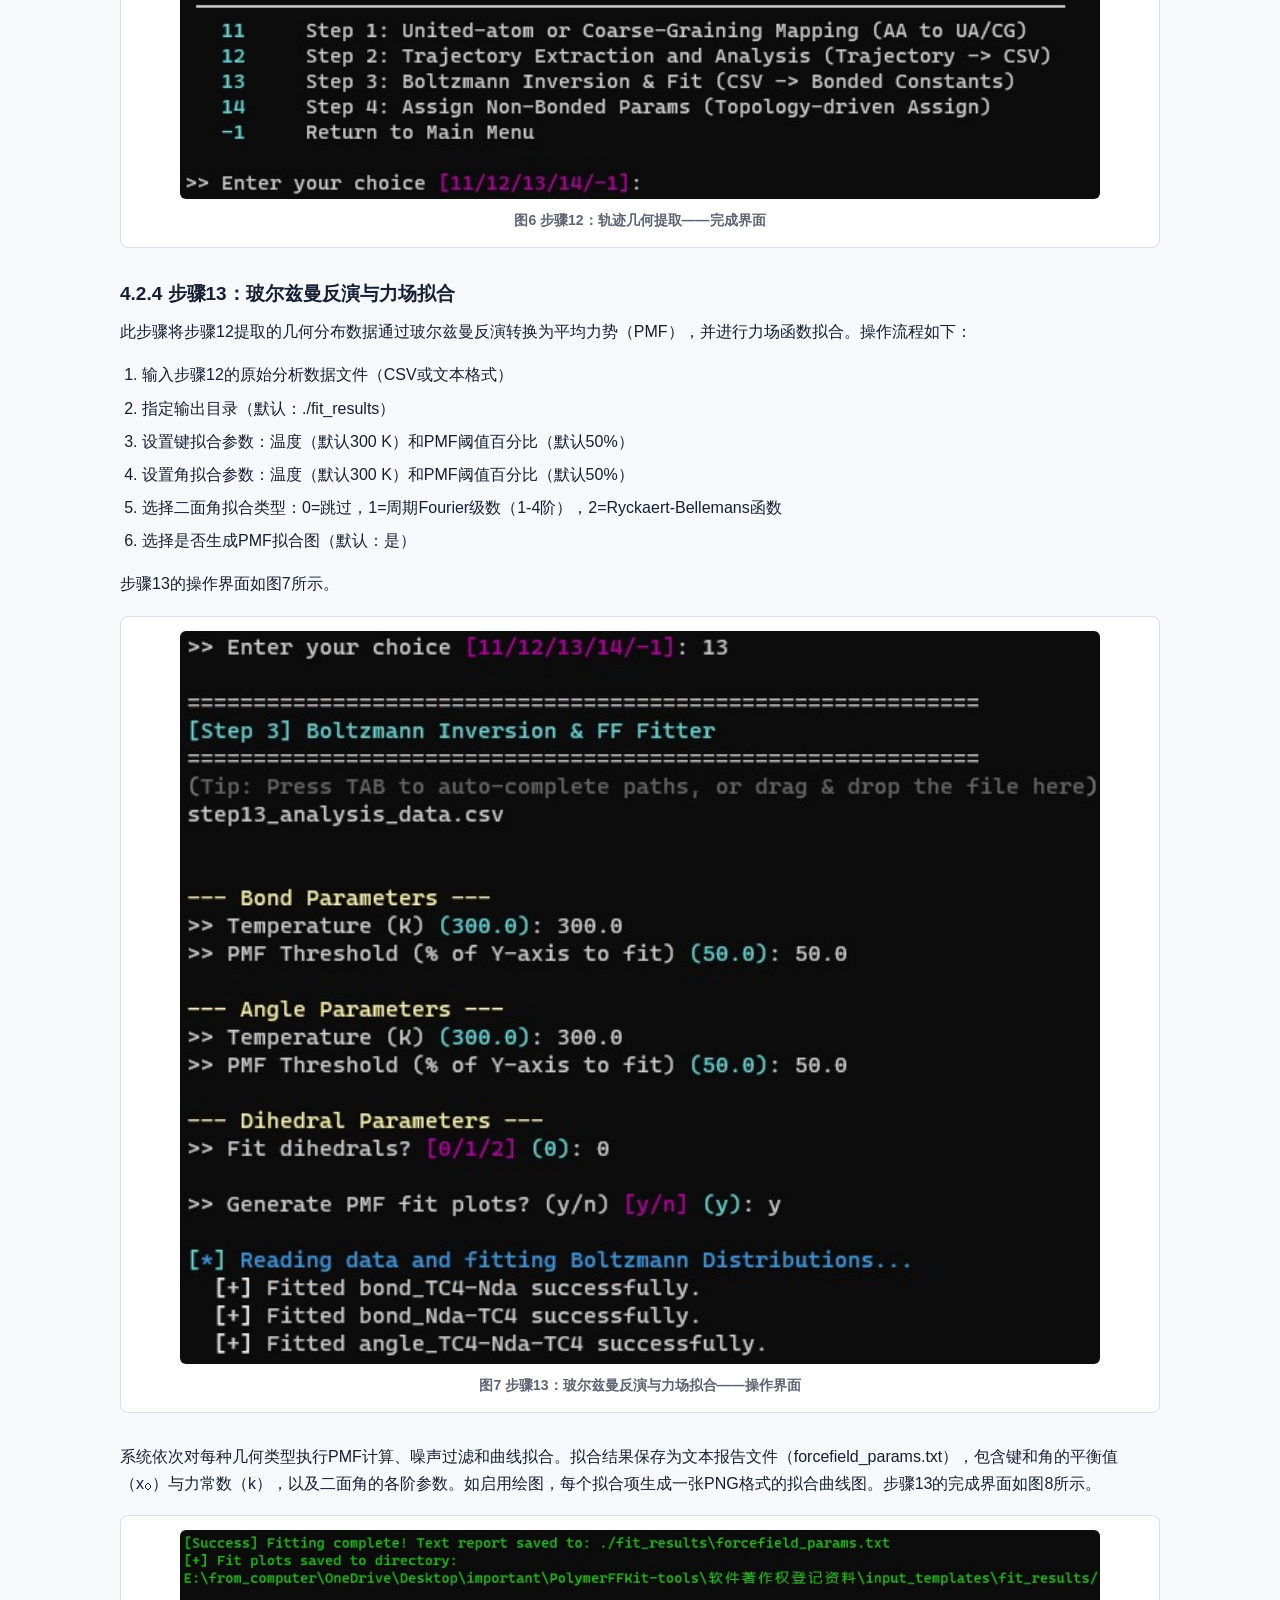
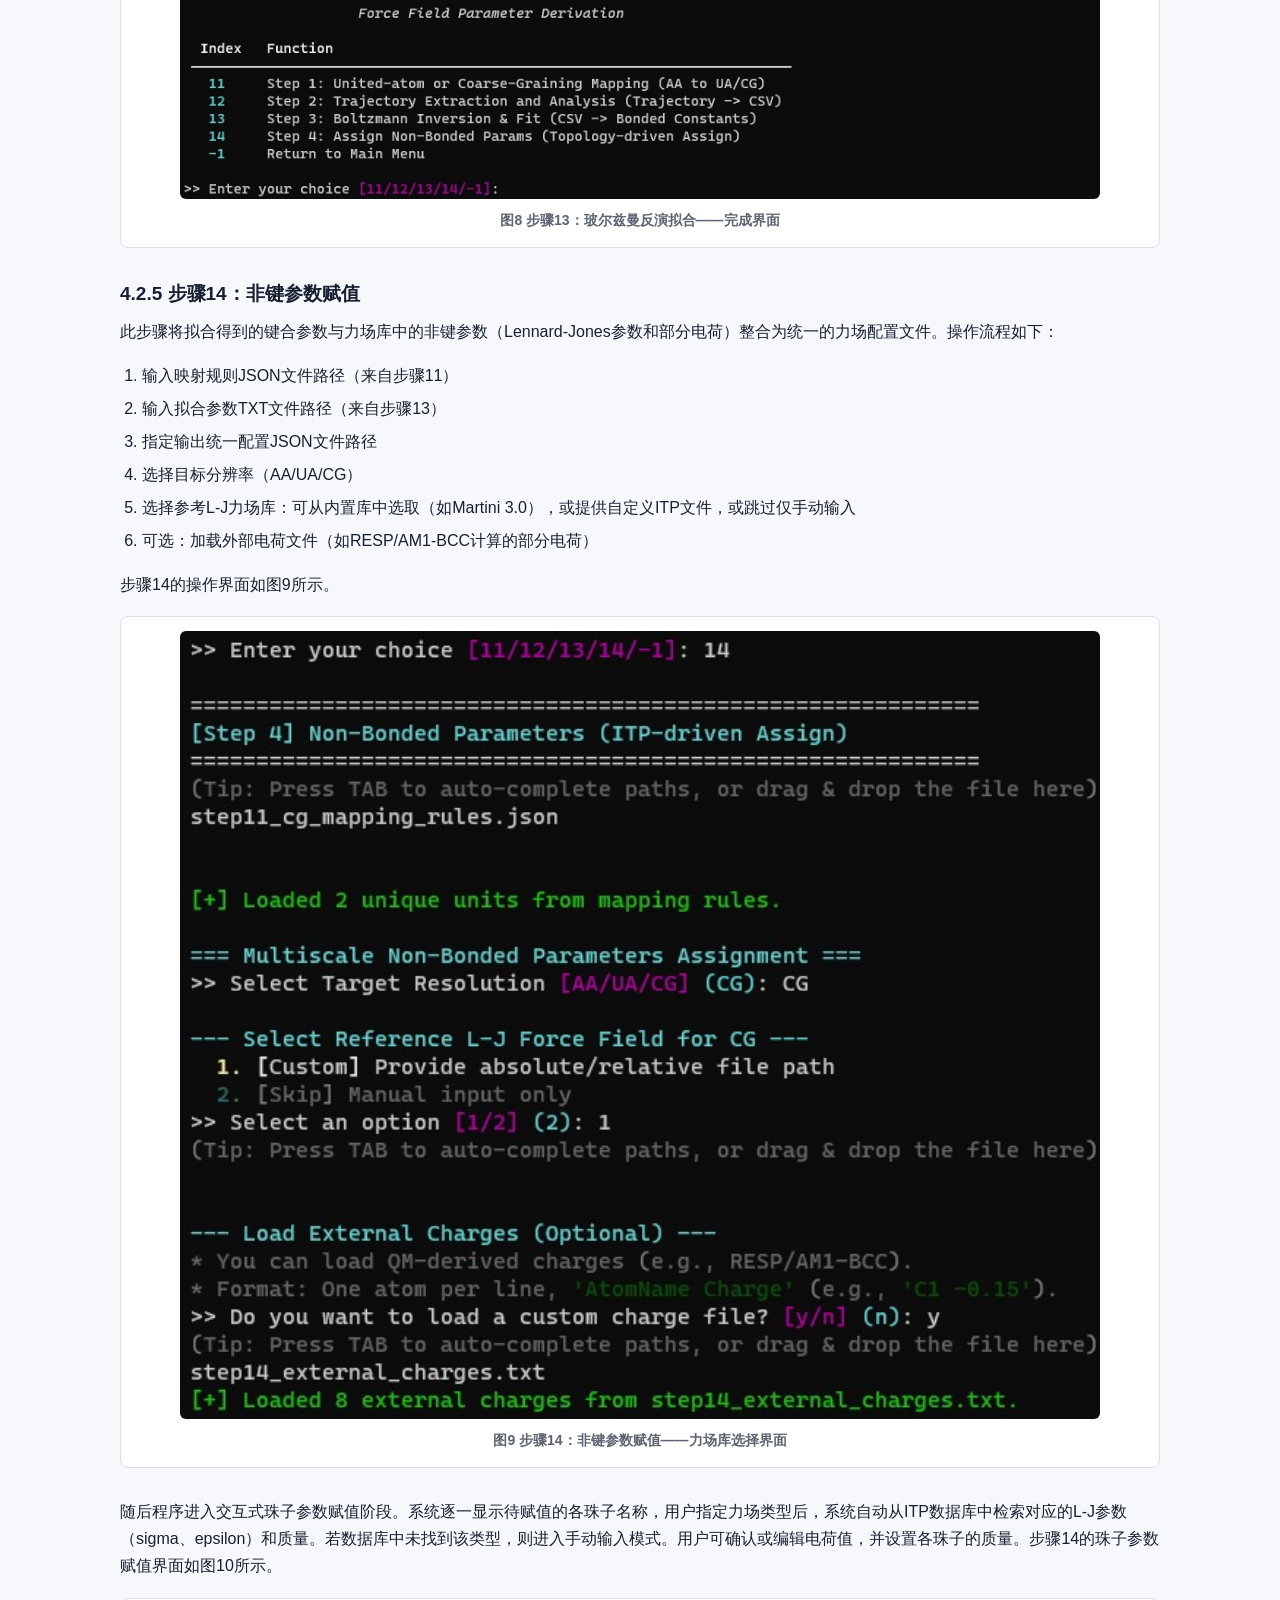
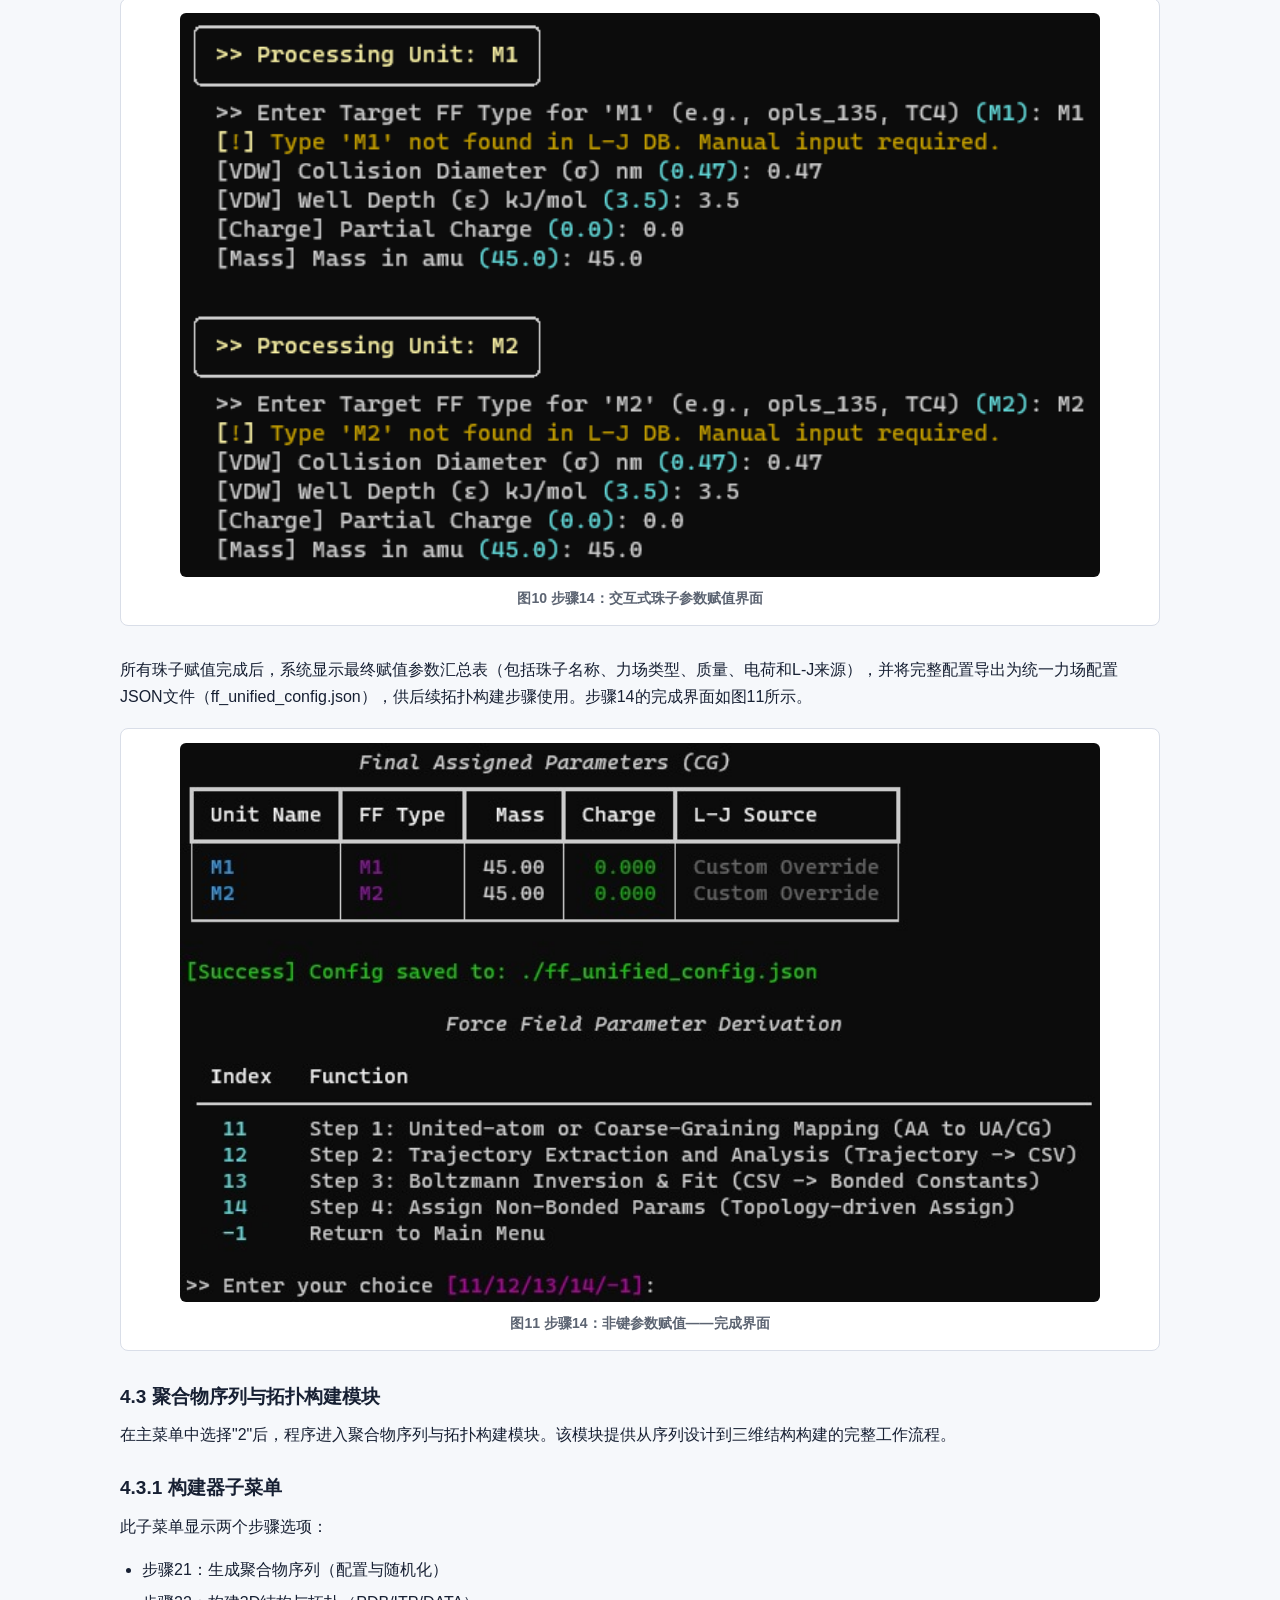
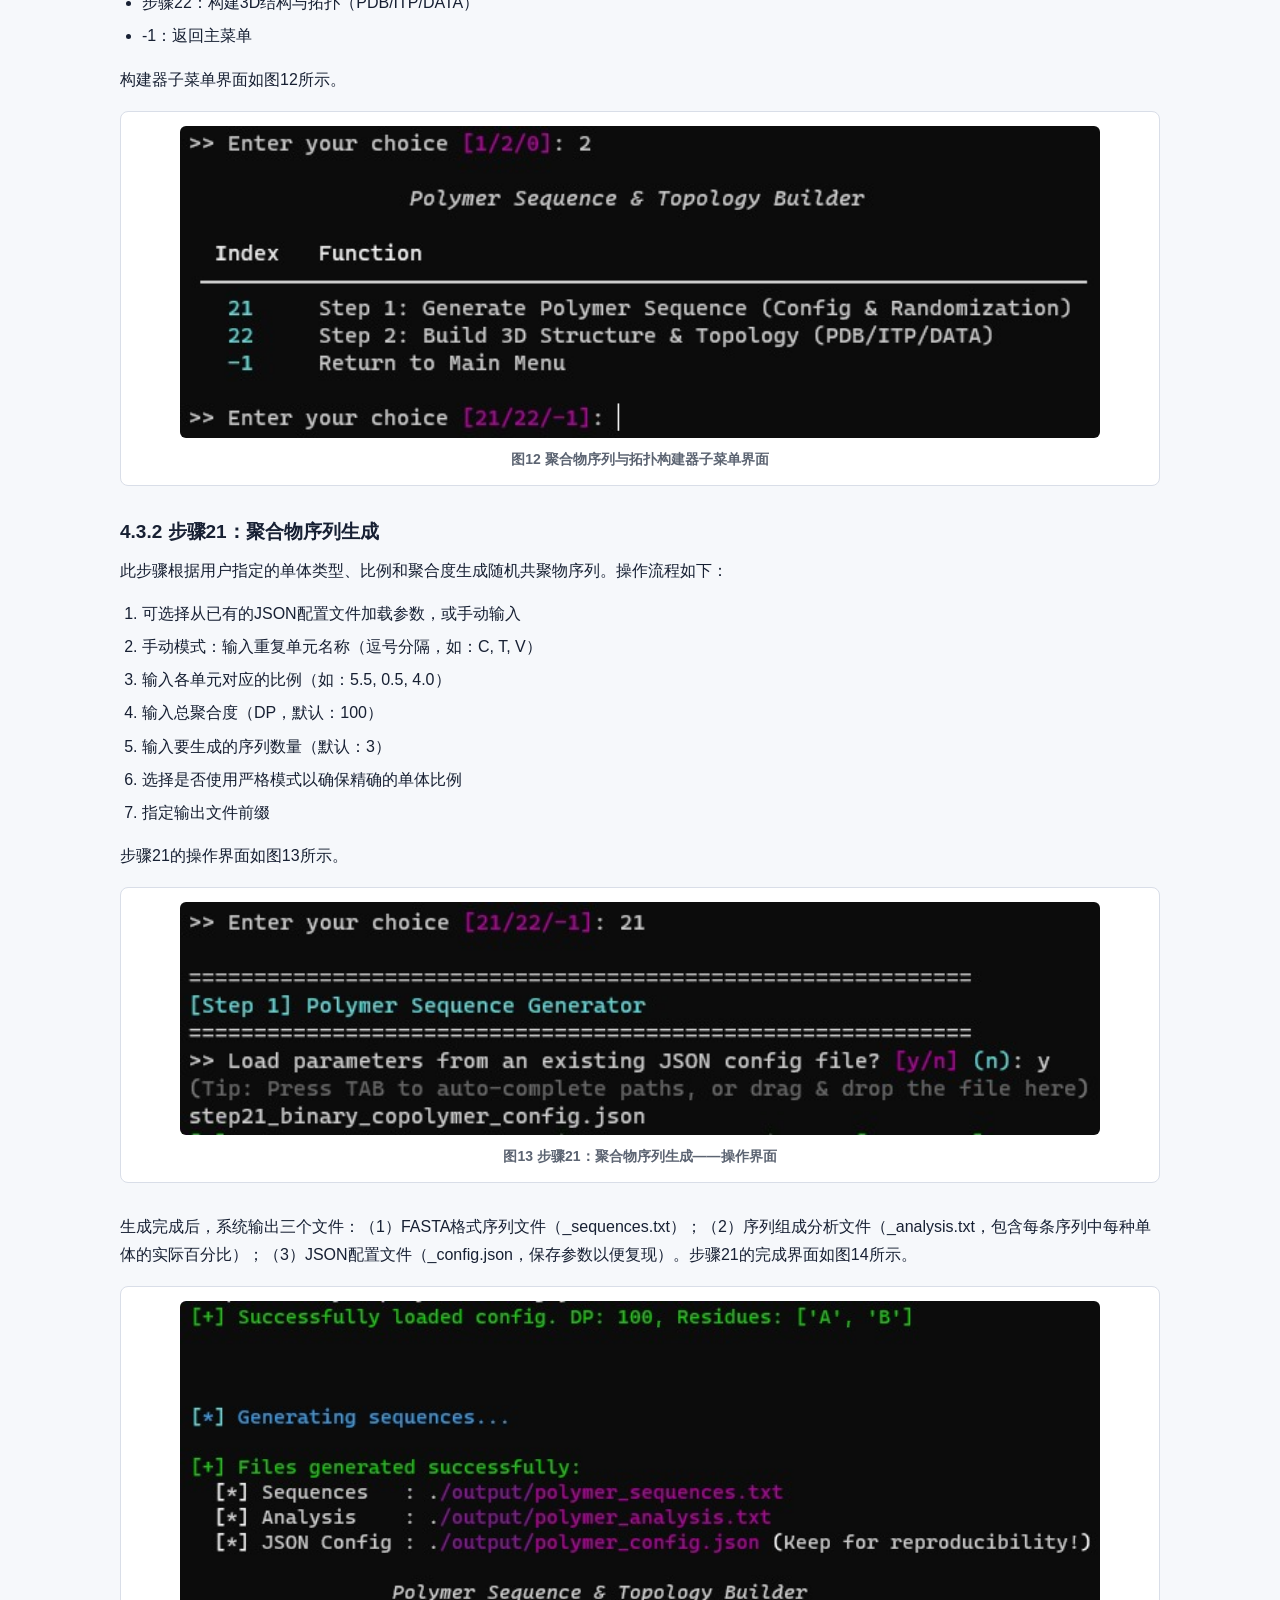
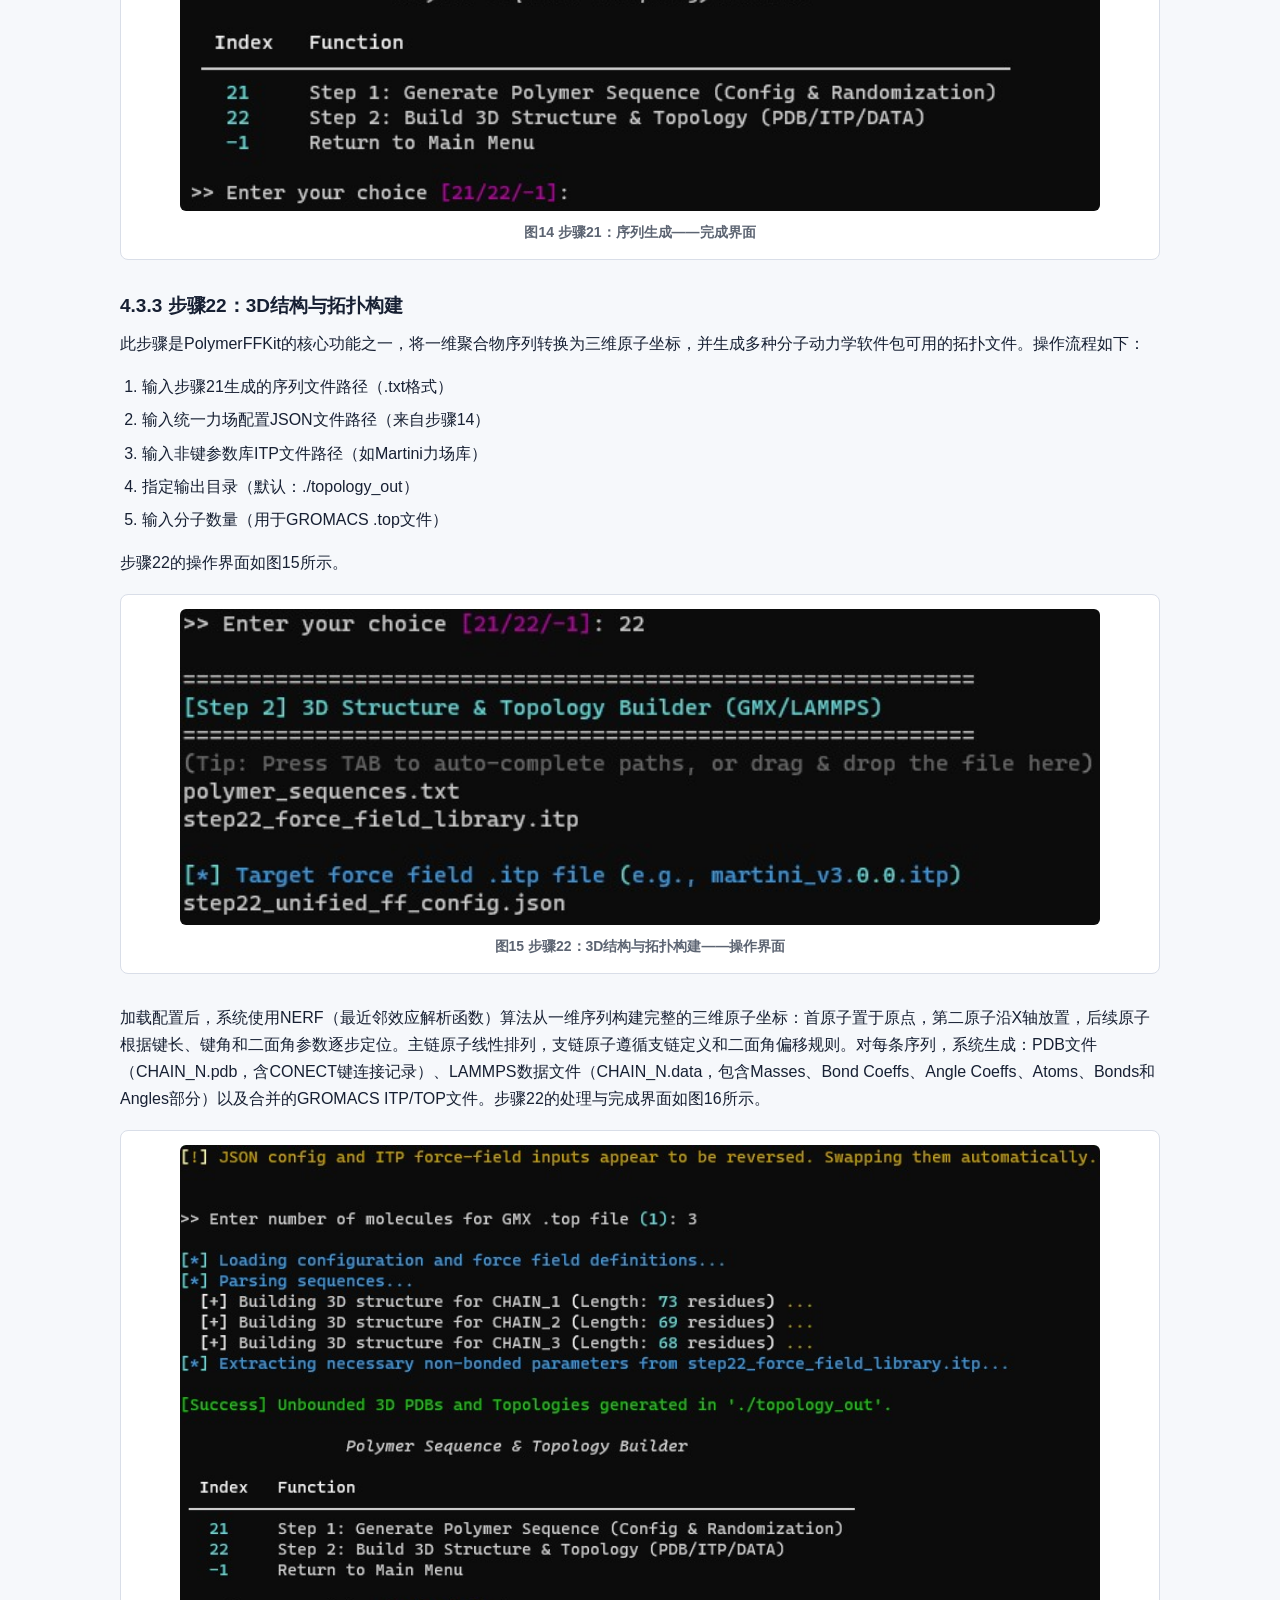
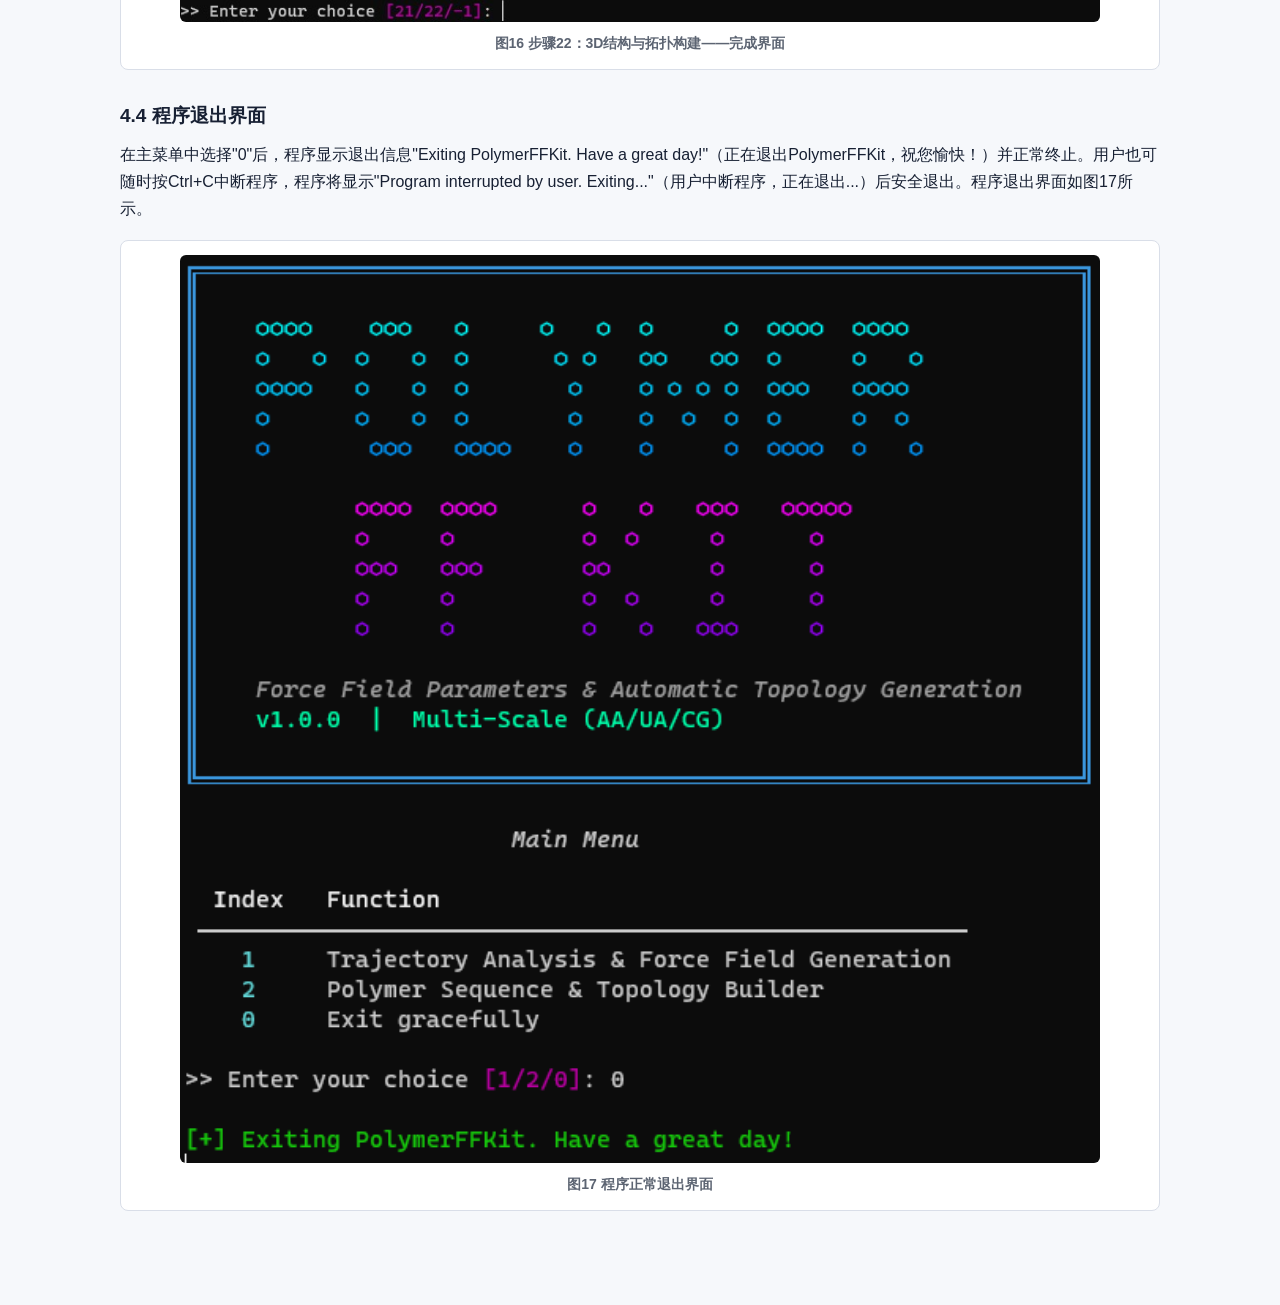
<file: manual/PolymerFFKit-使用截图说明书.html>
<!doctype html>
<html lang="zh-CN">
<head>
  <meta charset="utf-8">
  <meta name="viewport" content="width=device-width, initial-scale=1">
  <title>PolymerFFKit 使用截图说明书</title>
  <style>
    :root{color-scheme:light;--ink:#172033;--muted:#5c6472;--line:#d9dee8;--accent:#007c89;--bg:#f6f8fb;--panel:#ffffff}
    *{box-sizing:border-box}
    body{margin:0;background:var(--bg);color:var(--ink);font:16px/1.7 -apple-system,BlinkMacSystemFont,"Segoe UI","Microsoft YaHei",Arial,sans-serif}
    main{max-width:1080px;margin:0 auto;padding:32px 20px 64px}
    header{padding:34px 0 24px;border-bottom:1px solid var(--line)}
    h1{font-size:34px;line-height:1.2;margin:0 0 10px}
    h2{font-size:24px;margin:34px 0 12px;border-bottom:1px solid var(--line);padding-bottom:8px}
    h3{font-size:19px;margin:24px 0 8px}
    p{margin:8px 0 14px}
    a{color:var(--accent)}
    .meta{color:var(--muted)}
    .grid{display:grid;grid-template-columns:repeat(auto-fit,minmax(240px,1fr));gap:14px}
    .box{background:var(--panel);border:1px solid var(--line);border-radius:8px;padding:16px}
    table{border-collapse:collapse;width:100%;background:#fff;margin:12px 0}
    th,td{border:1px solid var(--line);padding:10px;text-align:left;vertical-align:top}
    th{background:#eef6f7}
    code{background:#edf2f7;border:1px solid #d6dee8;border-radius:4px;padding:1px 4px;font-family:Consolas,monospace}
    pre{overflow:auto;background:#111827;color:#e5edf8;border-radius:8px;padding:14px;font:14px/1.55 Consolas,monospace}
    ul,ol{padding-left:22px}
    li{margin:4px 0 6px}
    figure{margin:18px 0 30px;background:#fff;border:1px solid var(--line);border-radius:8px;padding:14px;break-inside:avoid}
    figure img{display:block;width:100%;max-width:920px;height:auto;margin:0 auto;border-radius:6px;background:#fff}
    figcaption{margin-top:10px;color:var(--muted);font-size:14px;font-weight:700;text-align:center}
    @media print{body{background:#fff}main{max-width:none;padding:0}a{color:#000}.box,figure{break-inside:avoid}}
  </style>
</head>
<body>
<main>
  <header>
    <h1>PolymerFFKit 使用截图说明书</h1>
    <p class="meta">聚合物力场参数拟合与拓扑构建工具软件 &middot; 标准截图说明书 &middot; v1.0.0 &middot; 2026年5月 &middot; 浙江大学化学系 &middot; <a href="mailto:tongshi@zju.edu.cn">tongshi@zju.edu.cn</a></p>
    <div class="doc-actions">
      <a href="../">Back to site</a>
      <a href="PolymerFFKit-使用截图说明书.pdf">Download PDF</a>
    </div>
  </header>

  <section>
    <h2>1. 引言</h2>
    <h3>1.1 目的</h3>
    <p>本文档是PolymerFFKit（聚合物力场参数拟合与拓扑构建工具软件）的标准截图说明书。编制本文档旨在通过截图直观展示软件的功能界面和操作流程，以支持软件著作权登记申请。本说明书面向软件著作权审查人员，用于了解软件的功能组成和用户交互方式。</p>
    <h3>1.2 背景</h3>
    <p>PolymerFFKit是一款面向聚合物分子动力学模拟的力场参数拟合与拓扑构建工具。软件独立开发，为分子动力学研究人员提供从全原子轨迹到粗粒化力场参数的完整工作流程，涵盖轨迹映射、几何分析、玻尔兹曼反演拟合、非键参数赋值、聚合物序列生成以及三维结构与拓扑构建。</p>
    <p>该软件采用基于Python Rich库构建的命令行交互界面（终端用户界面，TUI），提供用户友好的终端菜单导航和交互式输入提示，支持Tab键路径自动补全。</p>
  </section>

  <section>
    <h2>2. 软件概述</h2>
    <h3>2.1 功能特性</h3>
    <p>PolymerFFKit由以下两大功能模块组成：</p>
    <ol>
      <li>轨迹分析与力场生成模块：该模块包含四个步骤——分子映射（步骤11，支持AA/UA/CG分辨率）、轨迹几何提取与分析（步骤12，自动识别键长、键角和二面角分布）、玻尔兹曼反演与力场拟合（步骤13，将频率分布转换为势能曲线，支持谐振子/Fourier/RB拟合），以及非键参数赋值（步骤14，交互式分配Lennard-Jones参数和部分电荷）。</li>
      <li>聚合物序列与拓扑构建模块：该模块包含两个步骤——聚合物序列生成（步骤21，支持精确比例的随机共聚物序列生成）和3D结构与拓扑构建（步骤22，使用NERF算法构建三维原子坐标，并输出PDB、GROMACS ITP/TOP和LAMMPS DATA格式文件）。</li>
    </ol>
    <p>软件主菜单界面如图1所示。</p>
    <figure>
      <img src="PolymerFFKit-使用截图说明书-中文版.files/image001.png" alt="图1 程序启动——主菜单界面" width="575" height="528">
      <figcaption>图1 程序启动——主菜单界面</figcaption>
    </figure>
    <h3>2.2 性能</h3>
    <p>该软件性能稳定，利用向量化数值计算（NumPy）和科学拟合算法（SciPy）高效处理大规模分子动力学轨迹数据。支持多种力场格式输出，满足不同分子动力学模拟软件（GROMACS、LAMMPS）的需求。</p>
  </section>

  <section>
    <h2>3. 运行环境</h2>
    <h3>3.1 硬件要求</h3>
    <p>CPU：Intel / AMD x86-64架构处理器</p>
    <p>内存：16 GB RAM及以上</p>
    <p>存储：512 GB SSD及以上</p>
    <p>显示器：1920×1080或更高分辨率</p>
    <h3>3.2 软件要求</h3>
    <p>操作系统：Windows 10/11、Ubuntu 22.04+、macOS 13+</p>
    <p>运行环境：Python 3.10及以上</p>
    <p>依赖库：NumPy、SciPy、Pandas、Matplotlib、Rich、prompt_toolkit等</p>
    <p>外部软件：GROMACS（可选，用于力场验证）、LAMMPS（可选，用于力场验证）</p>
  </section>

  <section>
    <h2>4. 软件界面截图及说明</h2>
    <p>本软件采用命令行交互界面（终端用户界面，TUI），所有操作均在终端内完成。以下按模块顺序展示各功能界面的截图及说明。</p>
    <h3>4.1 程序启动与主菜单界面</h3>
    <p>程序启动后，终端显示PolymerFFKit的ASCII艺术风格启动横幅，包含青蓝色渐变"POLYMER FF KIT"标志，随后显示版本号（V1.0.0）和多尺度标识（AA/UA/CG）。主菜单提供三个选项：</p>
    <ol>
      <li>轨迹分析与力场生成（Trajectory Analysis &amp; Force Field Generation）</li>
      <li>聚合物序列与拓扑构建（Polymer Sequence &amp; Topology Builder）</li>
      <li>安全退出（Exit gracefully）</li>
    </ol>
    <p>用户通过输入数字1、2或0来选择所需功能。主菜单界面如图1所示。此外，用户可随时按Ctrl+C安全中断程序。</p>
    <h3>4.2 力场参数推导模块</h3>
    <p>在主菜单中选择"1"后，程序进入力场参数推导子模块。这是PolymerFFKit的核心功能之一，提供从全原子轨迹到力场参数的完整工作流程。</p>
    <h3>4.2.1 力场参数推导子菜单</h3>
    <p>此子菜单显示四个步骤选项：</p>
    <ul>
      <li>步骤11：联合原子或粗粒化映射（AA→UA/CG）</li>
      <li>步骤12：轨迹提取与分析（轨迹→CSV）</li>
      <li>步骤13：玻尔兹曼反演与拟合（CSV→键合参数）</li>
      <li>步骤14：非键参数赋值（拓扑驱动赋值）</li>
      <li>-1：返回主菜单</li>
    </ul>
    <p>力场参数推导子菜单界面如图2所示。</p>
    <figure>
      <img src="PolymerFFKit-使用截图说明书-中文版.files/image003.jpg" alt="图2 力场参数推导子菜单界面" width="575" height="189">
      <figcaption>图2 力场参数推导子菜单界面</figcaption>
    </figure>
    <h3>4.2.2 步骤11：轨迹映射与提取</h3>
    <p>此步骤实现分子轨迹分辨率转换，是软件的核心算法之一。操作流程如下：</p>
    <ol>
      <li>选择目标映射分辨率（AA/UA/CG）</li>
      <li>输入全原子轨迹文件路径（.xyz格式，支持Tab键自动补全）</li>
      <li>系统自动扫描并显示轨迹总帧数</li>
      <li>输入要处理的轨迹百分比（例如，80表示处理后80%的数据）</li>
      <li>UA模式：选择"auto"（自动氢-重原子合并）或"custom"自定义映射规则</li>
      <li>CG模式：提供映射规则JSON文件</li>
      <li>选择中心计算方法（COM=质心，COG=几何中心）</li>
      <li>指定输出轨迹文件路径</li>
    </ol>
    <p>系统随后开始轨迹处理，每帧输出进度信息。步骤11的操作界面如图3所示。</p>
    <figure>
      <img src="PolymerFFKit-使用截图说明书-中文版.files/image005.jpg" alt="图3 步骤11：轨迹映射——操作界面" width="575" height="267">
      <figcaption>图3 步骤11：轨迹映射——操作界面</figcaption>
    </figure>
    <p>完成后，系统显示"任务完成"成功信息，包括处理帧数、输出文件路径和总耗时。步骤11的完成界面如图4所示。</p>
    <figure>
      <img src="PolymerFFKit-使用截图说明书-中文版.files/image007.jpg" alt="图4 步骤11：轨迹映射——完成界面" width="576" height="284">
      <figcaption>图4 步骤11：轨迹映射——完成界面</figcaption>
    </figure>
    <h3>4.2.3 步骤12：轨迹几何提取与分析</h3>
    <p>此步骤从映射后的轨迹文件中自动提取键长、键角和二面角的几何分布数据。操作流程如下：</p>
    <ol>
      <li>输入映射后的轨迹文件路径（.xyz格式）</li>
      <li>指定原始分析数据输出文件路径（默认：./raw_analysis.txt）</li>
      <li>输入键截断距离（BOND_CUTOFF），推荐值：CG为0.8 nm，AA为0.2 nm</li>
    </ol>
    <p>系统随后扫描并分析所有帧：使用基于距离截断的邻接矩阵自动识别化学键连接关系，穷举计算每帧的所有键长、键角和二面角。每100帧报告一次进度。步骤12的操作界面如图5所示。</p>
    <figure>
      <img src="PolymerFFKit-使用截图说明书-中文版.files/image009.jpg" alt="图5 步骤12：轨迹几何提取——操作界面" width="576" height="234">
      <figcaption>图5 步骤12：轨迹几何提取——操作界面</figcaption>
    </figure>
    <p>处理完成后，系统显示识别到的几何类型统计信息（键类型数、角类型数、二面角类型数），并输出原始分析数据文件，保存每种键/角/二面角类型的所有实测值。步骤12的完成界面如图6所示。</p>
    <figure>
      <img src="PolymerFFKit-使用截图说明书-中文版.files/image011.jpg" alt="图6 步骤12：轨迹几何提取——完成界面" width="576" height="320">
      <figcaption>图6 步骤12：轨迹几何提取——完成界面</figcaption>
    </figure>
    <h3>4.2.4 步骤13：玻尔兹曼反演与力场拟合</h3>
    <p>此步骤将步骤12提取的几何分布数据通过玻尔兹曼反演转换为平均力势（PMF），并进行力场函数拟合。操作流程如下：</p>
    <ol>
      <li>输入步骤12的原始分析数据文件（CSV或文本格式）</li>
      <li>指定输出目录（默认：./fit_results）</li>
      <li>设置键拟合参数：温度（默认300 K）和PMF阈值百分比（默认50%）</li>
      <li>设置角拟合参数：温度（默认300 K）和PMF阈值百分比（默认50%）</li>
      <li>选择二面角拟合类型：0=跳过，1=周期Fourier级数（1-4阶），2=Ryckaert-Bellemans函数</li>
      <li>选择是否生成PMF拟合图（默认：是）</li>
    </ol>
    <p>步骤13的操作界面如图7所示。</p>
    <figure>
      <img src="PolymerFFKit-使用截图说明书-中文版.files/image013.jpg" alt="图7 步骤13：玻尔兹曼反演与力场拟合——操作界面" width="576" height="459">
      <figcaption>图7 步骤13：玻尔兹曼反演与力场拟合——操作界面</figcaption>
    </figure>
    <p>系统依次对每种几何类型执行PMF计算、噪声过滤和曲线拟合。拟合结果保存为文本报告文件（forcefield_params.txt），包含键和角的平衡值（x₀）与力常数（k），以及二面角的各阶参数。如启用绘图，每个拟合项生成一张PNG格式的拟合曲线图。步骤13的完成界面如图8所示。</p>
    <figure>
      <img src="PolymerFFKit-使用截图说明书-中文版.files/image015.jpg" alt="图8 步骤13：玻尔兹曼反演拟合——完成界面" width="576" height="168">
      <figcaption>图8 步骤13：玻尔兹曼反演拟合——完成界面</figcaption>
    </figure>
    <h3>4.2.5 步骤14：非键参数赋值</h3>
    <p>此步骤将拟合得到的键合参数与力场库中的非键参数（Lennard-Jones参数和部分电荷）整合为统一的力场配置文件。操作流程如下：</p>
    <ol>
      <li>输入映射规则JSON文件路径（来自步骤11）</li>
      <li>输入拟合参数TXT文件路径（来自步骤13）</li>
      <li>指定输出统一配置JSON文件路径</li>
      <li>选择目标分辨率（AA/UA/CG）</li>
      <li>选择参考L-J力场库：可从内置库中选取（如Martini 3.0），或提供自定义ITP文件，或跳过仅手动输入</li>
      <li>可选：加载外部电荷文件（如RESP/AM1-BCC计算的部分电荷）</li>
    </ol>
    <p>步骤14的操作界面如图9所示。</p>
    <figure>
      <img src="PolymerFFKit-使用截图说明书-中文版.files/image017.jpg" alt="图9 步骤14：非键参数赋值——力场库选择界面" width="575" height="493">
      <figcaption>图9 步骤14：非键参数赋值——力场库选择界面</figcaption>
    </figure>
    <p>随后程序进入交互式珠子参数赋值阶段。系统逐一显示待赋值的各珠子名称，用户指定力场类型后，系统自动从ITP数据库中检索对应的L-J参数（sigma、epsilon）和质量。若数据库中未找到该类型，则进入手动输入模式。用户可确认或编辑电荷值，并设置各珠子的质量。步骤14的珠子参数赋值界面如图10所示。</p>
    <figure>
      <img src="PolymerFFKit-使用截图说明书-中文版.files/image018.png" alt="图10 步骤14：交互式珠子参数赋值界面" width="575" height="353">
      <figcaption>图10 步骤14：交互式珠子参数赋值界面</figcaption>
    </figure>
    <p>所有珠子赋值完成后，系统显示最终赋值参数汇总表（包括珠子名称、力场类型、质量、电荷和L-J来源），并将完整配置导出为统一力场配置JSON文件（ff_unified_config.json），供后续拓扑构建步骤使用。步骤14的完成界面如图11所示。</p>
    <figure>
      <img src="PolymerFFKit-使用截图说明书-中文版.files/image020.jpg" alt="图11 步骤14：非键参数赋值——完成界面" width="576" height="350">
      <figcaption>图11 步骤14：非键参数赋值——完成界面</figcaption>
    </figure>
    <h3>4.3 聚合物序列与拓扑构建模块</h3>
    <p>在主菜单中选择"2"后，程序进入聚合物序列与拓扑构建模块。该模块提供从序列设计到三维结构构建的完整工作流程。</p>
    <h3>4.3.1 构建器子菜单</h3>
    <p>此子菜单显示两个步骤选项：</p>
    <ul>
      <li>步骤21：生成聚合物序列（配置与随机化）</li>
      <li>步骤22：构建3D结构与拓扑（PDB/ITP/DATA）</li>
      <li>-1：返回主菜单</li>
    </ul>
    <p>构建器子菜单界面如图12所示。</p>
    <figure>
      <img src="PolymerFFKit-使用截图说明书-中文版.files/image022.jpg" alt="图12 聚合物序列与拓扑构建器子菜单界面" width="576" height="195">
      <figcaption>图12 聚合物序列与拓扑构建器子菜单界面</figcaption>
    </figure>
    <h3>4.3.2 步骤21：聚合物序列生成</h3>
    <p>此步骤根据用户指定的单体类型、比例和聚合度生成随机共聚物序列。操作流程如下：</p>
    <ol>
      <li>可选择从已有的JSON配置文件加载参数，或手动输入</li>
      <li>手动模式：输入重复单元名称（逗号分隔，如：C, T, V）</li>
      <li>输入各单元对应的比例（如：5.5, 0.5, 4.0）</li>
      <li>输入总聚合度（DP，默认：100）</li>
      <li>输入要生成的序列数量（默认：3）</li>
      <li>选择是否使用严格模式以确保精确的单体比例</li>
      <li>指定输出文件前缀</li>
    </ol>
    <p>步骤21的操作界面如图13所示。</p>
    <figure>
      <img src="PolymerFFKit-使用截图说明书-中文版.files/image024.jpg" alt="图13 步骤21：聚合物序列生成——操作界面" width="576" height="145">
      <figcaption>图13 步骤21：聚合物序列生成——操作界面</figcaption>
    </figure>
    <p>生成完成后，系统输出三个文件：（1）FASTA格式序列文件（_sequences.txt）；（2）序列组成分析文件（_analysis.txt，包含每条序列中每种单体的实际百分比）；（3）JSON配置文件（_config.json，保存参数以便复现）。步骤21的完成界面如图14所示。</p>
    <figure>
      <img src="PolymerFFKit-使用截图说明书-中文版.files/image026.jpg" alt="图14 步骤21：序列生成——完成界面" width="576" height="319">
      <figcaption>图14 步骤21：序列生成——完成界面</figcaption>
    </figure>
    <h3>4.3.3 步骤22：3D结构与拓扑构建</h3>
    <p>此步骤是PolymerFFKit的核心功能之一，将一维聚合物序列转换为三维原子坐标，并生成多种分子动力学软件包可用的拓扑文件。操作流程如下：</p>
    <ol>
      <li>输入步骤21生成的序列文件路径（.txt格式）</li>
      <li>输入统一力场配置JSON文件路径（来自步骤14）</li>
      <li>输入非键参数库ITP文件路径（如Martini力场库）</li>
      <li>指定输出目录（默认：./topology_out）</li>
      <li>输入分子数量（用于GROMACS .top文件）</li>
    </ol>
    <p>步骤22的操作界面如图15所示。</p>
    <figure>
      <img src="PolymerFFKit-使用截图说明书-中文版.files/image028.jpg" alt="图15 步骤22：3D结构与拓扑构建——操作界面" width="576" height="197">
      <figcaption>图15 步骤22：3D结构与拓扑构建——操作界面</figcaption>
    </figure>
    <p>加载配置后，系统使用NERF（最近邻效应解析函数）算法从一维序列构建完整的三维原子坐标：首原子置于原点，第二原子沿X轴放置，后续原子根据键长、键角和二面角参数逐步定位。主链原子线性排列，支链原子遵循支链定义和二面角偏移规则。对每条序列，系统生成：PDB文件（CHAIN_N.pdb，含CONECT键连接记录）、LAMMPS数据文件（CHAIN_N.data，包含Masses、Bond Coeffs、Angle Coeffs、Atoms、Bonds和Angles部分）以及合并的GROMACS ITP/TOP文件。步骤22的处理与完成界面如图16所示。</p>
    <figure>
      <img src="PolymerFFKit-使用截图说明书-中文版.files/image030.jpg" alt="图16 步骤22：3D结构与拓扑构建——完成界面" width="576" height="298">
      <figcaption>图16 步骤22：3D结构与拓扑构建——完成界面</figcaption>
    </figure>
    <h3>4.4 程序退出界面</h3>
    <p>在主菜单中选择"0"后，程序显示退出信息"Exiting PolymerFFKit. Have a great day!"（正在退出PolymerFFKit，祝您愉快！）并正常终止。用户也可随时按Ctrl+C中断程序，程序将显示"Program interrupted by user. Exiting..."（用户中断程序，正在退出...）后安全退出。程序退出界面如图17所示。</p>
    <figure>
      <img src="PolymerFFKit-使用截图说明书-中文版.files/image031.png" alt="图17 程序正常退出界面" width="575" height="567">
      <figcaption>图17 程序正常退出界面</figcaption>
    </figure>
  </section>
</main>
</body>
</html>
</file>
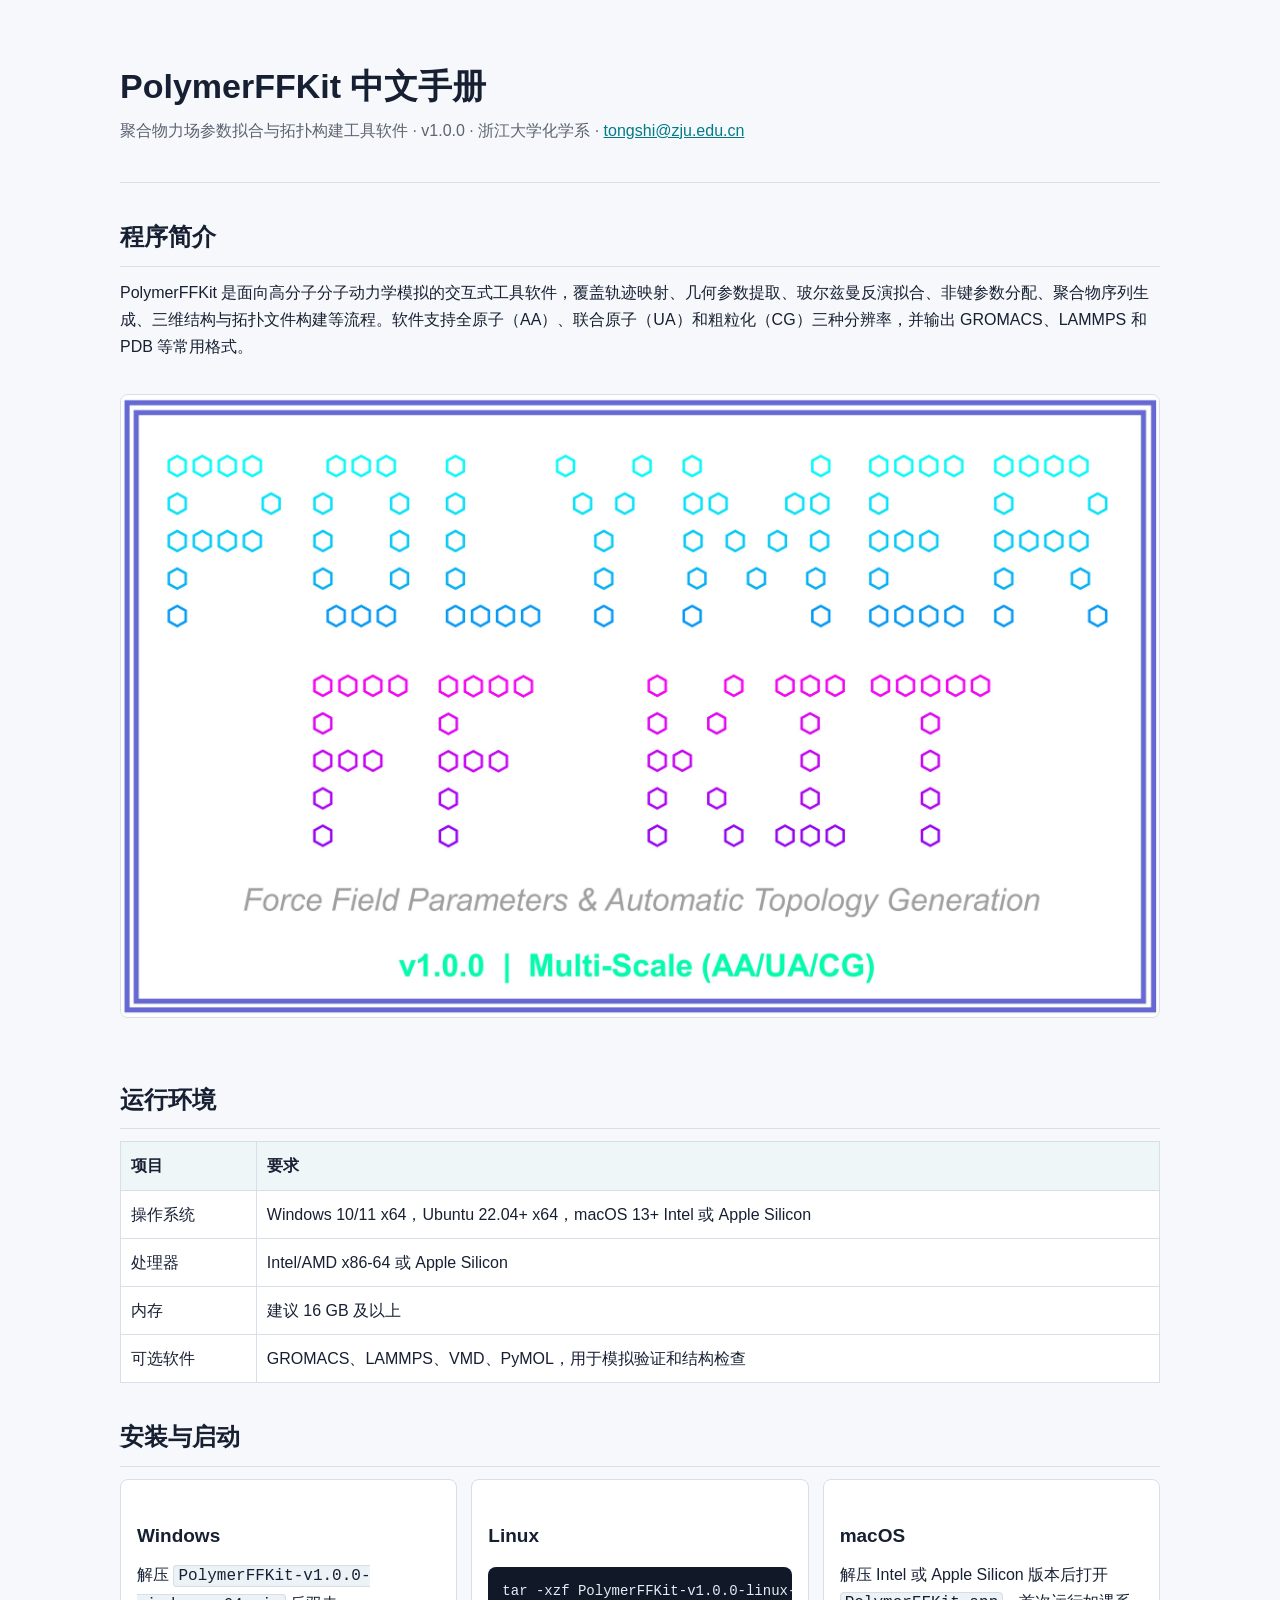
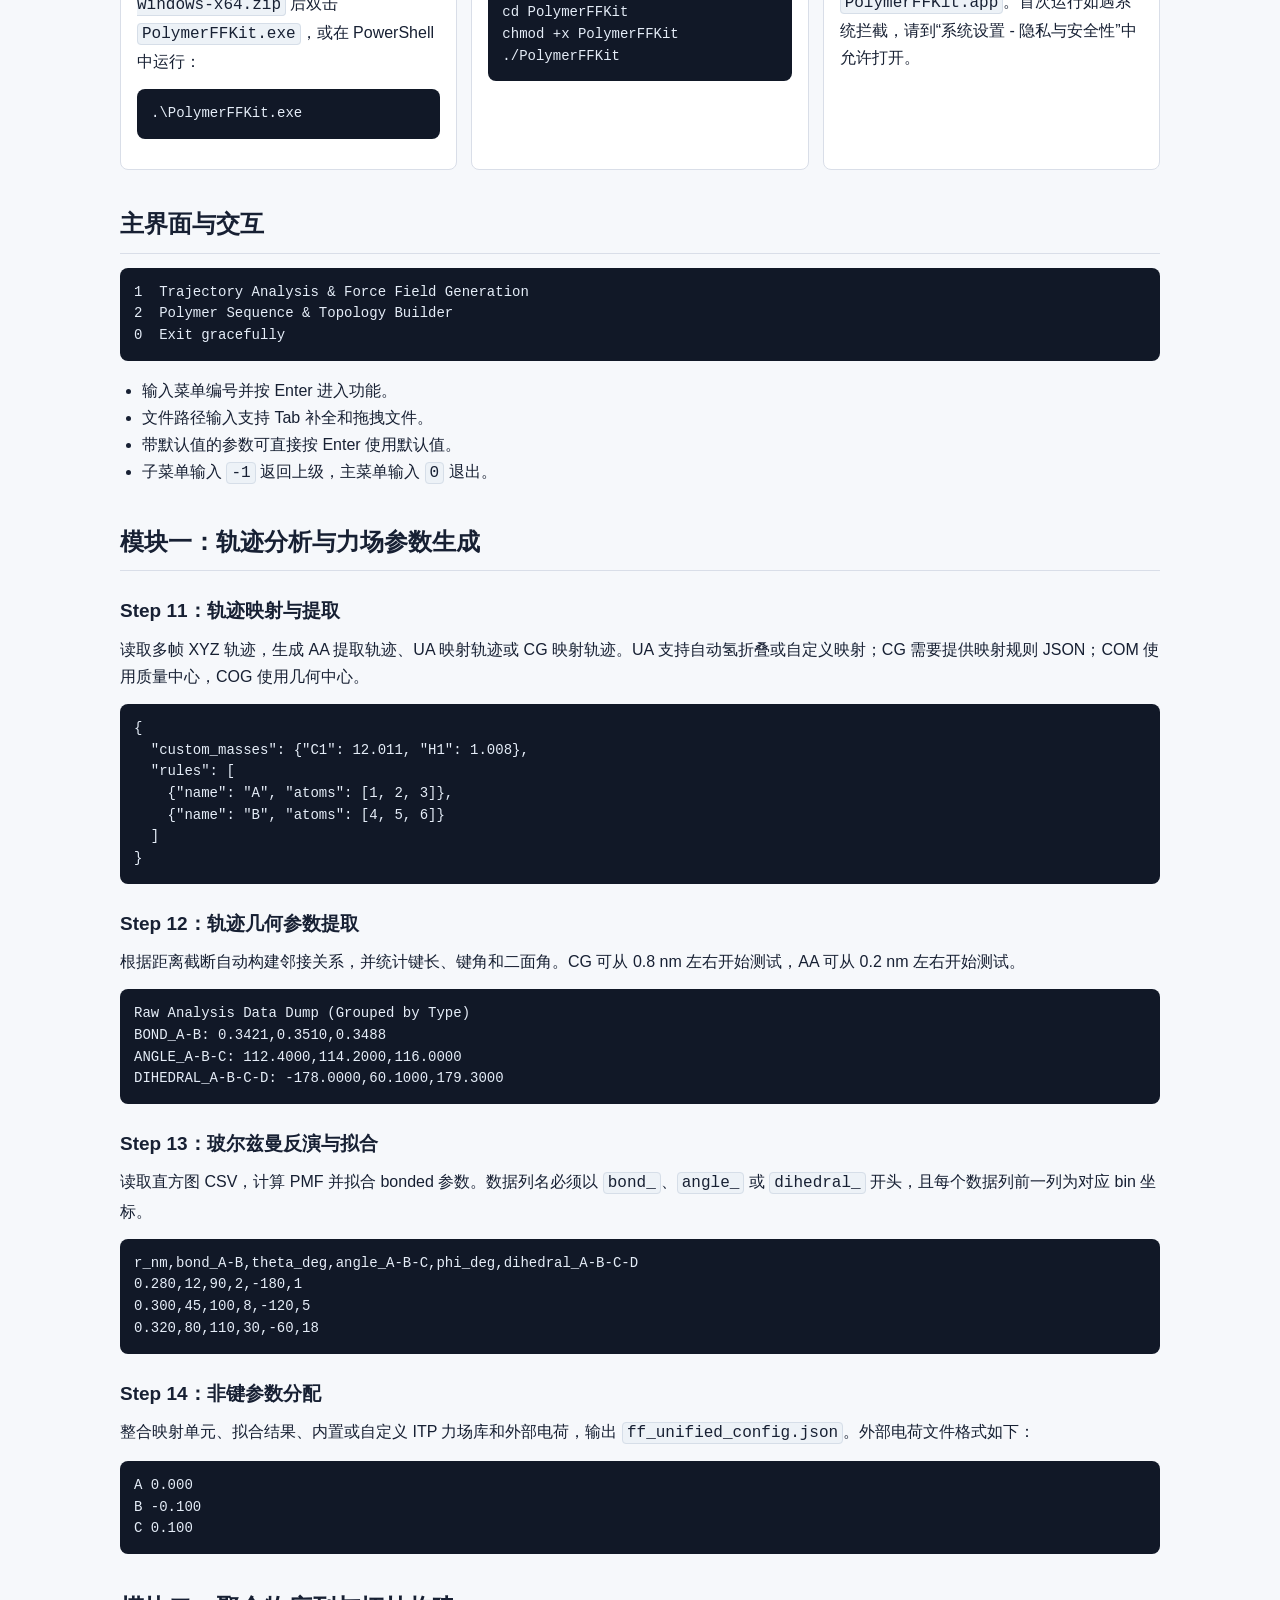
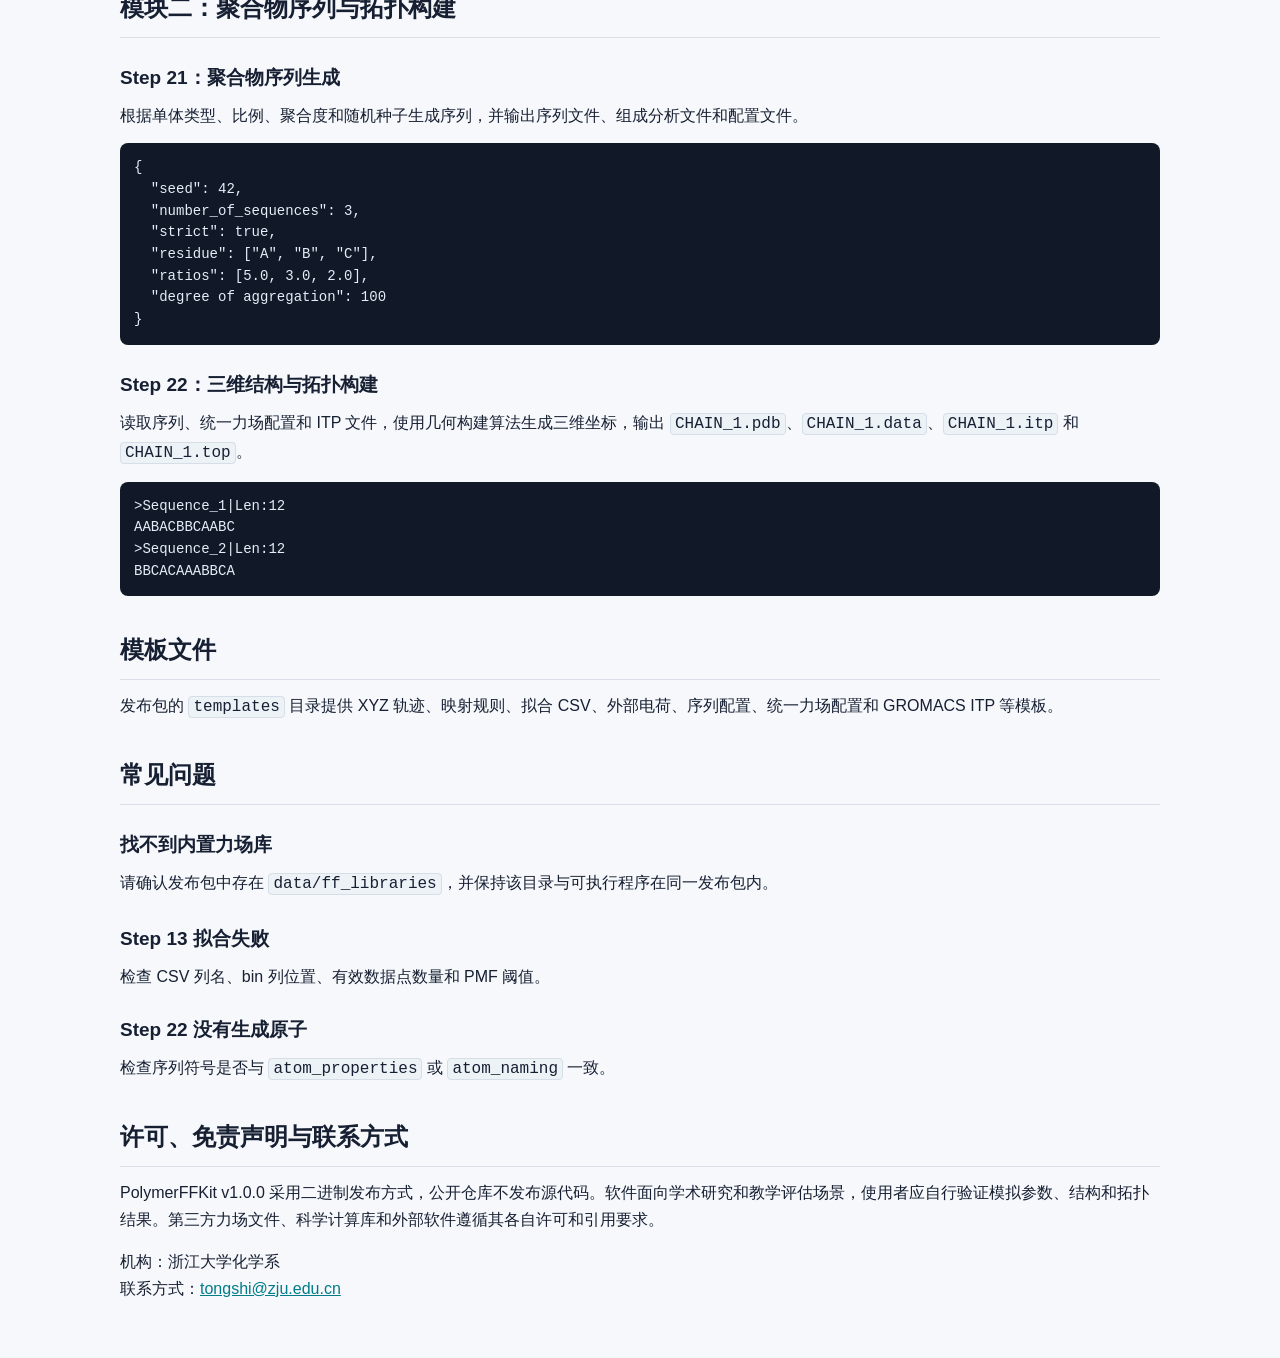
<file: manual/中文手册.html>
<!doctype html>
<html lang="zh-CN">
<head>
  <meta charset="utf-8">
  <meta name="viewport" content="width=device-width, initial-scale=1">
  <title>PolymerFFKit 中文手册</title>
  <style>
    :root{color-scheme:light;--ink:#172033;--muted:#5c6472;--line:#d9dee8;--accent:#007c89;--bg:#f6f8fb;--panel:#ffffff}
    *{box-sizing:border-box}
    body{margin:0;background:var(--bg);color:var(--ink);font:16px/1.7 -apple-system,BlinkMacSystemFont,"Segoe UI","Microsoft YaHei",Arial,sans-serif}
    main{max-width:1080px;margin:0 auto;padding:32px 20px 64px}
    header{padding:34px 0 24px;border-bottom:1px solid var(--line)}
    h1{font-size:34px;line-height:1.2;margin:0 0 10px}
    h2{font-size:24px;margin:34px 0 12px;border-bottom:1px solid var(--line);padding-bottom:8px}
    h3{font-size:19px;margin:24px 0 8px}
    p{margin:8px 0 14px}
    a{color:var(--accent)}
    .meta{color:var(--muted)}
    .hero{width:100%;border:1px solid var(--line);border-radius:8px;margin:20px 0;background:#fff}
    .grid{display:grid;grid-template-columns:repeat(auto-fit,minmax(240px,1fr));gap:14px}
    .box{background:var(--panel);border:1px solid var(--line);border-radius:8px;padding:16px}
    table{border-collapse:collapse;width:100%;background:#fff;margin:12px 0}
    th,td{border:1px solid var(--line);padding:10px;text-align:left;vertical-align:top}
    th{background:#eef6f7}
    code{background:#edf2f7;border:1px solid #d6dee8;border-radius:4px;padding:1px 4px;font-family:Consolas,monospace}
    pre{overflow:auto;background:#111827;color:#e5edf8;border-radius:8px;padding:14px;font:14px/1.55 Consolas,monospace}
    ul,ol{padding-left:22px}
    @media print{body{background:#fff}main{max-width:none;padding:0}a{color:#000}.box{break-inside:avoid}}
  </style>
</head>
<body>
<main>
  <header>
    <h1>PolymerFFKit 中文手册</h1>
    <p class="meta">聚合物力场参数拟合与拓扑构建工具软件 · v1.0.0 · 浙江大学化学系 · <a href="mailto:tongshi@zju.edu.cn">tongshi@zju.edu.cn</a></p>
  </header>

  <section>
    <h2>程序简介</h2>
    <p>PolymerFFKit 是面向高分子分子动力学模拟的交互式工具软件，覆盖轨迹映射、几何参数提取、玻尔兹曼反演拟合、非键参数分配、聚合物序列生成、三维结构与拓扑文件构建等流程。软件支持全原子（AA）、联合原子（UA）和粗粒化（CG）三种分辨率，并输出 GROMACS、LAMMPS 和 PDB 等常用格式。</p>
    <img class="hero" src="main-workflow.jpg" alt="PolymerFFKit 主页面与工作流">
  </section>

  <section>
    <h2>运行环境</h2>
    <table>
      <tr><th>项目</th><th>要求</th></tr>
      <tr><td>操作系统</td><td>Windows 10/11 x64，Ubuntu 22.04+ x64，macOS 13+ Intel 或 Apple Silicon</td></tr>
      <tr><td>处理器</td><td>Intel/AMD x86-64 或 Apple Silicon</td></tr>
      <tr><td>内存</td><td>建议 16 GB 及以上</td></tr>
      <tr><td>可选软件</td><td>GROMACS、LAMMPS、VMD、PyMOL，用于模拟验证和结构检查</td></tr>
    </table>
  </section>

  <section>
    <h2>安装与启动</h2>
    <div class="grid">
      <div class="box">
        <h3>Windows</h3>
        <p>解压 <code>PolymerFFKit-v1.0.0-windows-x64.zip</code> 后双击 <code>PolymerFFKit.exe</code>，或在 PowerShell 中运行：</p>
        <pre>.\PolymerFFKit.exe</pre>
      </div>
      <div class="box">
        <h3>Linux</h3>
        <pre>tar -xzf PolymerFFKit-v1.0.0-linux-x64.tar.gz
cd PolymerFFKit
chmod +x PolymerFFKit
./PolymerFFKit</pre>
      </div>
      <div class="box">
        <h3>macOS</h3>
        <p>解压 Intel 或 Apple Silicon 版本后打开 <code>PolymerFFKit.app</code>。首次运行如遇系统拦截，请到“系统设置 - 隐私与安全性”中允许打开。</p>
      </div>
    </div>
  </section>

  <section>
    <h2>主界面与交互</h2>
    <pre>1  Trajectory Analysis & Force Field Generation
2  Polymer Sequence & Topology Builder
0  Exit gracefully</pre>
    <ul>
      <li>输入菜单编号并按 Enter 进入功能。</li>
      <li>文件路径输入支持 Tab 补全和拖拽文件。</li>
      <li>带默认值的参数可直接按 Enter 使用默认值。</li>
      <li>子菜单输入 <code>-1</code> 返回上级，主菜单输入 <code>0</code> 退出。</li>
    </ul>
  </section>

  <section>
    <h2>模块一：轨迹分析与力场参数生成</h2>
    <h3>Step 11：轨迹映射与提取</h3>
    <p>读取多帧 XYZ 轨迹，生成 AA 提取轨迹、UA 映射轨迹或 CG 映射轨迹。UA 支持自动氢折叠或自定义映射；CG 需要提供映射规则 JSON；COM 使用质量中心，COG 使用几何中心。</p>
    <pre>{
  "custom_masses": {"C1": 12.011, "H1": 1.008},
  "rules": [
    {"name": "A", "atoms": [1, 2, 3]},
    {"name": "B", "atoms": [4, 5, 6]}
  ]
}</pre>

    <h3>Step 12：轨迹几何参数提取</h3>
    <p>根据距离截断自动构建邻接关系，并统计键长、键角和二面角。CG 可从 0.8 nm 左右开始测试，AA 可从 0.2 nm 左右开始测试。</p>
    <pre>Raw Analysis Data Dump (Grouped by Type)
BOND_A-B: 0.3421,0.3510,0.3488
ANGLE_A-B-C: 112.4000,114.2000,116.0000
DIHEDRAL_A-B-C-D: -178.0000,60.1000,179.3000</pre>

    <h3>Step 13：玻尔兹曼反演与拟合</h3>
    <p>读取直方图 CSV，计算 PMF 并拟合 bonded 参数。数据列名必须以 <code>bond_</code>、<code>angle_</code> 或 <code>dihedral_</code> 开头，且每个数据列前一列为对应 bin 坐标。</p>
    <pre>r_nm,bond_A-B,theta_deg,angle_A-B-C,phi_deg,dihedral_A-B-C-D
0.280,12,90,2,-180,1
0.300,45,100,8,-120,5
0.320,80,110,30,-60,18</pre>

    <h3>Step 14：非键参数分配</h3>
    <p>整合映射单元、拟合结果、内置或自定义 ITP 力场库和外部电荷，输出 <code>ff_unified_config.json</code>。外部电荷文件格式如下：</p>
    <pre>A 0.000
B -0.100
C 0.100</pre>
  </section>

  <section>
    <h2>模块二：聚合物序列与拓扑构建</h2>
    <h3>Step 21：聚合物序列生成</h3>
    <p>根据单体类型、比例、聚合度和随机种子生成序列，并输出序列文件、组成分析文件和配置文件。</p>
    <pre>{
  "seed": 42,
  "number_of_sequences": 3,
  "strict": true,
  "residue": ["A", "B", "C"],
  "ratios": [5.0, 3.0, 2.0],
  "degree of aggregation": 100
}</pre>

    <h3>Step 22：三维结构与拓扑构建</h3>
    <p>读取序列、统一力场配置和 ITP 文件，使用几何构建算法生成三维坐标，输出 <code>CHAIN_1.pdb</code>、<code>CHAIN_1.data</code>、<code>CHAIN_1.itp</code> 和 <code>CHAIN_1.top</code>。</p>
    <pre>&gt;Sequence_1|Len:12
AABACBBCAABC
&gt;Sequence_2|Len:12
BBCACAAABBCA</pre>
  </section>

  <section>
    <h2>模板文件</h2>
    <p>发布包的 <code>templates</code> 目录提供 XYZ 轨迹、映射规则、拟合 CSV、外部电荷、序列配置、统一力场配置和 GROMACS ITP 等模板。</p>
  </section>

  <section>
    <h2>常见问题</h2>
    <h3>找不到内置力场库</h3>
    <p>请确认发布包中存在 <code>data/ff_libraries</code>，并保持该目录与可执行程序在同一发布包内。</p>
    <h3>Step 13 拟合失败</h3>
    <p>检查 CSV 列名、bin 列位置、有效数据点数量和 PMF 阈值。</p>
    <h3>Step 22 没有生成原子</h3>
    <p>检查序列符号是否与 <code>atom_properties</code> 或 <code>atom_naming</code> 一致。</p>
  </section>

  <section>
    <h2>许可、免责声明与联系方式</h2>
    <p>PolymerFFKit v1.0.0 采用二进制发布方式，公开仓库不发布源代码。软件面向学术研究和教学评估场景，使用者应自行验证模拟参数、结构和拓扑结果。第三方力场文件、科学计算库和外部软件遵循其各自许可和引用要求。</p>
    <p>机构：浙江大学化学系<br>联系方式：<a href="mailto:tongshi@zju.edu.cn">tongshi@zju.edu.cn</a></p>
  </section>
</main>
</body>
</html>
</file>
<file: style.css>
:root {
  --ink: #16202f;
  --muted: #5e6878;
  --paper: #ffffff;
  --wash: #f5f7fa;
  --line: #d8dee8;
  --teal: #007c89;
  --teal-deep: #005d67;
  --coral: #c4513a;
  --amber: #c58a1a;
  --shadow: 0 18px 42px rgba(25, 34, 48, 0.14);
}

* {
  box-sizing: border-box;
}

html {
  scroll-behavior: smooth;
}

body {
  margin: 0;
  color: var(--ink);
  background: var(--wash);
  font: 16px/1.6 -apple-system, BlinkMacSystemFont, "Segoe UI", Arial, sans-serif;
}

a {
  color: inherit;
}

.site-header {
  position: sticky;
  top: 0;
  z-index: 20;
  display: flex;
  align-items: center;
  justify-content: space-between;
  min-height: 64px;
  padding: 0 28px;
  background: rgba(255, 255, 255, 0.94);
  border-bottom: 1px solid var(--line);
  backdrop-filter: blur(14px);
}

.brand {
  font-weight: 800;
  text-decoration: none;
  color: var(--teal-deep);
}

.nav {
  display: flex;
  align-items: center;
  gap: 22px;
  color: var(--muted);
  font-size: 14px;
}

.nav a {
  text-decoration: none;
}

.nav a:hover {
  color: var(--teal-deep);
}

.hero {
  position: relative;
  min-height: 76vh;
  display: flex;
  align-items: center;
  overflow: hidden;
  background: #15202b;
}

.hero-media {
  position: absolute;
  inset: 0;
  background: url("./assets/main-workflow.jpg") center / cover no-repeat;
  filter: saturate(0.92);
}

.hero::after {
  content: "";
  position: absolute;
  inset: 0;
  background: rgba(6, 18, 28, 0.62);
}

.hero-content {
  position: relative;
  z-index: 1;
  width: min(920px, calc(100% - 40px));
  margin: 0 auto;
  color: white;
  padding: 64px 0;
}

.eyebrow {
  margin: 0 0 10px;
  color: var(--amber);
  font-size: 13px;
  font-weight: 800;
  letter-spacing: 0;
  text-transform: uppercase;
}

.hero .eyebrow {
  color: #f0bd58;
}

h1,
h2,
h3,
p {
  margin-top: 0;
}

h1 {
  margin-bottom: 18px;
  font-size: clamp(52px, 7vw, 92px);
  line-height: 0.95;
  letter-spacing: 0;
}

h2 {
  margin-bottom: 14px;
  font-size: clamp(30px, 4vw, 46px);
  line-height: 1.08;
  letter-spacing: 0;
}

h3 {
  margin-bottom: 8px;
  font-size: 19px;
  letter-spacing: 0;
}

.lead {
  max-width: 760px;
  color: rgba(255, 255, 255, 0.9);
  font-size: 20px;
}

.hero-actions,
.manual-list,
.resource-actions {
  display: flex;
  flex-wrap: wrap;
  gap: 12px;
}

.button,
.manual-list a {
  display: inline-flex;
  align-items: center;
  justify-content: center;
  min-height: 44px;
  padding: 0 18px;
  border-radius: 6px;
  border: 1px solid transparent;
  font-weight: 700;
  text-decoration: none;
}

.button.primary,
.button.compact {
  background: var(--teal);
  color: white;
}

.button.secondary {
  border-color: rgba(255, 255, 255, 0.72);
  color: white;
}

.button:hover,
.manual-list a:hover {
  transform: translateY(-1px);
}

.section {
  padding: 72px max(20px, calc((100vw - 1120px) / 2));
  background: var(--paper);
}

.section.alt {
  background: #eef5f6;
}

.section-heading {
  max-width: 760px;
  margin-bottom: 30px;
}

.section-heading p,
.workflow-panel,
.note,
.footer {
  color: var(--muted);
}

.download-grid,
.resource-grid {
  display: grid;
  gap: 16px;
}

.download-grid {
  grid-template-columns: repeat(4, minmax(0, 1fr));
}

.resource-grid {
  grid-template-columns: repeat(2, minmax(0, 1fr));
}

.download-card,
.resource-card,
.workflow-panel {
  background: white;
  border: 1px solid var(--line);
  border-radius: 8px;
  padding: 22px;
  box-shadow: var(--shadow);
}

.platform {
  display: inline-block;
  margin-bottom: 14px;
  color: var(--coral);
  font-size: 13px;
  font-weight: 800;
}

code {
  padding: 1px 4px;
  border: 1px solid #d4dce7;
  border-radius: 4px;
  background: #edf2f6;
  font-family: Consolas, "SFMono-Regular", monospace;
  font-size: 0.95em;
}

.compact {
  width: 100%;
  margin-top: 8px;
}

.resource-actions .compact {
  flex: 1 1 150px;
  width: auto;
}

.note {
  margin-top: 20px;
  max-width: 900px;
  font-size: 14px;
}

.manual-list a {
  background: white;
  border-color: var(--line);
  color: var(--teal-deep);
}

.split {
  display: grid;
  grid-template-columns: minmax(0, 0.9fr) minmax(320px, 1.1fr);
  gap: 40px;
  align-items: start;
}

.workflow-panel ol {
  margin: 0;
  padding-left: 22px;
}

.workflow-panel li + li {
  margin-top: 10px;
}

.tree {
  overflow: auto;
  margin: 0;
  padding: 18px;
  border-radius: 8px;
  background: #111827;
  color: #e5edf8;
  font: 14px/1.55 Consolas, "SFMono-Regular", monospace;
}

.footer {
  padding: 28px 20px;
  text-align: center;
  background: #172033;
  color: rgba(255, 255, 255, 0.78);
}

.footer p {
  margin: 0;
}

.footer a {
  color: white;
}

@media (max-width: 980px) {
  .download-grid,
  .resource-grid {
    grid-template-columns: repeat(2, minmax(0, 1fr));
  }

  .split {
    grid-template-columns: 1fr;
  }
}

@media (max-width: 720px) {
  .site-header {
    align-items: flex-start;
    flex-direction: column;
    gap: 8px;
    padding: 12px 18px;
  }

  .nav {
    width: 100%;
    overflow-x: auto;
    gap: 16px;
    padding-bottom: 4px;
  }

  .hero {
    min-height: 68vh;
  }

  .hero-content {
    padding: 48px 0;
  }

  .lead {
    font-size: 18px;
  }

  .section {
    padding-top: 54px;
    padding-bottom: 54px;
  }

  .download-grid,
  .resource-grid {
    grid-template-columns: 1fr;
  }
}
</file>
<file: request-source.css>
.request-page { max-width: 1160px; margin: auto; padding: 56px 24px 72px; }
.request-page h1 { font-size: clamp(32px, 5vw, 48px); margin-bottom: 8px; }
.request-subtitle { font-size: 22px; color: var(--teal-deep); }
.request-layout { display: grid; grid-template-columns: minmax(0, 2fr) minmax(260px, 1fr); gap: 28px; align-items: start; }
.request-card { padding: 28px; background: white; border: 1px solid var(--line); border-radius: 12px; min-width: 0; }
.request-card > .note:first-child { margin-top: 0; }
.request-fields { display: grid; grid-template-columns: repeat(2, minmax(0, 1fr)); gap: 22px; }
.field { min-width: 0; }
.full-width { grid-column: 1 / -1; }
.request-page label { display: block; margin-bottom: 8px; font-weight: 600; }
.request-page input, .request-page textarea { display: block; width: 100%; border: 1px solid #a6b2bf; border-radius: 6px; padding: 11px 12px; font: inherit; color: var(--ink); background: white; }
.request-page textarea { resize: vertical; }
.request-page small, .translation, .request-info li span { color: var(--muted); font-size: 14px; }
.request-page small { display: block; margin-top: 6px; }
.request-page :focus-visible { outline: 3px solid var(--teal); outline-offset: 3px; }
.request-page .button { font: inherit; cursor: pointer; white-space: normal; text-align: center; }
.request-page .primary { background: var(--teal-deep); color: white; border-color: var(--teal-deep); }
.request-page .button:disabled { opacity: .5; cursor: not-allowed; }
.request-info h2 { font-size: 24px; }
.request-info > p { margin-top: 16px; }
.request-info a { overflow-wrap: anywhere; color: var(--teal-deep); }
.request-info hr { border: 0; border-top: 1px solid var(--line); margin: 24px 0; }
.request-info ol { padding-left: 22px; }
.request-info li + li { margin-top: 16px; }
.email-result { margin-top: 28px; padding-top: 24px; border-top: 1px solid var(--line); }
.email-result h2 { font-size: 23px; }
.request-actions { display: flex; flex-wrap: wrap; gap: 12px; margin-top: 16px; }
.nav a[aria-current="page"] { color: var(--teal-deep); font-weight: 700; }
@media (max-width: 820px) { .request-layout { grid-template-columns: 1fr; } }
@media (max-width: 520px) {
  .request-page { padding: 32px 16px 48px; }
  .request-card { padding: 20px; }
  .request-fields { grid-template-columns: 1fr; }
  .request-actions .button { width: 100%; }
}
</file>
